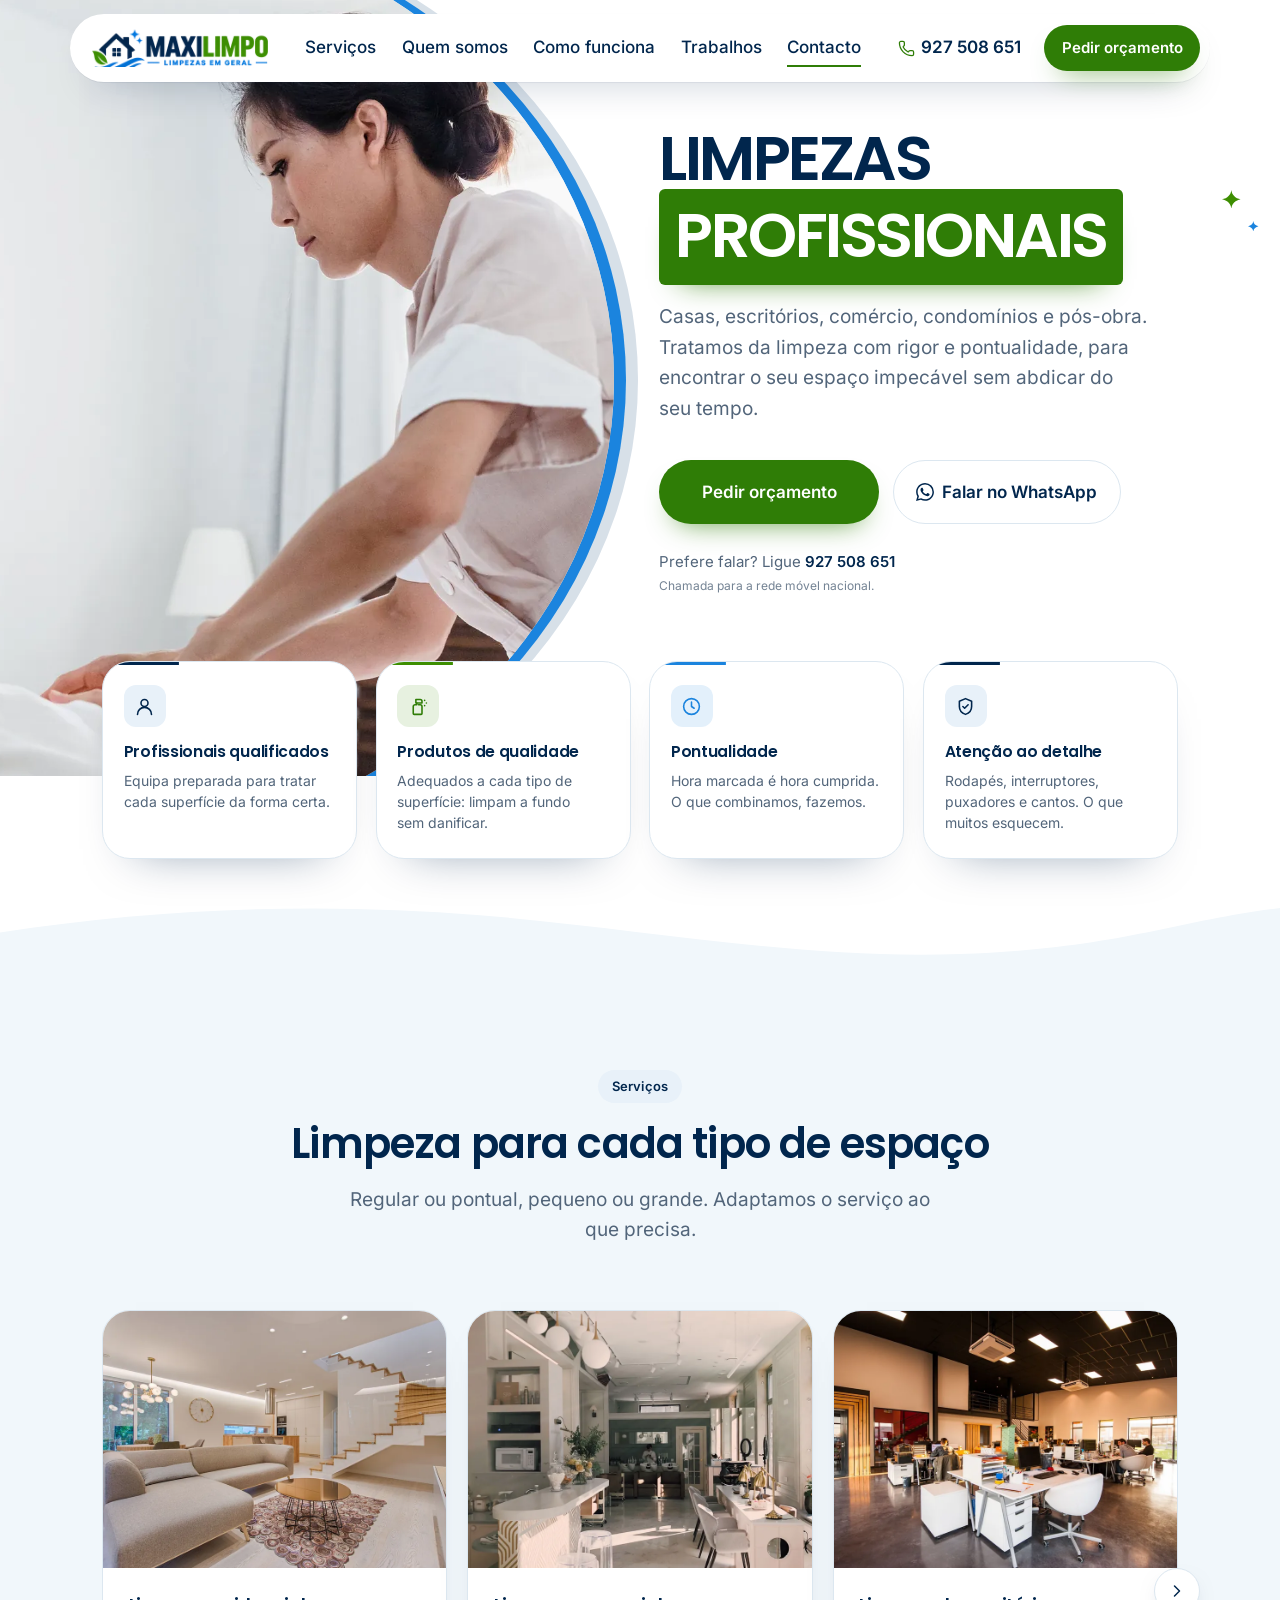
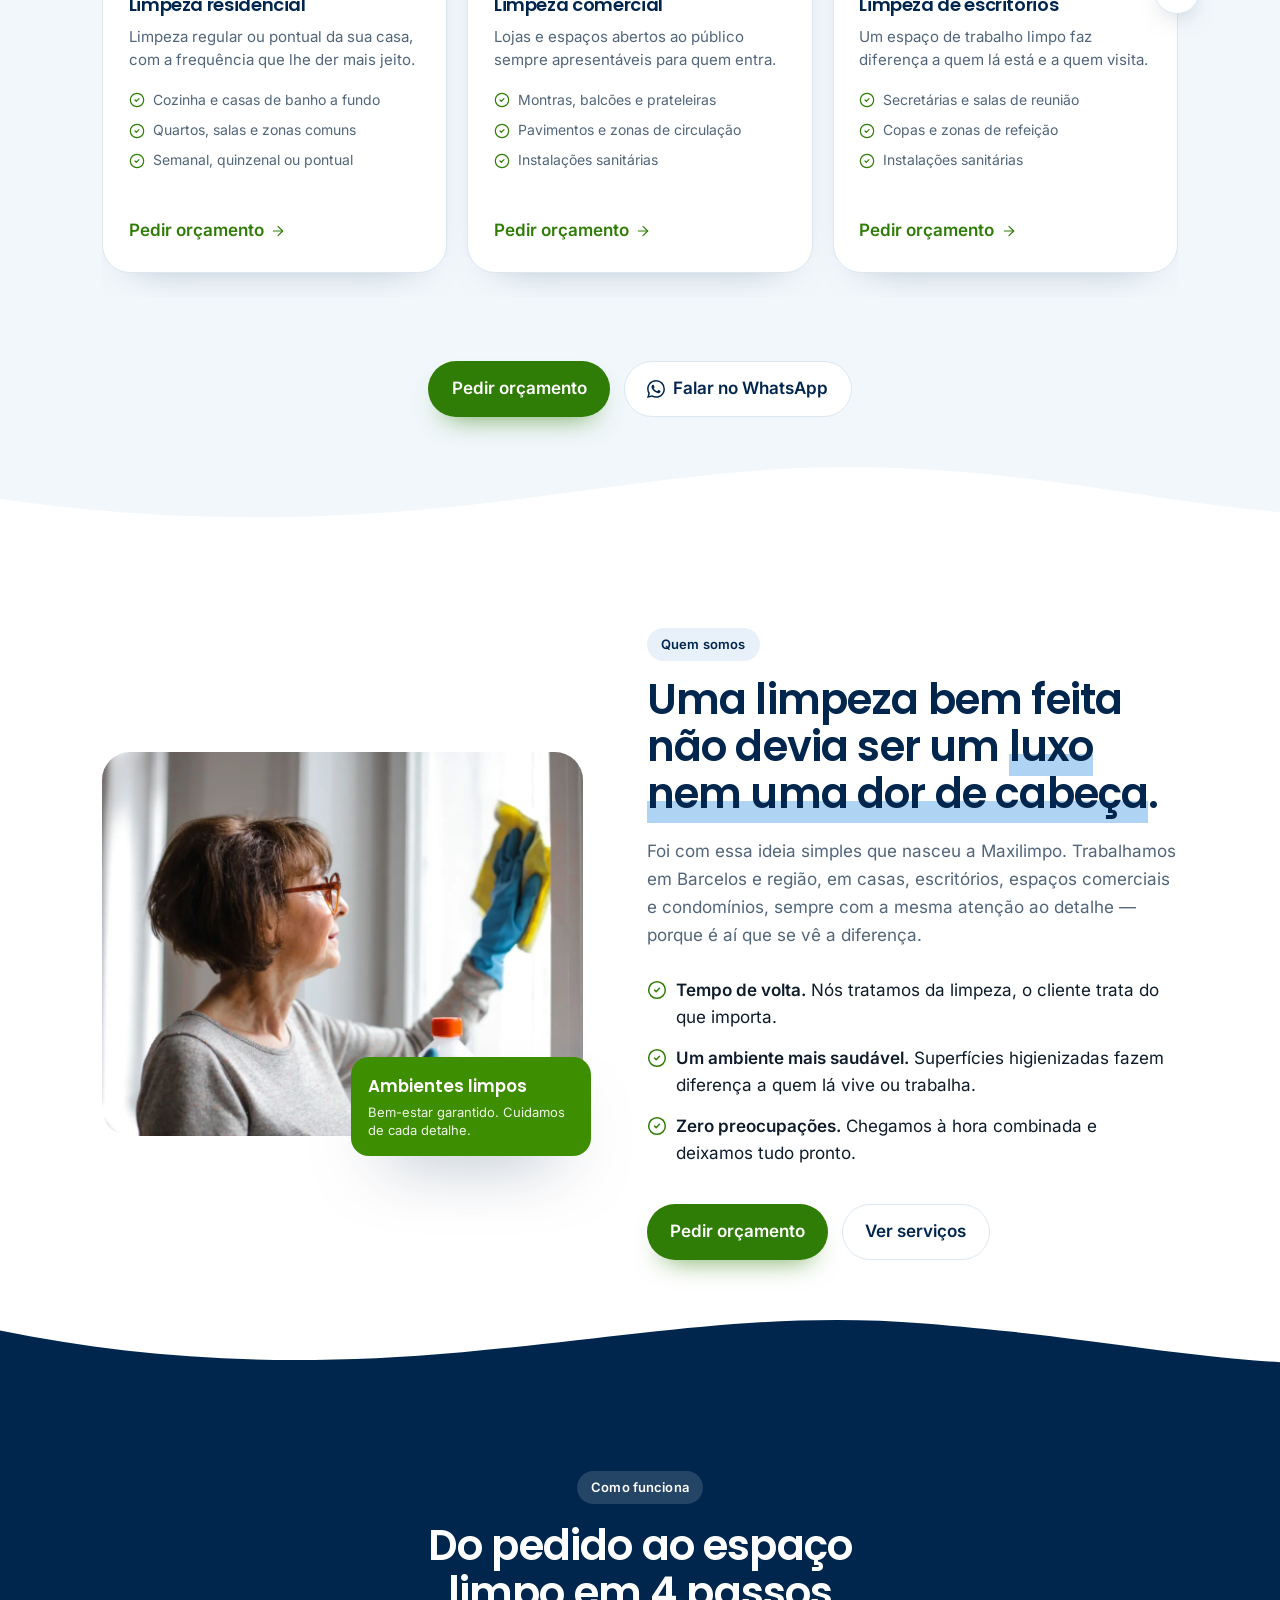
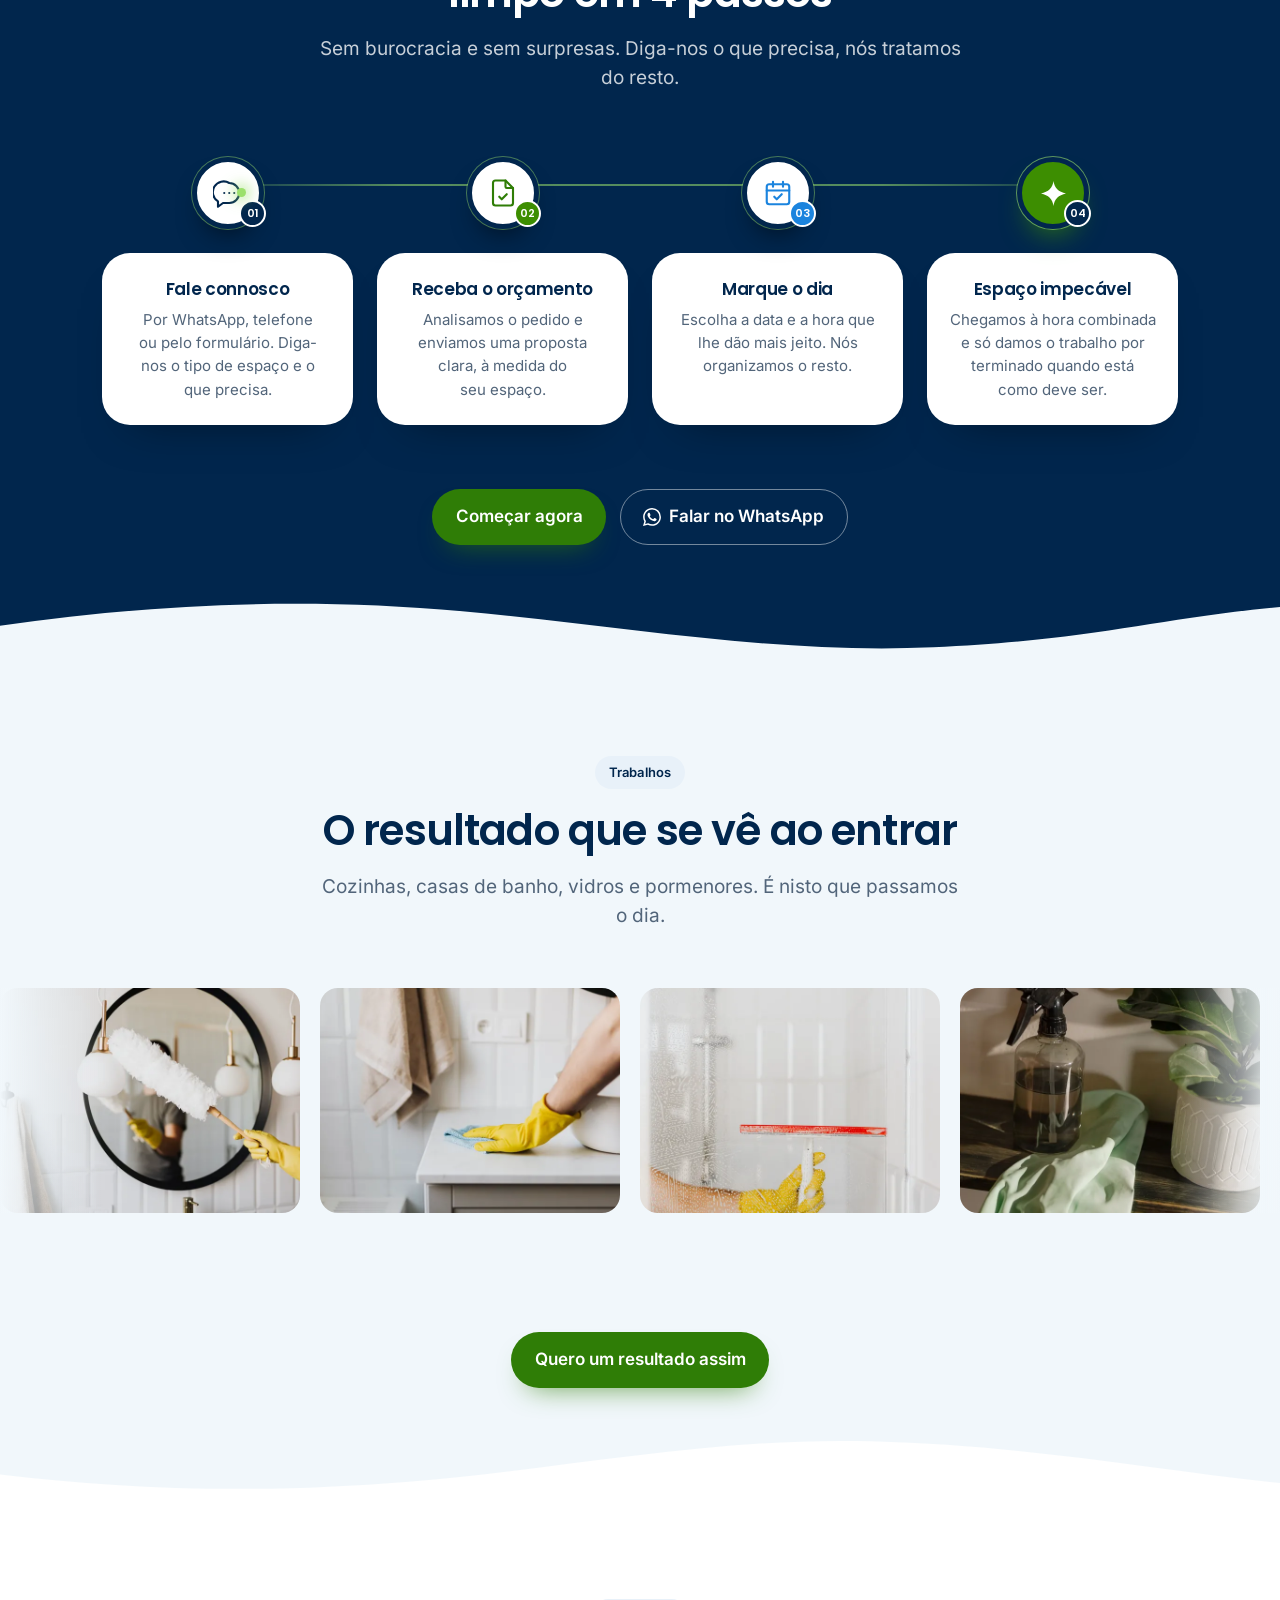
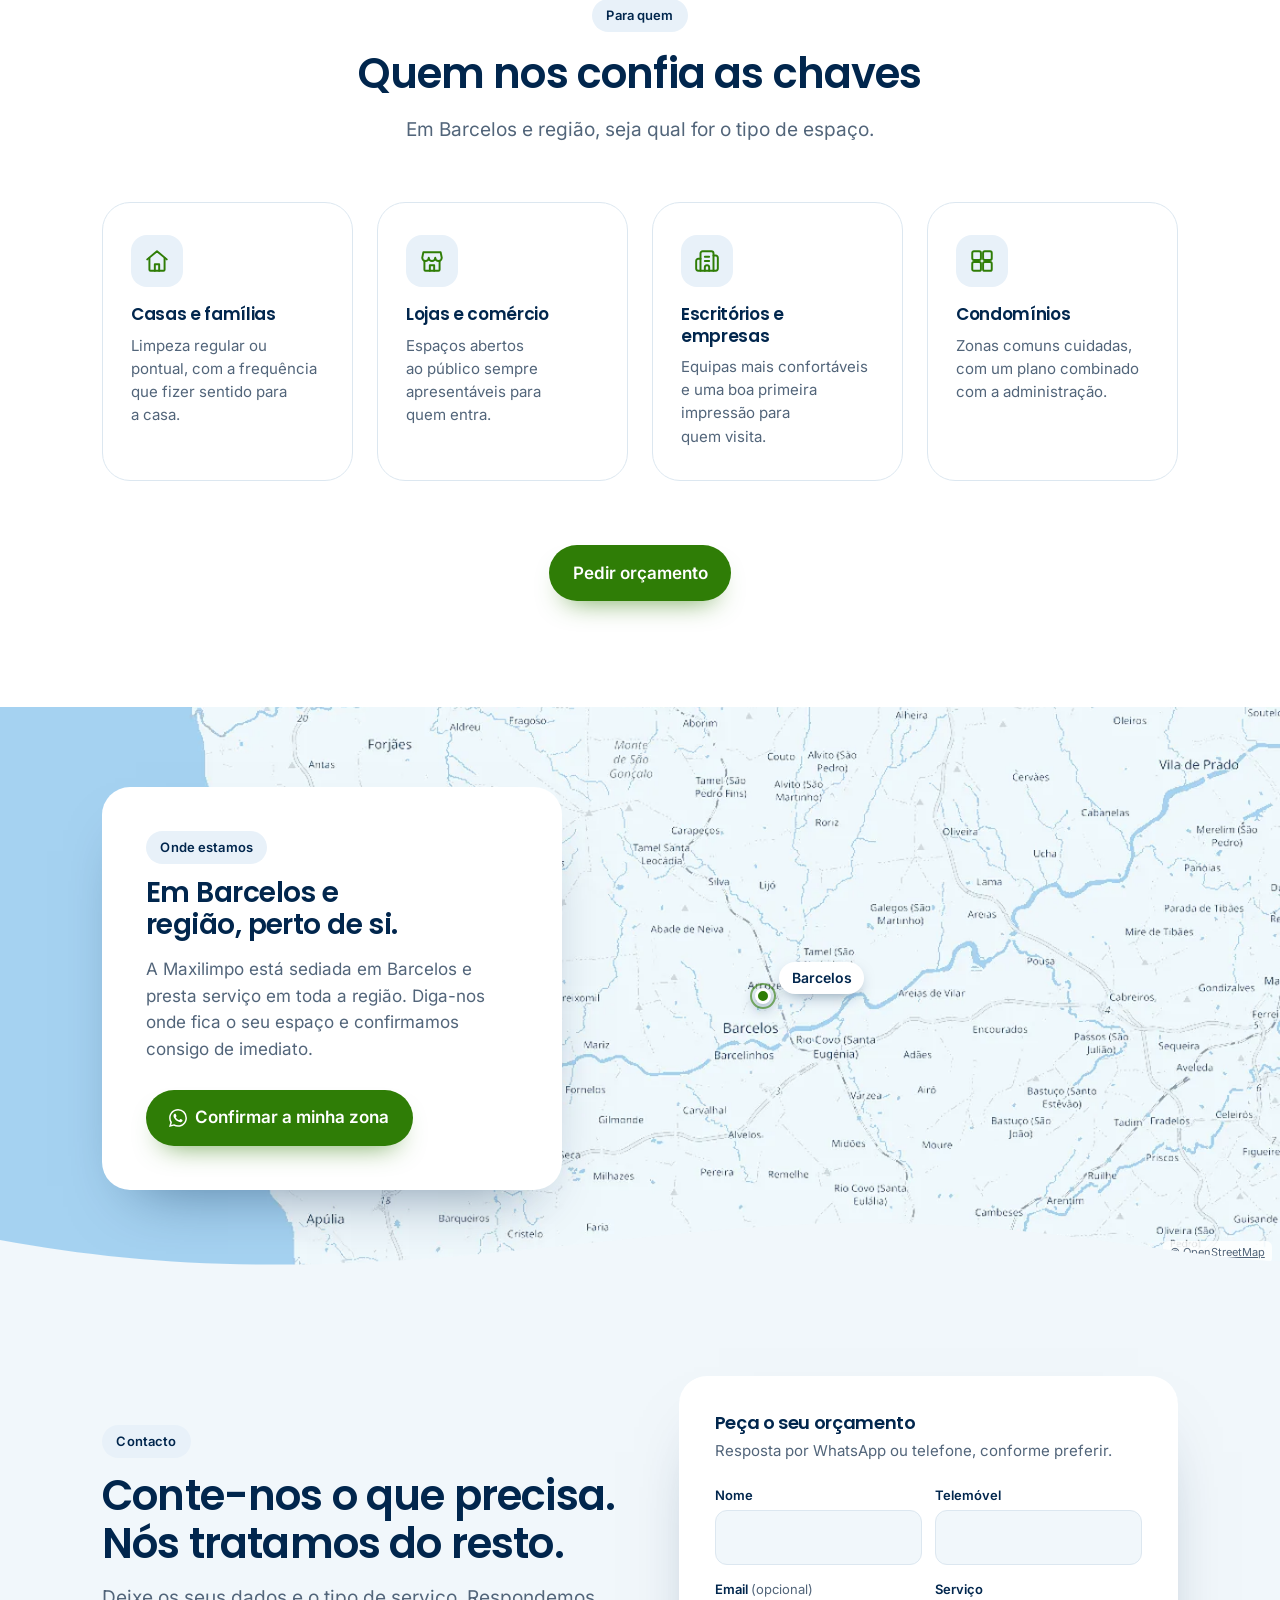
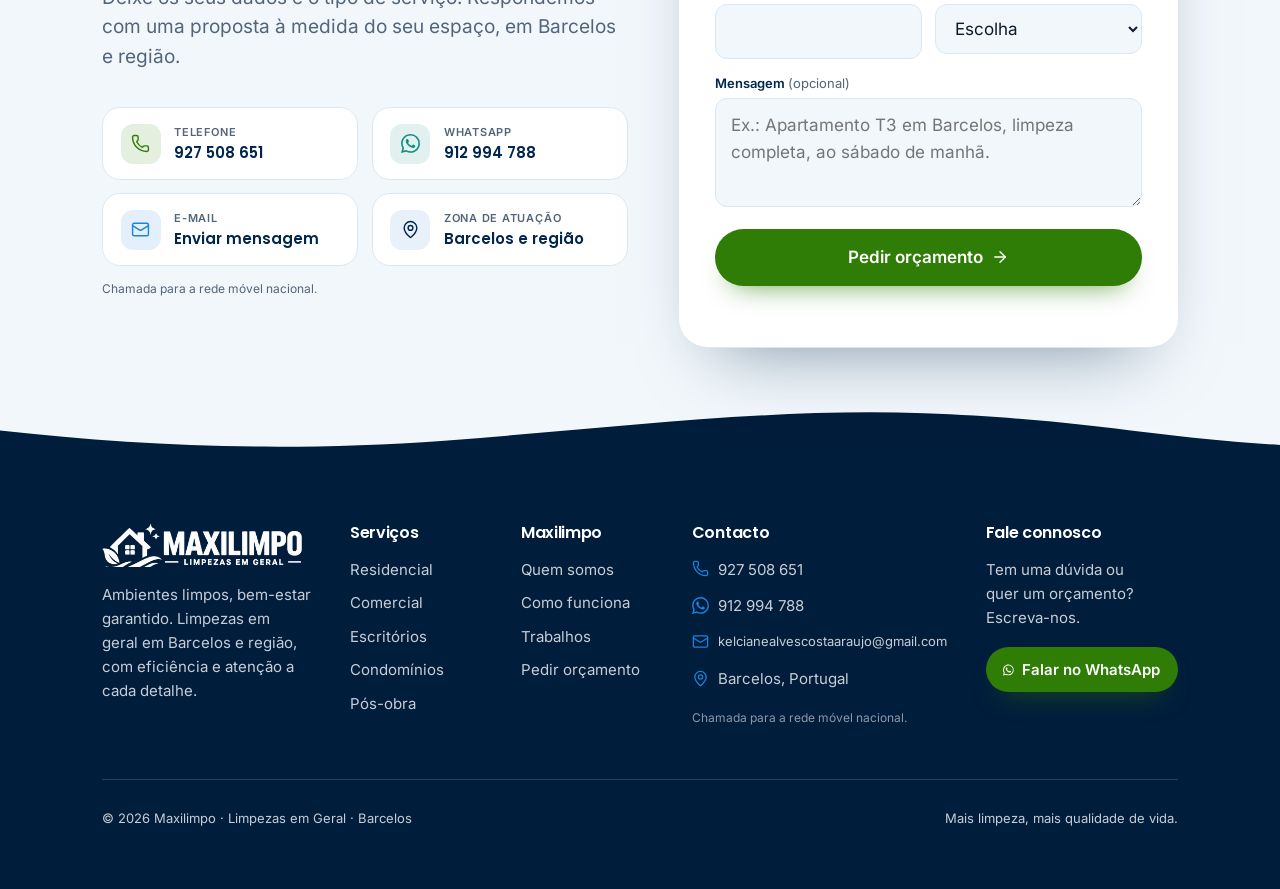
<file: index.html>
<!doctype html>
<html lang="pt-PT">
<head>
  <meta charset="utf-8">
  <meta name="viewport" content="width=device-width, initial-scale=1">
  <title>Maxilimpo | Limpezas Residenciais, Comerciais e Pós-Obra em Barcelos e região</title>
  <meta name="description" content="Limpezas profissionais em Barcelos e região: casas, escritórios, espaços comerciais, condomínios e pós-obra. Profissionais qualificados, produtos de qualidade e pontualidade. Peça o seu orçamento.">
  <meta name="theme-color" content="#01264D">
  <!-- TODO: quando houver domínio, adicionar <link rel="canonical"> e og:url -->
  <meta property="og:type" content="website">
  <meta property="og:locale" content="pt_PT">
  <meta property="og:title" content="Maxilimpo | Limpezas em Geral em Barcelos e região">
  <meta property="og:description" content="Mais limpeza, mais qualidade de vida. Limpezas para casas, empresas e condomínios em Barcelos e região.">
  <meta property="og:image" content="assets/img/fotos/hero.webp">

  <link rel="icon" href="favicon.ico" sizes="32x32">
  <link rel="icon" href="assets/img/icon-32.png" type="image/png">
  <link rel="apple-touch-icon" href="assets/img/icon-180.png">

  <link rel="preload" href="assets/fonts/poppins-600-latin.woff2" as="font" type="font/woff2" crossorigin>
  <link rel="preload" href="assets/fonts/inter-latin.woff2" as="font" type="font/woff2" crossorigin>
  <link rel="preload" as="image" type="image/webp" href="assets/img/fotos/hero-mobile.webp" media="(max-width: 979px)">
  <link rel="preload" as="image" type="image/webp" imagesrcset="assets/img/fotos/hero.webp 1100w, assets/img/fotos/hero-2x.webp 1500w" imagesizes="50vw" media="(min-width: 980px)">
  <link rel="stylesheet" href="css/styles.css">
  <script>document.documentElement.classList.add('js')</script>

  <script type="application/ld+json">
  {
    "@context": "https://schema.org",
    "@type": "LocalBusiness",
    "name": "Maxilimpo",
    "alternateName": "Maxilimpo — Limpezas em Geral",
    "slogan": "Mais limpeza, mais qualidade de vida.",
    "description": "Serviços de limpeza em Barcelos e região para casas, escritórios, espaços comerciais, condomínios e pós-obra.",
    "telephone": "+351927508651",
    "email": "kelcianealvescostaaraujo@gmail.com",
    "image": "assets/img/logo-maxilimpo-380.png",
    "address": {
      "@type": "PostalAddress",
      "addressLocality": "Barcelos",
      "addressRegion": "Braga",
      "addressCountry": "PT"
    },
    "areaServed": { "@type": "City", "name": "Barcelos" },
    "hasOfferCatalog": {
      "@type": "OfferCatalog",
      "name": "Serviços de limpeza",
      "itemListElement": [
        { "@type": "Offer", "itemOffered": { "@type": "Service", "name": "Limpeza residencial" } },
        { "@type": "Offer", "itemOffered": { "@type": "Service", "name": "Limpeza comercial" } },
        { "@type": "Offer", "itemOffered": { "@type": "Service", "name": "Limpeza de escritórios" } },
        { "@type": "Offer", "itemOffered": { "@type": "Service", "name": "Limpeza de condomínios" } },
        { "@type": "Offer", "itemOffered": { "@type": "Service", "name": "Limpeza pós-obra" } },
        { "@type": "Offer", "itemOffered": { "@type": "Service", "name": "Limpezas profundas" } }
      ]
    }
  }
  </script>
</head>
<body>

<svg width="0" height="0" style="position:absolute" aria-hidden="true" focusable="false">
  <defs>
    <symbol id="i-whatsapp" viewBox="0 0 24 24"><path fill="currentColor" stroke="none" d="M17.472 14.382c-.297-.149-1.758-.867-2.03-.967-.273-.099-.471-.148-.67.15-.197.297-.767.966-.94 1.164-.173.199-.347.223-.644.075-.297-.15-1.255-.463-2.39-1.475-.883-.788-1.48-1.761-1.653-2.059-.173-.297-.018-.458.13-.606.134-.133.298-.347.446-.52.149-.174.198-.298.298-.497.099-.198.05-.371-.025-.52-.075-.149-.669-1.612-.916-2.207-.242-.579-.487-.5-.669-.51-.173-.008-.371-.01-.57-.01-.198 0-.52.074-.792.372-.272.297-1.04 1.016-1.04 2.479 0 1.462 1.065 2.875 1.213 3.074.149.198 2.096 3.2 5.077 4.487.709.306 1.262.489 1.694.625.712.227 1.36.195 1.871.118.571-.085 1.758-.719 2.006-1.413.248-.694.248-1.289.173-1.413-.074-.124-.272-.198-.57-.347m-5.421 7.403h-.004a9.87 9.87 0 01-5.031-1.378l-.361-.214-3.741.982.998-3.648-.235-.374a9.86 9.86 0 01-1.51-5.26c.001-5.45 4.436-9.884 9.888-9.884 2.64 0 5.122 1.03 6.988 2.898a9.825 9.825 0 012.893 6.994c-.003 5.45-4.437 9.884-9.885 9.884m8.413-18.297A11.815 11.815 0 0012.05 0C5.495 0 .16 5.335.157 11.892c0 2.096.547 4.142 1.588 5.945L.057 24l6.305-1.654a11.882 11.882 0 005.683 1.448h.005c6.554 0 11.89-5.335 11.893-11.893a11.821 11.821 0 00-3.48-8.413Z"/></symbol>
    <symbol id="i-phone" viewBox="0 0 24 24"><path d="M13.832 16.568a1 1 0 0 0 1.213-.303l.355-.465A2 2 0 0 1 17 15h3a2 2 0 0 1 2 2v3a2 2 0 0 1-2 2A18 18 0 0 1 2 4a2 2 0 0 1 2-2h3a2 2 0 0 1 2 2v3a2 2 0 0 1-.8 1.6l-.468.351a1 1 0 0 0-.292 1.233 14 14 0 0 0 6.392 6.384"/></symbol>
    <symbol id="i-mail" viewBox="0 0 24 24"><path d="m22 7-8.991 5.727a2 2 0 0 1-2.009 0L2 7"/><rect x="2" y="4" width="20" height="16" rx="2"/></symbol>
    <symbol id="i-pin" viewBox="0 0 24 24"><path d="M20 10c0 4.993-5.539 10.193-7.399 11.799a1 1 0 0 1-1.202 0C9.539 20.193 4 14.993 4 10a8 8 0 0 1 16 0"/><circle cx="12" cy="10" r="3"/></symbol>
    <symbol id="i-home" viewBox="0 0 24 24"><path d="M3 10.5 12 3l9 7.5"/><path d="M5 9.5V20a1 1 0 0 0 1 1h12a1 1 0 0 0 1-1V9.5"/><path d="M10 21v-6h4v6"/></symbol>
    <symbol id="i-store" viewBox="0 0 24 24"><path d="M4 4h16l1 5a3 3 0 0 1-6 0 3 3 0 0 1-6 0 3 3 0 0 1-6 0z"/><path d="M5 12v8a1 1 0 0 0 1 1h12a1 1 0 0 0 1-1v-8"/><path d="M10 21v-5h4v5"/></symbol>
    <symbol id="i-building" viewBox="0 0 24 24"><path d="M10 12h4"/><path d="M10 8h4"/><path d="M14 21v-3a2 2 0 0 0-4 0v3"/><path d="M6 10H4a2 2 0 0 0-2 2v7a2 2 0 0 0 2 2h16a2 2 0 0 0 2-2V9a2 2 0 0 0-2-2h-2"/><path d="M6 21V5a2 2 0 0 1 2-2h8a2 2 0 0 1 2 2v16"/></symbol>
    <symbol id="i-blocks" viewBox="0 0 24 24"><rect x="3" y="3" width="8" height="8" rx="1.5"/><rect x="13" y="3" width="8" height="8" rx="1.5"/><rect x="3" y="13" width="8" height="8" rx="1.5"/><rect x="13" y="13" width="8" height="8" rx="1.5"/></symbol>
    <symbol id="i-spray" viewBox="0 0 24 24"><path d="M9 4h5a2 2 0 0 1 2 2v2H9z"/><path d="M10 8v2H8a2 2 0 0 0-2 2v8a1 1 0 0 0 1 1h8a1 1 0 0 0 1-1v-8a2 2 0 0 0-2-2h-2"/><path d="M19 5h.01"/><path d="M21 8h.01"/><path d="M19 11h.01"/></symbol>
    <symbol id="i-clock" viewBox="0 0 24 24"><circle cx="12" cy="12" r="9"/><path d="M12 7v5l3 2"/></symbol>
    <symbol id="i-shield" viewBox="0 0 24 24"><path d="M12 3 5 6v6c0 4.5 3 7.7 7 9 4-1.3 7-4.5 7-9V6z"/><path d="m9 12 2 2 4-4"/></symbol>
    <symbol id="i-user" viewBox="0 0 24 24"><circle cx="12" cy="8" r="4"/><path d="M4 21a8 8 0 0 1 16 0"/></symbol>
    <symbol id="i-check" viewBox="0 0 24 24"><circle cx="12" cy="12" r="10"/><path d="m9 12 2 2 4-4"/></symbol>
    <symbol id="i-chat" viewBox="0 0 24 24"><path d="M21 12a8 8 0 0 1-8 8H8l-4 3v-4.3A8 8 0 0 1 13 4a8 8 0 0 1 8 8"/><path d="M9 12h.01"/><path d="M13 12h.01"/><path d="M17 12h.01"/></symbol>
    <symbol id="i-file-check" viewBox="0 0 24 24"><path d="M6 22a2 2 0 0 1-2-2V4a2 2 0 0 1 2-2h8l6 6v12a2 2 0 0 1-2 2z"/><path d="M14 2v5a1 1 0 0 0 1 1h5"/><path class="tick" d="m9 15 2 2 4-4"/></symbol>
    <symbol id="i-calendar" viewBox="0 0 24 24"><rect x="3" y="5" width="18" height="16" rx="2"/><path d="M8 3v4"/><path d="M16 3v4"/><path d="M3 10h18"/><path class="tick" d="m9 15 2 2 4-4"/></symbol>
    <symbol id="i-arrow-right" viewBox="0 0 24 24"><path d="M5 12h14"/><path d="m12 5 7 7-7 7"/></symbol>
    <symbol id="i-chevron-left" viewBox="0 0 24 24"><path d="m15 18-6-6 6-6"/></symbol>
    <symbol id="i-chevron-right" viewBox="0 0 24 24"><path d="m9 18 6-6-6-6"/></symbol>
    <symbol id="i-menu" viewBox="0 0 24 24"><path d="M4 5h16"/><path d="M4 12h16"/><path d="M4 19h16"/></symbol>
    <symbol id="i-x" viewBox="0 0 24 24"><path d="M18 6 6 18"/><path d="m6 6 12 12"/></symbol>
    <!-- brilho de 4 pontas, eco do logótipo -->
    <symbol id="i-sparkle-solid" viewBox="0 0 24 24"><path d="M12 0c.7 6.3 4.9 10.6 12 12-7.1 1.4-11.3 5.7-12 12-.7-6.3-4.9-10.6-12-12C7.1 10.6 11.3 6.3 12 0Z"/></symbol>
  </defs>
</svg>

<a class="skip-link" href="#conteudo">Saltar para o conteúdo</a>

<header class="site-header">
  <div class="header-inner">
    <a class="brand" href="#topo" aria-label="Maxilimpo, início">
      <picture>
        <source srcset="assets/img/logo-maxilimpo-380.webp" type="image/webp">
        <img src="assets/img/logo-maxilimpo-380.png" alt="Maxilimpo — Limpezas em Geral" width="380" height="84">
      </picture>
    </a>

    <nav class="nav" id="menu" aria-label="Principal">
      <ul>
        <li><a href="#servicos">Serviços</a></li>
        <li><a href="#sobre">Quem somos</a></li>
        <li><a href="#como-funciona">Como funciona</a></li>
        <li><a href="#trabalhos">Trabalhos</a></li>
        <li><a href="#contacto">Contacto</a></li>
      </ul>
    </nav>

    <a class="header-phone" href="tel:+351927508651">
      <svg class="ico" aria-hidden="true"><use href="#i-phone"/></svg>927 508 651
    </a>
    <a class="btn btn-primary btn-sm header-cta" href="#contacto" data-quote>Pedir orçamento</a>

    <button class="menu-toggle" type="button" aria-expanded="false" aria-controls="menu">
      <svg class="ico ico-open" aria-hidden="true"><use href="#i-menu"/></svg>
      <svg class="ico ico-close" aria-hidden="true"><use href="#i-x"/></svg>
      <span class="sr-only">Abrir menu</span>
    </button>
  </div>
</header>

<main id="conteudo">

  <!-- ====================== 01 · Hero ====================== -->
  <section class="hero" id="topo" aria-labelledby="hero-title">
    <!-- Foto provisória (Pexels): substituir por foto real mantendo nome e proporção.
         Arcos: cinzento (fora), azul-água (meio) e a foto (dentro). -->
    <div class="hero-art">
      <div class="arc arc--grey" aria-hidden="true"></div>
      <div class="arc arc--blue" aria-hidden="true"></div>
      <div class="arc arc--photo">
        <picture>
          <source media="(min-width: 980px)" srcset="assets/img/fotos/hero.webp 1100w, assets/img/fotos/hero-2x.webp 1500w" sizes="52vw">
          <img src="assets/img/fotos/hero-mobile.webp" width="1000" height="760" alt="Profissional de limpeza a preparar a roupa de cama num quarto claro" fetchpriority="high">
        </picture>
      </div>
    </div>

    <div class="hero-copy">
      <div class="hero-wrap">
        <h1 id="hero-title">Limpezas<br><span class="hl">profissionais</span><span class="hl-spark hl-spark--a" aria-hidden="true"><svg viewBox="0 0 24 24"><use href="#i-sparkle-solid"/></svg></span><span class="hl-spark hl-spark--b" aria-hidden="true"><svg viewBox="0 0 24 24"><use href="#i-sparkle-solid"/></svg></span></h1>
        <p class="hero-lead">Casas, escritórios, comércio, condomínios e pós-obra. Tratamos da limpeza com rigor e pontualidade, para encontrar o seu espaço impecável sem abdicar do seu tempo.</p>
        <div class="hero-actions">
          <a class="btn btn-primary" href="#contacto" data-quote>Pedir orçamento</a>
          <a class="btn btn-line" href="https://wa.me/351912994788?text=Ol%C3%A1!%20Gostaria%20de%20pedir%20um%20or%C3%A7amento%20de%20limpeza." target="_blank" rel="noopener">
            <svg class="ico" aria-hidden="true"><use href="#i-whatsapp"/></svg>
            Falar no WhatsApp
          </a>
        </div>
        <p class="hero-phone">Prefere falar? Ligue <a href="tel:+351927508651">927 508 651</a>
          <small>Chamada para a rede móvel nacional.</small>
        </p>
      </div>
    </div>
  </section>

  <!-- ====================== 02 · Benefícios ====================== -->
  <section class="benefits" aria-label="Os nossos compromissos">
    <div class="wrap">
      <ul class="benefit-grid" role="list">
        <li class="benefit">
          <span class="benefit-ico" aria-hidden="true"><svg class="ico"><use href="#i-user"/></svg></span>
          <h3>Profissionais qualificados</h3>
          <p>Equipa preparada para tratar cada superfície da forma certa.</p>
        </li>
        <li class="benefit">
          <span class="benefit-ico" aria-hidden="true"><svg class="ico"><use href="#i-spray"/></svg></span>
          <h3>Produtos de qualidade</h3>
          <p>Adequados a cada tipo de superfície: limpam a fundo sem danificar.</p>
        </li>
        <li class="benefit">
          <span class="benefit-ico" aria-hidden="true"><svg class="ico"><use href="#i-clock"/></svg></span>
          <h3>Pontualidade</h3>
          <p>Hora marcada é hora cumprida. O que combinamos, fazemos.</p>
        </li>
        <li class="benefit">
          <span class="benefit-ico" aria-hidden="true"><svg class="ico"><use href="#i-shield"/></svg></span>
          <h3>Atenção ao detalhe</h3>
          <p>Rodapés, interruptores, puxadores e cantos. O que muitos esquecem.</p>
        </li>
      </ul>
    </div>
  </section>

  <!-- ====================== 03 · Serviços (carrossel) ====================== -->
  <section class="band band--tint" id="servicos" aria-labelledby="svc-title" data-sparkles>
    <div class="wave wave--tint" aria-hidden="true">
      <svg viewBox="0 0 1440 80" preserveAspectRatio="none"><path d="M0 80V34c180-34 360-42 540-24s360 62 540 54 240-46 360-64v80z"/></svg>
    </div>
    <div class="sparkles" aria-hidden="true"></div>
    <div class="wrap">
      <div class="head head--center">
        <span class="pill">Serviços</span>
        <h2 id="svc-title">Limpeza para cada tipo de espaço</h2>
        <p>Regular ou pontual, pequeno ou grande. Adaptamos o serviço ao que precisa.</p>
      </div>

      <div class="carousel" data-carousel>
        <div class="carousel-nav" aria-hidden="false">
          <button class="carousel-btn" type="button" data-dir="-1" aria-label="Serviços anteriores"><svg class="ico" aria-hidden="true"><use href="#i-chevron-left"/></svg></button>
          <button class="carousel-btn" type="button" data-dir="1" aria-label="Serviços seguintes"><svg class="ico" aria-hidden="true"><use href="#i-chevron-right"/></svg></button>
        </div>

        <ul class="svc-track" role="list">
          <li class="svc-card" id="residencial">
            <div class="svc-media">
              <img src="assets/img/servicos/residencial.webp" width="800" height="600" loading="lazy" alt="Sala de estar ampla, limpa e arrumada">
            </div>
            <div class="svc-body">
              <h3>Limpeza residencial</h3>
              <p>Limpeza regular ou pontual da sua casa, com a frequência que lhe der mais jeito.</p>
              <ul class="svc-points" role="list">
                <li><svg class="ico" aria-hidden="true"><use href="#i-check"/></svg>Cozinha e casas de banho a fundo</li>
                <li><svg class="ico" aria-hidden="true"><use href="#i-check"/></svg>Quartos, salas e zonas comuns</li>
                <li><svg class="ico" aria-hidden="true"><use href="#i-check"/></svg>Semanal, quinzenal ou pontual</li>
              </ul>
              <a class="link-arrow" href="#contacto" data-quote data-servico="Residencial">Pedir orçamento <svg class="ico" aria-hidden="true"><use href="#i-arrow-right"/></svg></a>
            </div>
          </li>

          <li class="svc-card" id="comercial">
            <div class="svc-media">
              <img src="assets/img/servicos/comercial.webp" width="800" height="600" loading="lazy" alt="Interior de um espaço comercial claro e arrumado">
            </div>
            <div class="svc-body">
              <h3>Limpeza comercial</h3>
              <p>Lojas e espaços abertos ao público sempre apresentáveis para quem entra.</p>
              <ul class="svc-points" role="list">
                <li><svg class="ico" aria-hidden="true"><use href="#i-check"/></svg>Montras, balcões e prateleiras</li>
                <li><svg class="ico" aria-hidden="true"><use href="#i-check"/></svg>Pavimentos e zonas de circulação</li>
                <li><svg class="ico" aria-hidden="true"><use href="#i-check"/></svg>Instalações sanitárias</li>
              </ul>
              <a class="link-arrow" href="#contacto" data-quote data-servico="Comercial">Pedir orçamento <svg class="ico" aria-hidden="true"><use href="#i-arrow-right"/></svg></a>
            </div>
          </li>

          <li class="svc-card" id="escritorios">
            <div class="svc-media">
              <img src="assets/img/servicos/escritorios.webp" width="800" height="600" loading="lazy" alt="Escritório aberto com secretárias e equipa a trabalhar">
            </div>
            <div class="svc-body">
              <h3>Limpeza de escritórios</h3>
              <p>Um espaço de trabalho limpo faz diferença a quem lá está e a quem visita.</p>
              <ul class="svc-points" role="list">
                <li><svg class="ico" aria-hidden="true"><use href="#i-check"/></svg>Secretárias e salas de reunião</li>
                <li><svg class="ico" aria-hidden="true"><use href="#i-check"/></svg>Copas e zonas de refeição</li>
                <li><svg class="ico" aria-hidden="true"><use href="#i-check"/></svg>Instalações sanitárias</li>
              </ul>
              <a class="link-arrow" href="#contacto" data-quote data-servico="Escritórios">Pedir orçamento <svg class="ico" aria-hidden="true"><use href="#i-arrow-right"/></svg></a>
            </div>
          </li>

          <li class="svc-card" id="condominios">
            <div class="svc-media">
              <img src="assets/img/servicos/condominios.webp" width="800" height="600" loading="lazy" alt="Corredor comum de um edifício, com luz natural">
            </div>
            <div class="svc-body">
              <h3>Condomínios</h3>
              <p>Definimos com a administração um plano de limpeza regular para as zonas comuns.</p>
              <ul class="svc-points" role="list">
                <li><svg class="ico" aria-hidden="true"><use href="#i-check"/></svg>Entradas, escadas e patamares</li>
                <li><svg class="ico" aria-hidden="true"><use href="#i-check"/></svg>Elevadores e corrimãos</li>
                <li><svg class="ico" aria-hidden="true"><use href="#i-check"/></svg>Garagens e arrecadações</li>
              </ul>
              <a class="link-arrow" href="#contacto" data-quote data-servico="Condomínio">Pedir orçamento <svg class="ico" aria-hidden="true"><use href="#i-arrow-right"/></svg></a>
            </div>
          </li>

          <li class="svc-card" id="pos-obra">
            <div class="svc-media">
              <img src="assets/img/servicos/pos-obra.webp" width="800" height="600" loading="lazy" alt="Divisão em obras, com escadotes e material de remodelação">
            </div>
            <div class="svc-body">
              <h3>Limpeza pós-obra</h3>
              <p>Pó fino, restos de tinta, cimento e resíduos removidos, para usar o espaço logo a seguir.</p>
              <ul class="svc-points" role="list">
                <li><svg class="ico" aria-hidden="true"><use href="#i-check"/></svg>Pó fino em todas as superfícies</li>
                <li><svg class="ico" aria-hidden="true"><use href="#i-check"/></svg>Tinta, cimento e autocolantes</li>
                <li><svg class="ico" aria-hidden="true"><use href="#i-check"/></svg>Vidros, caixilhos e rodapés</li>
              </ul>
              <a class="link-arrow" href="#contacto" data-quote data-servico="Pós-obra">Pedir orçamento <svg class="ico" aria-hidden="true"><use href="#i-arrow-right"/></svg></a>
            </div>
          </li>

          <li class="svc-card" id="profunda">
            <div class="svc-media">
              <img src="assets/img/servicos/profunda.webp" width="800" height="600" loading="lazy" alt="Mão com luva a limpar uma parede em detalhe">
            </div>
            <div class="svc-body">
              <h3>Limpezas profundas</h3>
              <p>Para quando o espaço precisa de mais do que a limpeza do costume.</p>
              <ul class="svc-points" role="list">
                <li><svg class="ico" aria-hidden="true"><use href="#i-check"/></svg>Limpeza a fundo, divisão a divisão</li>
                <li><svg class="ico" aria-hidden="true"><use href="#i-check"/></svg>Espaços muito tempo fechados</li>
                <li><svg class="ico" aria-hidden="true"><use href="#i-check"/></svg>Outros pedidos: fale connosco</li>
              </ul>
              <a class="link-arrow" href="#contacto" data-quote data-servico="Outro">Pedir orçamento <svg class="ico" aria-hidden="true"><use href="#i-arrow-right"/></svg></a>
            </div>
          </li>
        </ul>
      </div>

      <div class="cta-row">
        <a class="btn btn-primary" href="#contacto" data-quote>Pedir orçamento</a>
        <a class="btn btn-line" href="https://wa.me/351912994788?text=Ol%C3%A1!%20Gostaria%20de%20pedir%20um%20or%C3%A7amento%20de%20limpeza." target="_blank" rel="noopener">
          <svg class="ico" aria-hidden="true"><use href="#i-whatsapp"/></svg>
          Falar no WhatsApp
        </a>
      </div>
    </div>
  </section>

  <!-- ====================== 04 · Quem somos ====================== -->
  <section class="band" id="sobre" aria-labelledby="sobre-title" data-sparkles>
    <div class="wave wave--white" aria-hidden="true">
      <svg viewBox="0 0 1440 80" preserveAspectRatio="none"><path d="M0 80V46c150 26 300 34 480 14s330-64 510-58 300 46 450 62v16z"/></svg>
    </div>
    <div class="sparkles" aria-hidden="true"></div>
    <div class="wrap about">
      <div class="about-media">
        <!-- Foto provisória (Pexels) -->
        <img src="assets/img/fotos/sobre.webp" width="1000" height="800" loading="lazy" alt="Profissional de limpeza a limpar uma janela">
        <div class="about-badge">
          <strong>Ambientes limpos</strong>
          <span>Bem-estar garantido. Cuidamos de cada detalhe.</span>
        </div>
      </div>
      <div class="about-copy">
        <span class="pill">Quem somos</span>
        <h2 id="sobre-title">Uma limpeza bem feita não devia ser um <span class="hl-line">luxo nem uma dor de cabeça</span>.</h2>
        <p>Foi com essa ideia simples que nasceu a Maxilimpo. Trabalhamos em Barcelos e região, em casas, escritórios, espaços comerciais e condomínios, sempre com a mesma atenção ao detalhe — porque é aí que se vê a diferença.</p>
        <ul class="about-list" role="list">
          <li><svg class="ico" aria-hidden="true"><use href="#i-check"/></svg><span><strong>Tempo de volta.</strong> Nós tratamos da limpeza, o cliente trata do que importa.</span></li>
          <li><svg class="ico" aria-hidden="true"><use href="#i-check"/></svg><span><strong>Um ambiente mais saudável.</strong> Superfícies higienizadas fazem diferença a quem lá vive ou trabalha.</span></li>
          <li><svg class="ico" aria-hidden="true"><use href="#i-check"/></svg><span><strong>Zero preocupações.</strong> Chegamos à hora combinada e deixamos tudo pronto.</span></li>
        </ul>
        <div class="about-actions">
          <a class="btn btn-primary" href="#contacto" data-quote>Pedir orçamento</a>
          <a class="btn btn-line" href="#servicos">Ver serviços</a>
        </div>
      </div>
    </div>
  </section>

  <!-- ====================== 05 · Como funciona ====================== -->
  <section class="band band--navy" id="como-funciona" aria-labelledby="steps-title">
    <div class="wave wave--navy" aria-hidden="true">
      <svg viewBox="0 0 1440 80" preserveAspectRatio="none"><path d="M0 80V30c160 40 320 52 520 30s340-58 520-40 260 42 400 54v6z"/></svg>
    </div>
    <div class="wrap">
      <div class="head head--center">
        <span class="pill pill--light">Como funciona</span>
        <h2 id="steps-title">Do pedido ao espaço limpo em 4 passos</h2>
        <p>Sem burocracia e sem surpresas. Diga-nos o que precisa, nós tratamos do resto.</p>
      </div>
      <ol class="step-grid" role="list">
        <li class="step">
          <span class="step-n" aria-hidden="true">
            <svg class="ico step-ico"><use href="#i-chat"/></svg>
            <span class="step-num">01</span>
          </span>
          <div class="step-card">
            <h3>Fale connosco</h3>
            <p>Por WhatsApp, telefone ou pelo formulário. Diga-nos o tipo de espaço e o que precisa.</p>
          </div>
        </li>
        <li class="step">
          <span class="step-n" aria-hidden="true">
            <svg class="ico step-ico"><use href="#i-file-check"/></svg>
            <span class="step-num">02</span>
          </span>
          <div class="step-card">
            <h3>Receba o orçamento</h3>
          <!-- ⚠️ "sem compromisso" e prazo de resposta: confirmar com a cliente antes de publicar -->
            <p>Analisamos o pedido e enviamos uma proposta clara, à medida do seu espaço.</p>
          </div>
        </li>
        <li class="step">
          <span class="step-n" aria-hidden="true">
            <svg class="ico step-ico"><use href="#i-calendar"/></svg>
            <span class="step-num">03</span>
          </span>
          <div class="step-card">
            <h3>Marque o dia</h3>
            <p>Escolha a data e a hora que lhe dão mais jeito. Nós organizamos o resto.</p>
          </div>
        </li>
        <li class="step">
          <span class="step-n" aria-hidden="true">
            <svg class="ico step-ico"><use href="#i-sparkle-solid"/></svg>
            <span class="step-num">04</span>
          </span>
          <div class="step-card">
            <h3>Espaço impecável</h3>
            <p>Chegamos à hora combinada e só damos o trabalho por terminado quando está como deve ser.</p>
          </div>
        </li>
      </ol>
      <div class="cta-row">
        <a class="btn btn-primary" href="#contacto" data-quote>Começar agora</a>
        <a class="btn btn-line-light" href="https://wa.me/351912994788?text=Ol%C3%A1!%20Gostaria%20de%20pedir%20um%20or%C3%A7amento%20de%20limpeza." target="_blank" rel="noopener">
          <svg class="ico" aria-hidden="true"><use href="#i-whatsapp"/></svg>
          Falar no WhatsApp
        </a>
      </div>
    </div>
  </section>

  <!-- ====================== 06 · Trabalhos (DEMONSTRAÇÃO) ======================
       Carrossel de fotos ilustrativas. Antes de publicar: substituir por
       fotografias reais dos trabalhos e retirar o selo .demo-badge.
       Apresentar fotos de banco como trabalho próprio é publicidade enganosa. -->
  <section class="band band--tint" id="trabalhos" aria-labelledby="trab-title" data-sparkles>
    <div class="wave wave--tint" aria-hidden="true">
      <svg viewBox="0 0 1440 80" preserveAspectRatio="none"><path d="M0 80V44c170-30 340-40 520-20s350 60 530 50 250-40 390-56v62z"/></svg>
    </div>
    <div class="sparkles" aria-hidden="true"></div>
    <div class="wrap">
      <div class="head head--center">
        <span class="pill">Trabalhos</span>
        <h2 id="trab-title">O resultado que se vê ao entrar</h2>
        <p>Cozinhas, casas de banho, vidros e pormenores. É nisto que passamos o dia.</p>
      </div>
    </div>

    <div class="marquee" data-marquee>
      <div class="marquee-track">
        <figure><img src="assets/img/galeria/g1.webp" width="640" height="480" loading="lazy" alt="Espanador a limpar um espelho redondo"></figure>
        <figure><img src="assets/img/galeria/g2.webp" width="640" height="480" loading="lazy" alt="Bancada de casa de banho a ser limpa"></figure>
        <figure><img src="assets/img/galeria/g3.webp" width="640" height="480" loading="lazy" alt="Base de duche a ser limpa"></figure>
        <figure><img src="assets/img/galeria/g4.webp" width="640" height="480" loading="lazy" alt="Produtos de limpeza e luvas arrumados"></figure>
        <figure><img src="assets/img/galeria/g5.webp" width="640" height="480" loading="lazy" alt="Carpete a ser aspirada"></figure>
        <figure><img src="assets/img/galeria/g6.webp" width="640" height="480" loading="lazy" alt="Chão de madeira a ser varrido"></figure>
        <figure><img src="assets/img/galeria/g7.webp" width="640" height="480" loading="lazy" alt="Casa de banho limpa e luminosa"></figure>
        <figure><img src="assets/img/galeria/g8.webp" width="640" height="480" loading="lazy" alt="Pormenor de um lavatório limpo"></figure>
      </div>
    </div>

    <div class="wrap">
      <p class="marquee-note"><span class="demo-badge">Fotos ilustrativas</span></p>
      <div class="cta-row">
        <a class="btn btn-primary" href="#contacto" data-quote>Quero um resultado assim</a>
      </div>
    </div>
  </section>

  <!-- ====================== 07 · Para quem ====================== -->
  <section class="band" aria-labelledby="quem-title" data-sparkles>
    <div class="wave wave--white" aria-hidden="true">
      <svg viewBox="0 0 1440 80" preserveAspectRatio="none"><path d="M0 80V52c140 20 280 28 460 10S800 0 980 6s320 40 460 58v16z"/></svg>
    </div>
    <div class="sparkles" aria-hidden="true"></div>
    <div class="wrap">
      <div class="head head--center">
        <span class="pill">Para quem</span>
        <h2 id="quem-title">Quem nos&nbsp;confia as chaves</h2>
        <p>Em Barcelos e região, seja qual for o tipo de espaço.</p>
      </div>
      <ul class="who-grid" role="list">
        <li class="who-card">
          <span class="who-ico" aria-hidden="true"><svg class="ico"><use href="#i-home"/></svg></span>
          <h3>Casas e famílias</h3>
          <p>Limpeza regular ou pontual, com a frequência que fizer sentido para a casa.</p>
        </li>
        <li class="who-card">
          <span class="who-ico" aria-hidden="true"><svg class="ico"><use href="#i-store"/></svg></span>
          <h3>Lojas e comércio</h3>
          <p>Espaços abertos ao público sempre apresentáveis para quem entra.</p>
        </li>
        <li class="who-card">
          <span class="who-ico" aria-hidden="true"><svg class="ico"><use href="#i-building"/></svg></span>
          <h3>Escritórios e empresas</h3>
          <p>Equipas mais confortáveis e uma boa primeira impressão para quem visita.</p>
        </li>
        <li class="who-card">
          <span class="who-ico" aria-hidden="true"><svg class="ico"><use href="#i-blocks"/></svg></span>
          <h3>Condomínios</h3>
          <p>Zonas comuns cuidadas, com um plano combinado com a administração.</p>
        </li>
      </ul>
      <div class="cta-row">
        <a class="btn btn-primary" href="#contacto" data-quote>Pedir orçamento</a>
      </div>
    </div>
  </section>

  <!-- ====================== 08 · Onde estamos (Barcelos) ====================== -->
  <section class="place" aria-labelledby="place-title">
    <div class="place-media">
      <picture>
        <source media="(min-width: 900px)" srcset="assets/img/fotos/mapa-barcelos-1400.webp 1400w, assets/img/fotos/mapa-barcelos-2560.webp 2560w" sizes="100vw">
        <img src="assets/img/fotos/mapa-barcelos-1400.webp" width="1400" height="840" loading="lazy" alt="Mapa da região de Barcelos, entre Braga e a costa">
      </picture>
      <span class="place-pin" aria-hidden="true"><span class="pin-dot"></span><span class="pin-label">Barcelos</span></span>
      <small class="map-credit">© <a href="https://www.openstreetmap.org/copyright" target="_blank" rel="noopener">OpenStreetMap</a></small>
    </div>
    <div class="wrap place-inner">
      <div class="place-box">
        <span class="pill">Onde estamos</span>
        <h2 id="place-title">Em Barcelos e região, perto de si.</h2>
        <!-- TODO: confirmar com a cliente o raio exato de deslocação (freguesias / concelhos vizinhos) -->
        <p>A Maxilimpo está sediada em Barcelos e presta serviço em toda a região. Diga-nos onde fica o seu espaço e confirmamos consigo de imediato.</p>
        <a class="btn btn-primary" href="https://wa.me/351912994788?text=Ol%C3%A1!%20Gostaria%20de%20saber%20se%20atendem%20na%20minha%20zona." target="_blank" rel="noopener">
          <svg class="ico" aria-hidden="true"><use href="#i-whatsapp"/></svg>
          Confirmar a minha zona
        </a>
      </div>
    </div>
  </section>

  <!-- ====================== 09 · CTA final + formulário ====================== -->
  <section class="band final" id="contacto" aria-labelledby="cta-title">
    <div class="wave wave--tint" aria-hidden="true">
      <svg viewBox="0 0 1440 80" preserveAspectRatio="none"><path d="M0 80V36c150 34 300 44 500 24s360-56 540-46 260 40 400 52v14z"/></svg>
    </div>
    <div class="wrap">
      <div class="final-grid">
        <div>
          <span class="pill">Contacto</span>
          <h2 id="cta-title">Conte-nos o que precisa. Nós tratamos do resto.</h2>
          <p>Deixe os seus dados e o tipo de serviço. Respondemos com uma proposta à medida do seu espaço, em Barcelos e região.</p>
          <ul class="final-contacts" role="list">
            <li>
              <span class="ci" aria-hidden="true"><svg class="ico"><use href="#i-phone"/></svg></span>
              <a href="tel:+351927508651">
                <span class="ct-label">Telefone</span>
                <span class="ct-value">927 508 651</span>
              </a>
            </li>
            <li>
              <span class="ci" aria-hidden="true"><svg class="ico"><use href="#i-whatsapp"/></svg></span>
              <a href="https://wa.me/351912994788?text=Ol%C3%A1!%20Gostaria%20de%20pedir%20um%20or%C3%A7amento%20de%20limpeza." target="_blank" rel="noopener">
                <span class="ct-label">WhatsApp</span>
                <span class="ct-value">912 994 788</span>
              </a>
            </li>
            <li>
              <span class="ci" aria-hidden="true"><svg class="ico"><use href="#i-mail"/></svg></span>
              <a href="mailto:kelcianealvescostaaraujo@gmail.com">
                <span class="ct-label">E-mail</span>
                <span class="ct-value">Enviar mensagem</span>
              </a>
            </li>
            <li>
              <span class="ci" aria-hidden="true"><svg class="ico"><use href="#i-pin"/></svg></span>
              <span>
                <span class="ct-label">Zona de atuação</span>
                <span class="ct-value">Barcelos e região</span>
              </span>
            </li>
          </ul>
          <p class="final-note">Chamada para a rede móvel nacional.</p>
        </div>

        <!-- O envio ainda não está ligado a nenhum serviço: ver sendQuote() em js/main.js -->
        <div class="final-card">
        <h3>Peça o seu orçamento</h3>
        <p class="fc-sub">Resposta por WhatsApp ou telefone, conforme preferir.</p>
        <form class="form-grid" id="form-final" novalidate>
          <div class="form-row">
            <div class="field">
              <label for="f-nome">Nome</label>
              <input id="f-nome" name="nome" type="text" autocomplete="name" required>
            </div>
            <div class="field">
              <label for="f-telefone">Telemóvel</label>
              <input id="f-telefone" name="telefone" type="tel" autocomplete="tel" inputmode="tel" required>
            </div>
          </div>
          <div class="form-row">
            <div class="field">
              <label for="f-email">Email <span class="opt">(opcional)</span></label>
              <input id="f-email" name="email" type="email" autocomplete="email">
            </div>
            <div class="field">
              <label for="f-servico">Serviço</label>
              <select id="f-servico" name="servico" required>
                <option value="" selected disabled>Escolha</option>
                <option>Residencial</option>
                <option>Comercial</option>
                <option>Escritórios</option>
                <option>Condomínio</option>
                <option>Pós-obra</option>
                <option>Outro</option>
              </select>
            </div>
          </div>
          <div class="field">
            <label for="f-mensagem">Mensagem <span class="opt">(opcional)</span></label>
            <textarea id="f-mensagem" name="mensagem" rows="3" placeholder="Ex.: Apartamento T3 em Barcelos, limpeza completa, ao sábado de manhã."></textarea>
          </div>
          <button class="btn btn-primary btn-block" type="submit">
            Pedir orçamento
            <svg class="ico" aria-hidden="true"><use href="#i-arrow-right"/></svg>
          </button>
          <p class="form-status" role="status" aria-live="polite"></p>
          <!-- TODO RGPD: ativar quando existir a Política de Privacidade
          <label class="consent"><input type="checkbox" name="rgpd" required> Aceito que a Maxilimpo utilize estes dados apenas para responder ao meu pedido.</label> -->
        </form>
        </div>
      </div>
    </div>
  </section>

</main>

<footer class="site-footer">
  <div class="wave wave--deep" aria-hidden="true">
    <svg viewBox="0 0 1440 80" preserveAspectRatio="none"><path d="M0 80V48c160 22 320 30 500 14s360-46 540-38 260 34 400 44v12z"/></svg>
  </div>
  <div class="wrap">
    <div class="footer-grid">
      <div class="footer-brand">
        <picture>
          <source srcset="assets/img/logo-maxilimpo-branco-380.webp" type="image/webp">
          <img src="assets/img/logo-maxilimpo-branco-380.png" alt="Maxilimpo — Limpezas em Geral" width="380" height="84" loading="lazy">
        </picture>
        <p>Ambientes limpos, bem-estar garantido. Limpezas em geral em Barcelos e região, com eficiência e atenção a cada detalhe.</p>
      </div>
      <nav aria-labelledby="ft-svc">
        <h3 id="ft-svc">Serviços</h3>
        <ul class="footer-links" role="list">
          <li><a href="#residencial">Residencial</a></li>
          <li><a href="#comercial">Comercial</a></li>
          <li><a href="#escritorios">Escritórios</a></li>
          <li><a href="#condominios">Condomínios</a></li>
          <li><a href="#pos-obra">Pós-obra</a></li>
        </ul>
      </nav>
      <nav aria-labelledby="ft-emp">
        <h3 id="ft-emp">Maxilimpo</h3>
        <ul class="footer-links" role="list">
          <li><a href="#sobre">Quem somos</a></li>
          <li><a href="#como-funciona">Como funciona</a></li>
          <li><a href="#trabalhos">Trabalhos</a></li>
          <li><a href="#contacto" data-quote>Pedir orçamento</a></li>
        </ul>
      </nav>
      <div>
        <h3>Contacto</h3>
        <ul class="footer-links footer-contact" role="list">
          <li><a href="tel:+351927508651"><svg class="ico" aria-hidden="true"><use href="#i-phone"/></svg>927 508 651</a></li>
          <li><a href="https://wa.me/351912994788" target="_blank" rel="noopener"><svg class="ico" aria-hidden="true"><use href="#i-whatsapp"/></svg>912 994 788</a></li>
          <li><a class="footer-mail" href="mailto:kelcianealvescostaaraujo@gmail.com"><svg class="ico" aria-hidden="true"><use href="#i-mail"/></svg>kelcianealvescostaaraujo@gmail.com</a></li>
          <li><span><svg class="ico" aria-hidden="true"><use href="#i-pin"/></svg>Barcelos, Portugal</span></li>
        </ul>
        <p class="footer-note">Chamada para a rede móvel nacional.</p>
      </div>
      <div class="footer-wa">
        <h3>Fale connosco</h3>
        <p>Tem uma dúvida ou quer um orçamento? Escreva-nos.</p>
        <a class="btn btn-primary btn-sm" href="https://wa.me/351912994788?text=Ol%C3%A1!%20Gostaria%20de%20pedir%20um%20or%C3%A7amento%20de%20limpeza." target="_blank" rel="noopener">
          <svg class="ico" aria-hidden="true"><use href="#i-whatsapp"/></svg>
          Falar no WhatsApp
        </a>
      </div>
    </div>
    <div class="footer-bottom">
      <p>© <span id="year">2026</span> Maxilimpo · Limpezas em Geral · Barcelos</p>
      <!-- TODO legal: Política de Privacidade, Política de Cookies e Livro de Reclamações Eletrónico -->
      <p>Mais limpeza, mais qualidade de vida.</p>
    </div>
  </div>
</footer>

<a class="wa-float" href="https://wa.me/351912994788?text=Ol%C3%A1!%20Gostaria%20de%20pedir%20um%20or%C3%A7amento%20de%20limpeza." target="_blank" rel="noopener" aria-label="Falar no WhatsApp">
  <svg class="ico" aria-hidden="true"><use href="#i-whatsapp"/></svg>
</a>

<div class="mobile-bar">
  <a class="btn btn-line btn-sm" href="#contacto" data-quote>Pedir orçamento</a>
  <a class="btn btn-primary btn-sm" href="https://wa.me/351912994788?text=Ol%C3%A1!%20Gostaria%20de%20pedir%20um%20or%C3%A7amento%20de%20limpeza." target="_blank" rel="noopener">
    <svg class="ico" aria-hidden="true"><use href="#i-whatsapp"/></svg>
    WhatsApp
  </a>
</div>

<dialog class="modal" id="quote-modal" aria-labelledby="qm-title">
  <div class="modal-card">
    <button class="modal-close" type="button" data-close aria-label="Fechar"><svg class="ico" aria-hidden="true"><use href="#i-x"/></svg></button>
    <span class="pill pill--green">Orçamento</span>
    <h2 id="qm-title">Peça o seu orçamento</h2>
    <p class="modal-lead">Conte-nos o que precisa e respondemos com uma proposta à medida.</p>
    <form class="form-grid" id="form-modal" novalidate>
      <div class="field">
        <label for="m-nome">Nome</label>
        <input id="m-nome" name="nome" type="text" autocomplete="name" required>
      </div>
      <div class="form-row">
        <div class="field">
          <label for="m-telefone">Telemóvel</label>
          <input id="m-telefone" name="telefone" type="tel" autocomplete="tel" inputmode="tel" required>
        </div>
        <div class="field">
          <label for="m-servico">Serviço</label>
          <select id="m-servico" name="servico" required>
            <option value="" selected disabled>Escolha</option>
            <option>Residencial</option>
            <option>Comercial</option>
            <option>Escritórios</option>
            <option>Condomínio</option>
            <option>Pós-obra</option>
            <option>Outro</option>
          </select>
        </div>
      </div>
      <div class="field">
        <label for="m-local">Localidade <span class="opt">(opcional)</span></label>
        <input id="m-local" name="localidade" type="text" autocomplete="address-level2" placeholder="Ex.: Barcelos">
      </div>
      <button class="btn btn-primary btn-block" type="submit">Pedir orçamento</button>
      <p class="form-status" role="status" aria-live="polite"></p>
    </form>
    <p class="qc-alt">Ou fale já connosco
      <a href="https://wa.me/351912994788?text=Ol%C3%A1!%20Gostaria%20de%20pedir%20um%20or%C3%A7amento%20de%20limpeza." target="_blank" rel="noopener">
        <svg class="ico" aria-hidden="true"><use href="#i-whatsapp"/></svg>912 994 788
      </a>
    </p>
  </div>
</dialog>

<script src="js/main.js" defer></script>
</body>
</html>
</file>
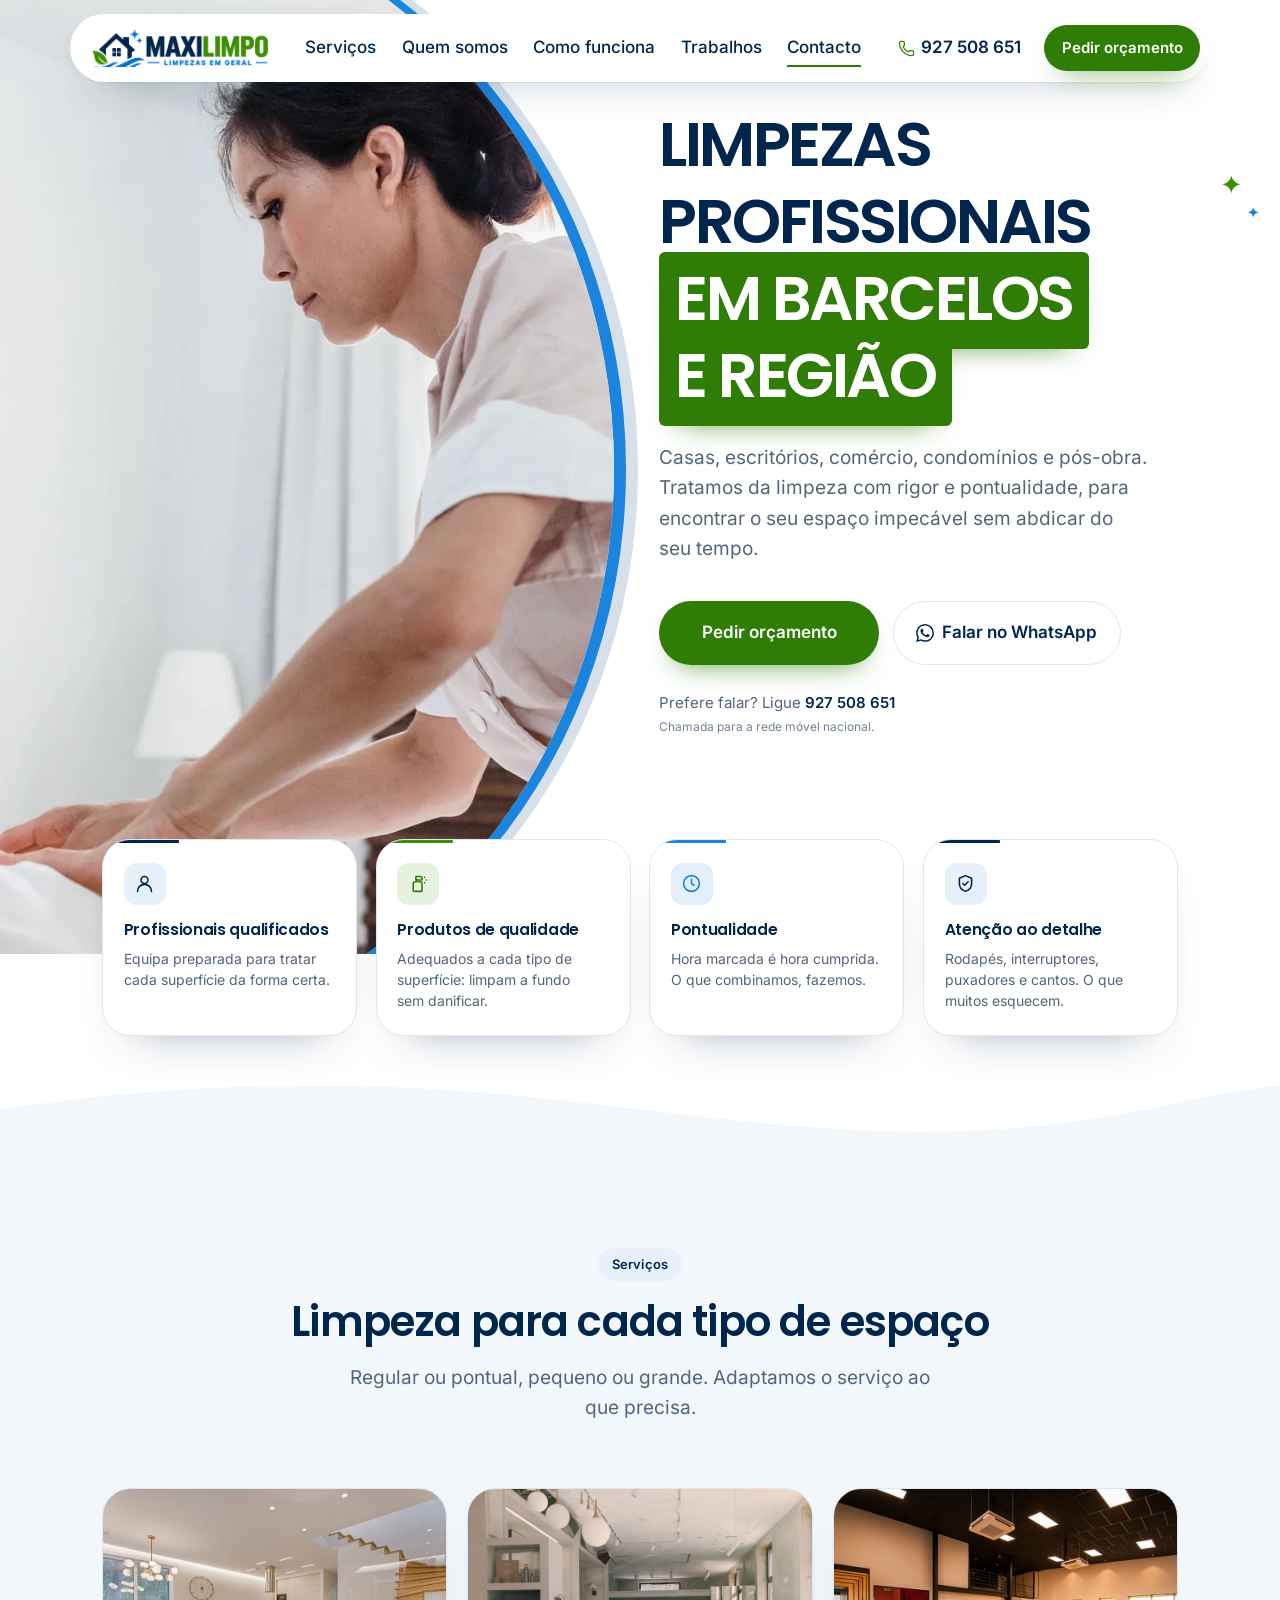
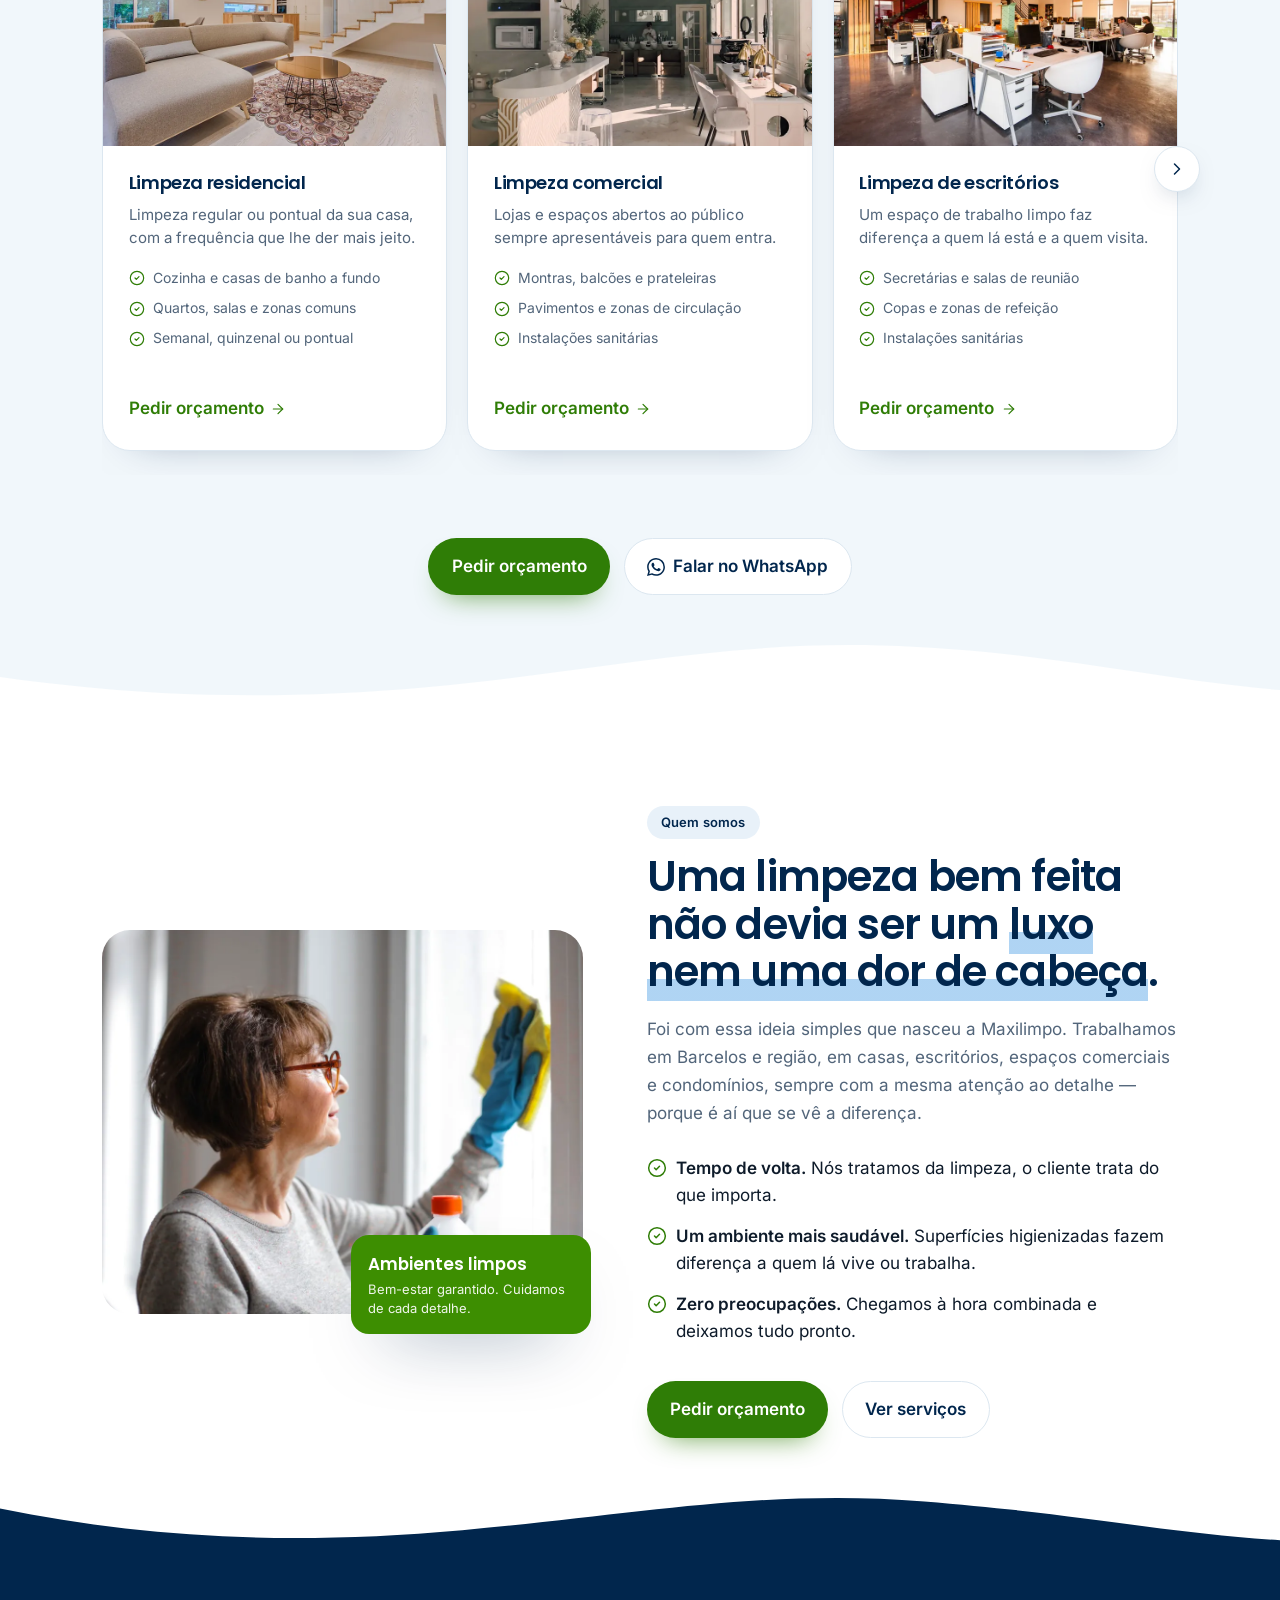
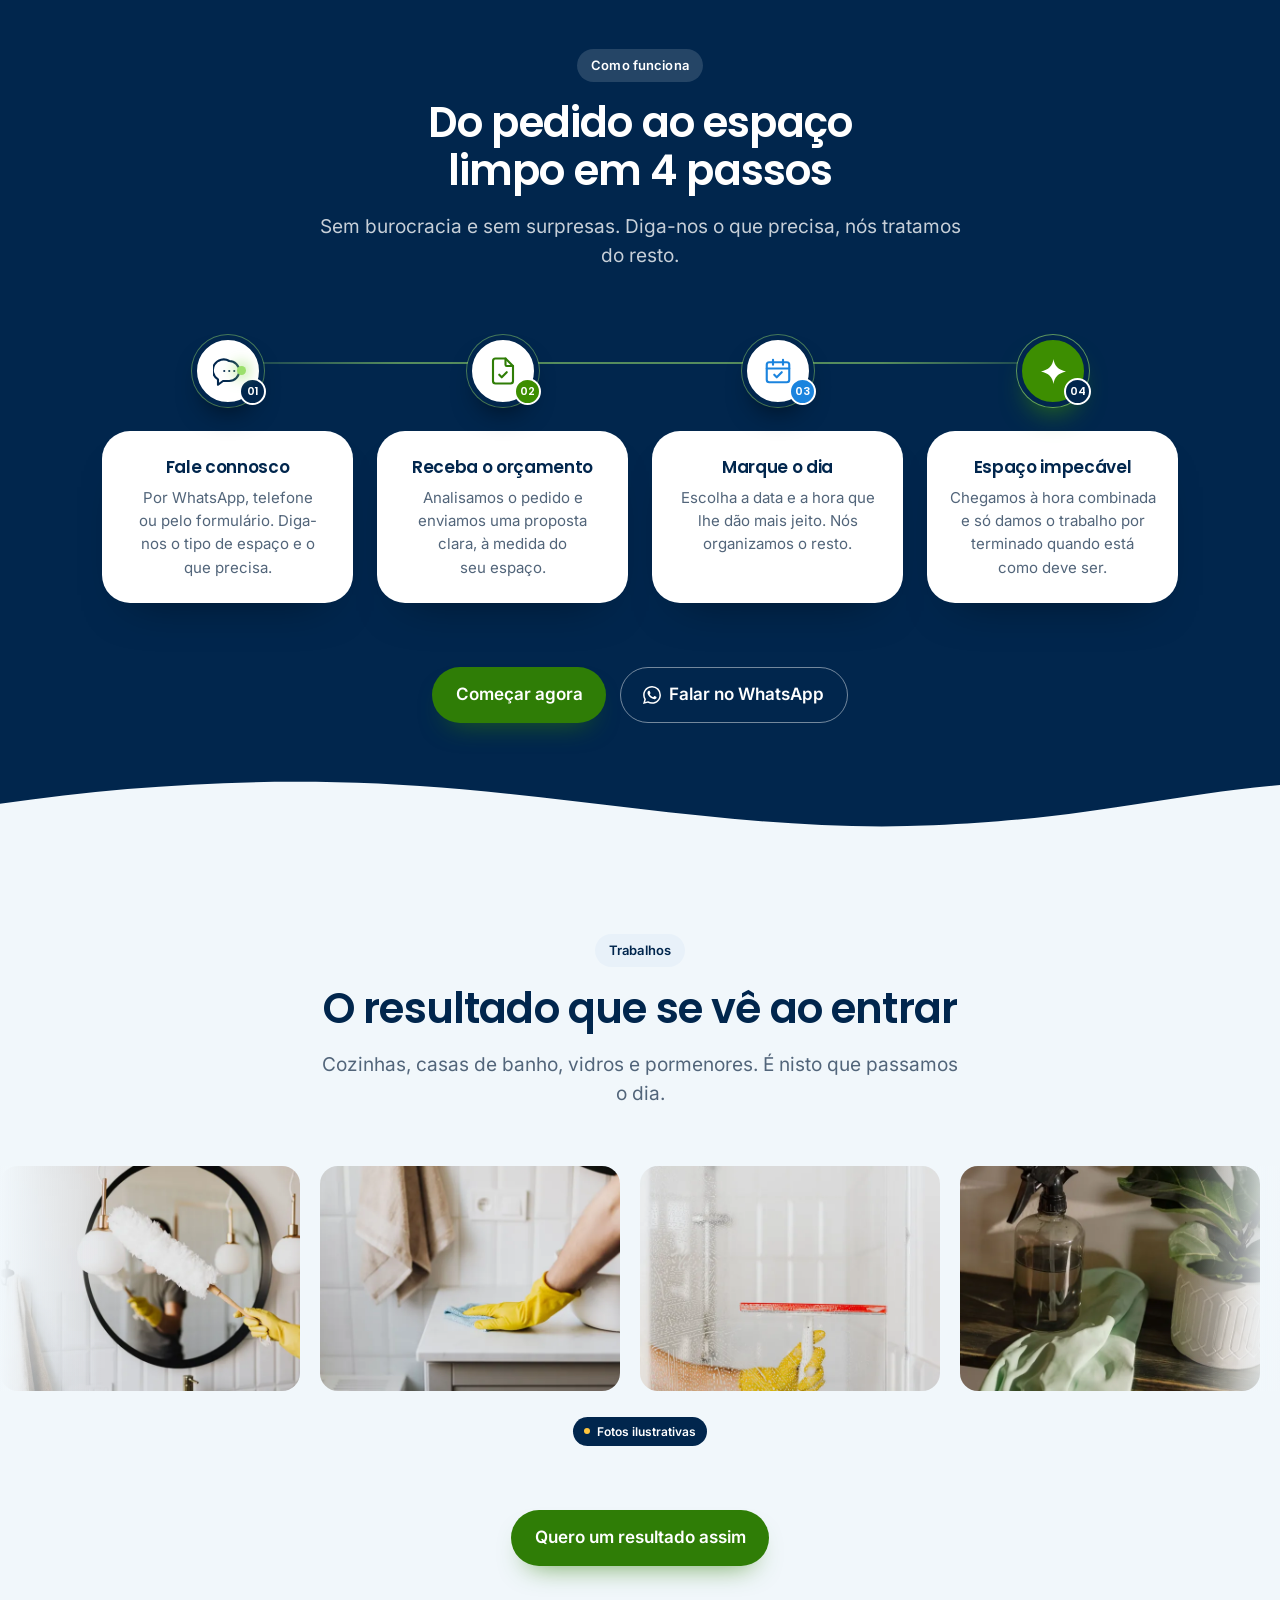
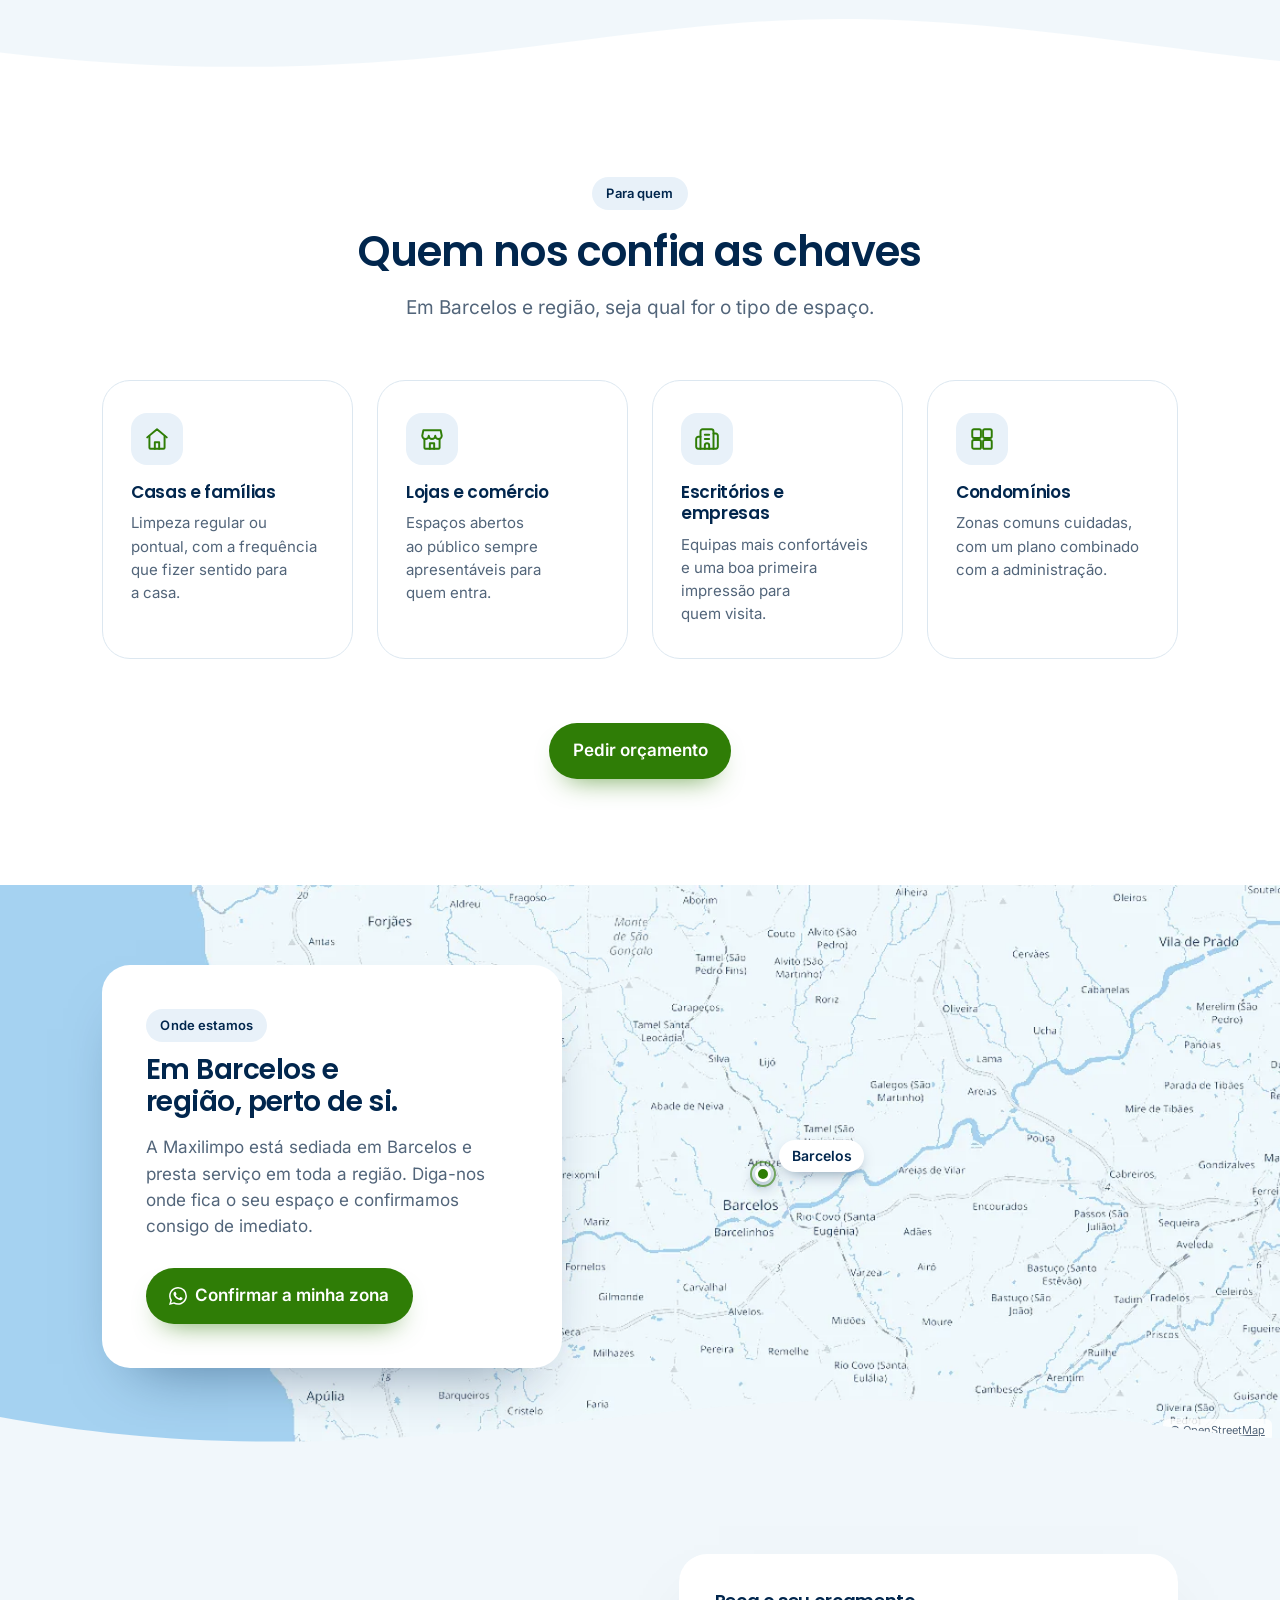
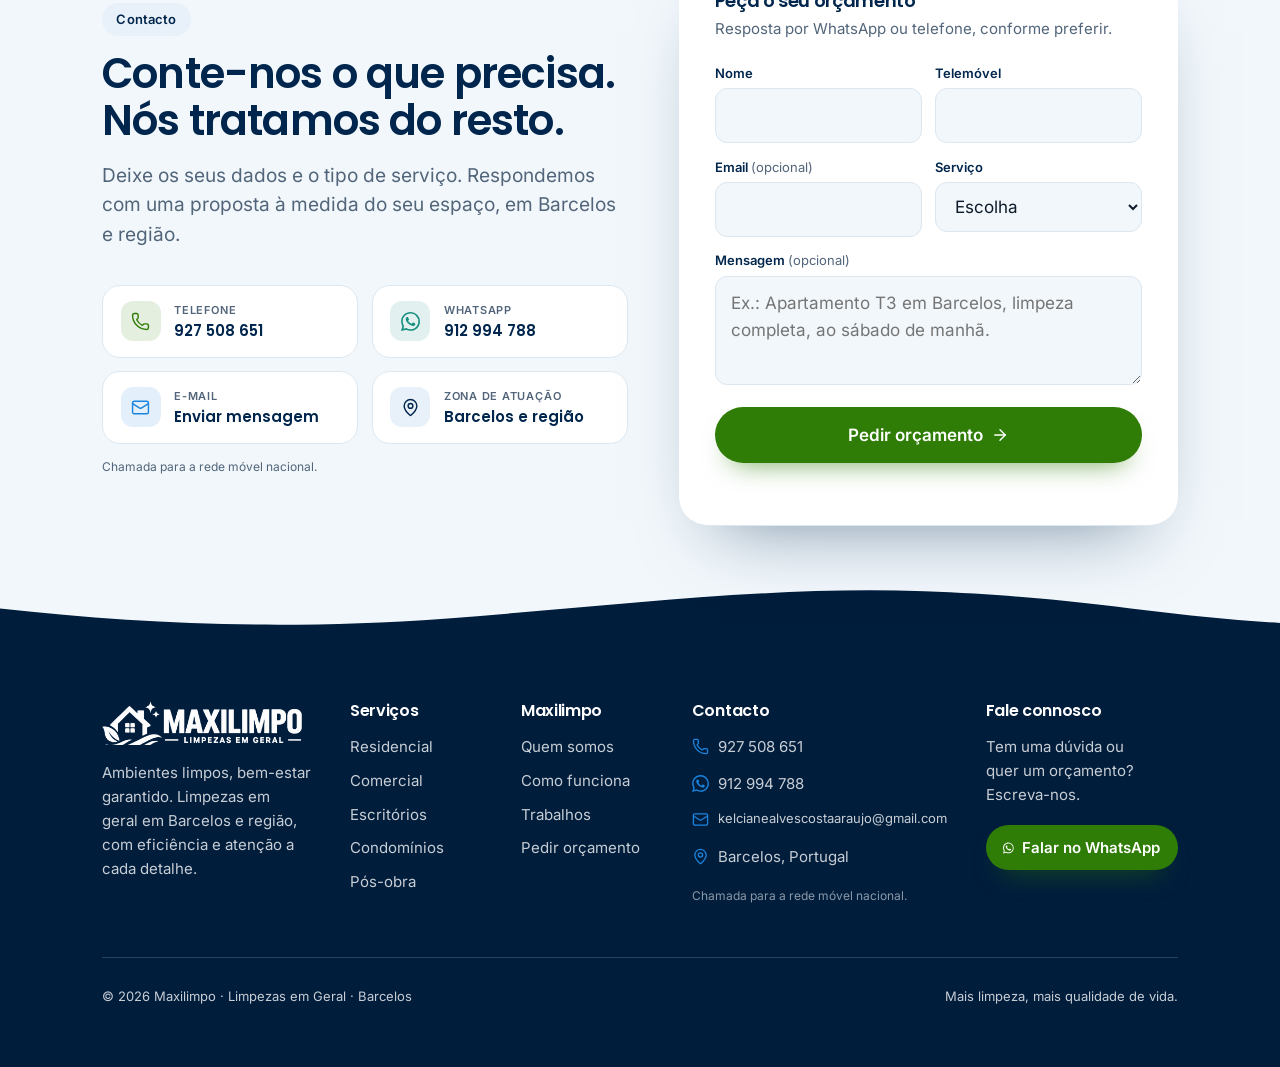
<file: site/index.html>
<!doctype html>
<html lang="pt-PT">
<head>
  <meta charset="utf-8">
  <meta name="viewport" content="width=device-width, initial-scale=1">
  <title>Maxilimpo | Limpezas Residenciais, Comerciais e Pós-Obra em Barcelos e região</title>
  <meta name="description" content="Limpezas profissionais em Barcelos e região: casas, escritórios, espaços comerciais, condomínios e pós-obra. Profissionais qualificados, produtos de qualidade e pontualidade. Peça o seu orçamento.">
  <meta name="theme-color" content="#01264D">
  <!-- TODO: quando houver domínio, adicionar <link rel="canonical"> e og:url -->
  <meta property="og:type" content="website">
  <meta property="og:locale" content="pt_PT">
  <meta property="og:title" content="Maxilimpo | Limpezas em Geral em Barcelos e região">
  <meta property="og:description" content="Mais limpeza, mais qualidade de vida. Limpezas para casas, empresas e condomínios em Barcelos e região.">
  <meta property="og:image" content="assets/img/fotos/hero.webp">

  <link rel="icon" href="favicon.ico" sizes="32x32">
  <link rel="icon" href="assets/img/icon-32.png" type="image/png">
  <link rel="apple-touch-icon" href="assets/img/icon-180.png">

  <link rel="preload" href="assets/fonts/poppins-600-latin.woff2" as="font" type="font/woff2" crossorigin>
  <link rel="preload" href="assets/fonts/inter-latin.woff2" as="font" type="font/woff2" crossorigin>
  <link rel="preload" as="image" type="image/webp" href="assets/img/fotos/hero-mobile.webp" media="(max-width: 979px)">
  <link rel="preload" as="image" type="image/webp" imagesrcset="assets/img/fotos/hero.webp 1100w, assets/img/fotos/hero-2x.webp 1500w" imagesizes="50vw" media="(min-width: 980px)">
  <link rel="stylesheet" href="css/styles.css">
  <script>document.documentElement.classList.add('js')</script>

  <script type="application/ld+json">
  {
    "@context": "https://schema.org",
    "@type": "LocalBusiness",
    "name": "Maxilimpo",
    "alternateName": "Maxilimpo — Limpezas em Geral",
    "slogan": "Mais limpeza, mais qualidade de vida.",
    "description": "Serviços de limpeza em Barcelos e região para casas, escritórios, espaços comerciais, condomínios e pós-obra.",
    "telephone": "+351927508651",
    "email": "kelcianealvescostaaraujo@gmail.com",
    "image": "assets/img/logo-maxilimpo-380.png",
    "address": {
      "@type": "PostalAddress",
      "addressLocality": "Barcelos",
      "addressRegion": "Braga",
      "addressCountry": "PT"
    },
    "areaServed": { "@type": "City", "name": "Barcelos" },
    "hasOfferCatalog": {
      "@type": "OfferCatalog",
      "name": "Serviços de limpeza",
      "itemListElement": [
        { "@type": "Offer", "itemOffered": { "@type": "Service", "name": "Limpeza residencial" } },
        { "@type": "Offer", "itemOffered": { "@type": "Service", "name": "Limpeza comercial" } },
        { "@type": "Offer", "itemOffered": { "@type": "Service", "name": "Limpeza de escritórios" } },
        { "@type": "Offer", "itemOffered": { "@type": "Service", "name": "Limpeza de condomínios" } },
        { "@type": "Offer", "itemOffered": { "@type": "Service", "name": "Limpeza pós-obra" } },
        { "@type": "Offer", "itemOffered": { "@type": "Service", "name": "Limpezas profundas" } }
      ]
    }
  }
  </script>
</head>
<body>

<svg width="0" height="0" style="position:absolute" aria-hidden="true" focusable="false">
  <defs>
    <symbol id="i-whatsapp" viewBox="0 0 24 24"><path fill="currentColor" stroke="none" d="M17.472 14.382c-.297-.149-1.758-.867-2.03-.967-.273-.099-.471-.148-.67.15-.197.297-.767.966-.94 1.164-.173.199-.347.223-.644.075-.297-.15-1.255-.463-2.39-1.475-.883-.788-1.48-1.761-1.653-2.059-.173-.297-.018-.458.13-.606.134-.133.298-.347.446-.52.149-.174.198-.298.298-.497.099-.198.05-.371-.025-.52-.075-.149-.669-1.612-.916-2.207-.242-.579-.487-.5-.669-.51-.173-.008-.371-.01-.57-.01-.198 0-.52.074-.792.372-.272.297-1.04 1.016-1.04 2.479 0 1.462 1.065 2.875 1.213 3.074.149.198 2.096 3.2 5.077 4.487.709.306 1.262.489 1.694.625.712.227 1.36.195 1.871.118.571-.085 1.758-.719 2.006-1.413.248-.694.248-1.289.173-1.413-.074-.124-.272-.198-.57-.347m-5.421 7.403h-.004a9.87 9.87 0 01-5.031-1.378l-.361-.214-3.741.982.998-3.648-.235-.374a9.86 9.86 0 01-1.51-5.26c.001-5.45 4.436-9.884 9.888-9.884 2.64 0 5.122 1.03 6.988 2.898a9.825 9.825 0 012.893 6.994c-.003 5.45-4.437 9.884-9.885 9.884m8.413-18.297A11.815 11.815 0 0012.05 0C5.495 0 .16 5.335.157 11.892c0 2.096.547 4.142 1.588 5.945L.057 24l6.305-1.654a11.882 11.882 0 005.683 1.448h.005c6.554 0 11.89-5.335 11.893-11.893a11.821 11.821 0 00-3.48-8.413Z"/></symbol>
    <symbol id="i-phone" viewBox="0 0 24 24"><path d="M13.832 16.568a1 1 0 0 0 1.213-.303l.355-.465A2 2 0 0 1 17 15h3a2 2 0 0 1 2 2v3a2 2 0 0 1-2 2A18 18 0 0 1 2 4a2 2 0 0 1 2-2h3a2 2 0 0 1 2 2v3a2 2 0 0 1-.8 1.6l-.468.351a1 1 0 0 0-.292 1.233 14 14 0 0 0 6.392 6.384"/></symbol>
    <symbol id="i-mail" viewBox="0 0 24 24"><path d="m22 7-8.991 5.727a2 2 0 0 1-2.009 0L2 7"/><rect x="2" y="4" width="20" height="16" rx="2"/></symbol>
    <symbol id="i-pin" viewBox="0 0 24 24"><path d="M20 10c0 4.993-5.539 10.193-7.399 11.799a1 1 0 0 1-1.202 0C9.539 20.193 4 14.993 4 10a8 8 0 0 1 16 0"/><circle cx="12" cy="10" r="3"/></symbol>
    <symbol id="i-home" viewBox="0 0 24 24"><path d="M3 10.5 12 3l9 7.5"/><path d="M5 9.5V20a1 1 0 0 0 1 1h12a1 1 0 0 0 1-1V9.5"/><path d="M10 21v-6h4v6"/></symbol>
    <symbol id="i-store" viewBox="0 0 24 24"><path d="M4 4h16l1 5a3 3 0 0 1-6 0 3 3 0 0 1-6 0 3 3 0 0 1-6 0z"/><path d="M5 12v8a1 1 0 0 0 1 1h12a1 1 0 0 0 1-1v-8"/><path d="M10 21v-5h4v5"/></symbol>
    <symbol id="i-building" viewBox="0 0 24 24"><path d="M10 12h4"/><path d="M10 8h4"/><path d="M14 21v-3a2 2 0 0 0-4 0v3"/><path d="M6 10H4a2 2 0 0 0-2 2v7a2 2 0 0 0 2 2h16a2 2 0 0 0 2-2V9a2 2 0 0 0-2-2h-2"/><path d="M6 21V5a2 2 0 0 1 2-2h8a2 2 0 0 1 2 2v16"/></symbol>
    <symbol id="i-blocks" viewBox="0 0 24 24"><rect x="3" y="3" width="8" height="8" rx="1.5"/><rect x="13" y="3" width="8" height="8" rx="1.5"/><rect x="3" y="13" width="8" height="8" rx="1.5"/><rect x="13" y="13" width="8" height="8" rx="1.5"/></symbol>
    <symbol id="i-spray" viewBox="0 0 24 24"><path d="M9 4h5a2 2 0 0 1 2 2v2H9z"/><path d="M10 8v2H8a2 2 0 0 0-2 2v8a1 1 0 0 0 1 1h8a1 1 0 0 0 1-1v-8a2 2 0 0 0-2-2h-2"/><path d="M19 5h.01"/><path d="M21 8h.01"/><path d="M19 11h.01"/></symbol>
    <symbol id="i-clock" viewBox="0 0 24 24"><circle cx="12" cy="12" r="9"/><path d="M12 7v5l3 2"/></symbol>
    <symbol id="i-shield" viewBox="0 0 24 24"><path d="M12 3 5 6v6c0 4.5 3 7.7 7 9 4-1.3 7-4.5 7-9V6z"/><path d="m9 12 2 2 4-4"/></symbol>
    <symbol id="i-user" viewBox="0 0 24 24"><circle cx="12" cy="8" r="4"/><path d="M4 21a8 8 0 0 1 16 0"/></symbol>
    <symbol id="i-check" viewBox="0 0 24 24"><circle cx="12" cy="12" r="10"/><path d="m9 12 2 2 4-4"/></symbol>
    <symbol id="i-chat" viewBox="0 0 24 24"><path d="M21 12a8 8 0 0 1-8 8H8l-4 3v-4.3A8 8 0 0 1 13 4a8 8 0 0 1 8 8"/><path d="M9 12h.01"/><path d="M13 12h.01"/><path d="M17 12h.01"/></symbol>
    <symbol id="i-file-check" viewBox="0 0 24 24"><path d="M6 22a2 2 0 0 1-2-2V4a2 2 0 0 1 2-2h8l6 6v12a2 2 0 0 1-2 2z"/><path d="M14 2v5a1 1 0 0 0 1 1h5"/><path class="tick" d="m9 15 2 2 4-4"/></symbol>
    <symbol id="i-calendar" viewBox="0 0 24 24"><rect x="3" y="5" width="18" height="16" rx="2"/><path d="M8 3v4"/><path d="M16 3v4"/><path d="M3 10h18"/><path class="tick" d="m9 15 2 2 4-4"/></symbol>
    <symbol id="i-arrow-right" viewBox="0 0 24 24"><path d="M5 12h14"/><path d="m12 5 7 7-7 7"/></symbol>
    <symbol id="i-chevron-left" viewBox="0 0 24 24"><path d="m15 18-6-6 6-6"/></symbol>
    <symbol id="i-chevron-right" viewBox="0 0 24 24"><path d="m9 18 6-6-6-6"/></symbol>
    <symbol id="i-menu" viewBox="0 0 24 24"><path d="M4 5h16"/><path d="M4 12h16"/><path d="M4 19h16"/></symbol>
    <symbol id="i-x" viewBox="0 0 24 24"><path d="M18 6 6 18"/><path d="m6 6 12 12"/></symbol>
    <!-- brilho de 4 pontas, eco do logótipo -->
    <symbol id="i-sparkle-solid" viewBox="0 0 24 24"><path d="M12 0c.7 6.3 4.9 10.6 12 12-7.1 1.4-11.3 5.7-12 12-.7-6.3-4.9-10.6-12-12C7.1 10.6 11.3 6.3 12 0Z"/></symbol>
  </defs>
</svg>

<a class="skip-link" href="#conteudo">Saltar para o conteúdo</a>

<header class="site-header">
  <div class="header-inner">
    <a class="brand" href="#topo" aria-label="Maxilimpo, início">
      <picture>
        <source srcset="assets/img/logo-maxilimpo-380.webp" type="image/webp">
        <img src="assets/img/logo-maxilimpo-380.png" alt="Maxilimpo — Limpezas em Geral" width="380" height="84">
      </picture>
    </a>

    <nav class="nav" id="menu" aria-label="Principal">
      <ul>
        <li><a href="#servicos">Serviços</a></li>
        <li><a href="#sobre">Quem somos</a></li>
        <li><a href="#como-funciona">Como funciona</a></li>
        <li><a href="#trabalhos">Trabalhos</a></li>
        <li><a href="#contacto">Contacto</a></li>
      </ul>
    </nav>

    <a class="header-phone" href="tel:+351927508651">
      <svg class="ico" aria-hidden="true"><use href="#i-phone"/></svg>927 508 651
    </a>
    <a class="btn btn-primary btn-sm header-cta" href="#contacto" data-quote>Pedir orçamento</a>

    <button class="menu-toggle" type="button" aria-expanded="false" aria-controls="menu">
      <svg class="ico ico-open" aria-hidden="true"><use href="#i-menu"/></svg>
      <svg class="ico ico-close" aria-hidden="true"><use href="#i-x"/></svg>
      <span class="sr-only">Abrir menu</span>
    </button>
  </div>
</header>

<main id="conteudo">

  <!-- ====================== 01 · Hero ====================== -->
  <section class="hero" id="topo" aria-labelledby="hero-title">
    <!-- Foto provisória (Pexels): substituir por foto real mantendo nome e proporção.
         Arcos: cinzento (fora), azul-água (meio) e a foto (dentro). -->
    <div class="hero-art">
      <div class="arc arc--grey" aria-hidden="true"></div>
      <div class="arc arc--blue" aria-hidden="true"></div>
      <div class="arc arc--photo">
        <picture>
          <source media="(min-width: 980px)" srcset="assets/img/fotos/hero.webp 1100w, assets/img/fotos/hero-2x.webp 1500w" sizes="52vw">
          <img src="assets/img/fotos/hero-mobile.webp" width="1000" height="760" alt="Profissional de limpeza a preparar a roupa de cama num quarto claro" fetchpriority="high">
        </picture>
      </div>
    </div>

    <div class="hero-copy">
      <div class="hero-wrap">
        <h1 id="hero-title">Limpezas profissionais<br><span class="hl">em Barcelos e&nbsp;região</span><span class="hl-spark hl-spark--a" aria-hidden="true"><svg viewBox="0 0 24 24"><use href="#i-sparkle-solid"/></svg></span><span class="hl-spark hl-spark--b" aria-hidden="true"><svg viewBox="0 0 24 24"><use href="#i-sparkle-solid"/></svg></span></h1>
        <p class="hero-lead">Casas, escritórios, comércio, condomínios e pós-obra. Tratamos da limpeza com rigor e pontualidade, para encontrar o seu espaço impecável sem abdicar do seu tempo.</p>
        <div class="hero-actions">
          <a class="btn btn-primary" href="#contacto" data-quote>Pedir orçamento</a>
          <a class="btn btn-line" href="https://wa.me/351912994788?text=Ol%C3%A1!%20Gostaria%20de%20pedir%20um%20or%C3%A7amento%20de%20limpeza." target="_blank" rel="noopener">
            <svg class="ico" aria-hidden="true"><use href="#i-whatsapp"/></svg>
            Falar no WhatsApp
          </a>
        </div>
        <p class="hero-phone">Prefere falar? Ligue <a href="tel:+351927508651">927 508 651</a>
          <small>Chamada para a rede móvel nacional.</small>
        </p>
      </div>
    </div>
  </section>

  <!-- ====================== 02 · Benefícios ====================== -->
  <section class="benefits" aria-label="Os nossos compromissos">
    <div class="wrap">
      <ul class="benefit-grid" role="list">
        <li class="benefit">
          <span class="benefit-ico" aria-hidden="true"><svg class="ico"><use href="#i-user"/></svg></span>
          <h3>Profissionais qualificados</h3>
          <p>Equipa preparada para tratar cada superfície da forma certa.</p>
        </li>
        <li class="benefit">
          <span class="benefit-ico" aria-hidden="true"><svg class="ico"><use href="#i-spray"/></svg></span>
          <h3>Produtos de qualidade</h3>
          <p>Adequados a cada tipo de superfície: limpam a fundo sem danificar.</p>
        </li>
        <li class="benefit">
          <span class="benefit-ico" aria-hidden="true"><svg class="ico"><use href="#i-clock"/></svg></span>
          <h3>Pontualidade</h3>
          <p>Hora marcada é hora cumprida. O que combinamos, fazemos.</p>
        </li>
        <li class="benefit">
          <span class="benefit-ico" aria-hidden="true"><svg class="ico"><use href="#i-shield"/></svg></span>
          <h3>Atenção ao detalhe</h3>
          <p>Rodapés, interruptores, puxadores e cantos. O que muitos esquecem.</p>
        </li>
      </ul>
    </div>
  </section>

  <!-- ====================== 03 · Serviços (carrossel) ====================== -->
  <section class="band band--tint" id="servicos" aria-labelledby="svc-title" data-sparkles>
    <div class="wave wave--tint" aria-hidden="true">
      <svg viewBox="0 0 1440 80" preserveAspectRatio="none"><path d="M0 80V34c180-34 360-42 540-24s360 62 540 54 240-46 360-64v80z"/></svg>
    </div>
    <div class="sparkles" aria-hidden="true"></div>
    <div class="wrap">
      <div class="head head--center">
        <span class="pill">Serviços</span>
        <h2 id="svc-title">Limpeza para cada tipo de espaço</h2>
        <p>Regular ou pontual, pequeno ou grande. Adaptamos o serviço ao que precisa.</p>
      </div>

      <div class="carousel" data-carousel>
        <div class="carousel-nav" aria-hidden="false">
          <button class="carousel-btn" type="button" data-dir="-1" aria-label="Serviços anteriores"><svg class="ico" aria-hidden="true"><use href="#i-chevron-left"/></svg></button>
          <button class="carousel-btn" type="button" data-dir="1" aria-label="Serviços seguintes"><svg class="ico" aria-hidden="true"><use href="#i-chevron-right"/></svg></button>
        </div>

        <ul class="svc-track" role="list">
          <li class="svc-card" id="residencial">
            <div class="svc-media">
              <img src="assets/img/servicos/residencial.webp" width="800" height="600" loading="lazy" alt="Sala de estar ampla, limpa e arrumada">
            </div>
            <div class="svc-body">
              <h3>Limpeza residencial</h3>
              <p>Limpeza regular ou pontual da sua casa, com a frequência que lhe der mais jeito.</p>
              <ul class="svc-points" role="list">
                <li><svg class="ico" aria-hidden="true"><use href="#i-check"/></svg>Cozinha e casas de banho a fundo</li>
                <li><svg class="ico" aria-hidden="true"><use href="#i-check"/></svg>Quartos, salas e zonas comuns</li>
                <li><svg class="ico" aria-hidden="true"><use href="#i-check"/></svg>Semanal, quinzenal ou pontual</li>
              </ul>
              <a class="link-arrow" href="#contacto" data-quote data-servico="Residencial">Pedir orçamento <svg class="ico" aria-hidden="true"><use href="#i-arrow-right"/></svg></a>
            </div>
          </li>

          <li class="svc-card" id="comercial">
            <div class="svc-media">
              <img src="assets/img/servicos/comercial.webp" width="800" height="600" loading="lazy" alt="Interior de um espaço comercial claro e arrumado">
            </div>
            <div class="svc-body">
              <h3>Limpeza comercial</h3>
              <p>Lojas e espaços abertos ao público sempre apresentáveis para quem entra.</p>
              <ul class="svc-points" role="list">
                <li><svg class="ico" aria-hidden="true"><use href="#i-check"/></svg>Montras, balcões e prateleiras</li>
                <li><svg class="ico" aria-hidden="true"><use href="#i-check"/></svg>Pavimentos e zonas de circulação</li>
                <li><svg class="ico" aria-hidden="true"><use href="#i-check"/></svg>Instalações sanitárias</li>
              </ul>
              <a class="link-arrow" href="#contacto" data-quote data-servico="Comercial">Pedir orçamento <svg class="ico" aria-hidden="true"><use href="#i-arrow-right"/></svg></a>
            </div>
          </li>

          <li class="svc-card" id="escritorios">
            <div class="svc-media">
              <img src="assets/img/servicos/escritorios.webp" width="800" height="600" loading="lazy" alt="Escritório aberto com secretárias e equipa a trabalhar">
            </div>
            <div class="svc-body">
              <h3>Limpeza de escritórios</h3>
              <p>Um espaço de trabalho limpo faz diferença a quem lá está e a quem visita.</p>
              <ul class="svc-points" role="list">
                <li><svg class="ico" aria-hidden="true"><use href="#i-check"/></svg>Secretárias e salas de reunião</li>
                <li><svg class="ico" aria-hidden="true"><use href="#i-check"/></svg>Copas e zonas de refeição</li>
                <li><svg class="ico" aria-hidden="true"><use href="#i-check"/></svg>Instalações sanitárias</li>
              </ul>
              <a class="link-arrow" href="#contacto" data-quote data-servico="Escritórios">Pedir orçamento <svg class="ico" aria-hidden="true"><use href="#i-arrow-right"/></svg></a>
            </div>
          </li>

          <li class="svc-card" id="condominios">
            <div class="svc-media">
              <img src="assets/img/servicos/condominios.webp" width="800" height="600" loading="lazy" alt="Corredor comum de um edifício, com luz natural">
            </div>
            <div class="svc-body">
              <h3>Condomínios</h3>
              <p>Definimos com a administração um plano de limpeza regular para as zonas comuns.</p>
              <ul class="svc-points" role="list">
                <li><svg class="ico" aria-hidden="true"><use href="#i-check"/></svg>Entradas, escadas e patamares</li>
                <li><svg class="ico" aria-hidden="true"><use href="#i-check"/></svg>Elevadores e corrimãos</li>
                <li><svg class="ico" aria-hidden="true"><use href="#i-check"/></svg>Garagens e arrecadações</li>
              </ul>
              <a class="link-arrow" href="#contacto" data-quote data-servico="Condomínio">Pedir orçamento <svg class="ico" aria-hidden="true"><use href="#i-arrow-right"/></svg></a>
            </div>
          </li>

          <li class="svc-card" id="pos-obra">
            <div class="svc-media">
              <img src="assets/img/servicos/pos-obra.webp" width="800" height="600" loading="lazy" alt="Divisão em obras, com escadotes e material de remodelação">
            </div>
            <div class="svc-body">
              <h3>Limpeza pós-obra</h3>
              <p>Pó fino, restos de tinta, cimento e resíduos removidos, para usar o espaço logo a seguir.</p>
              <ul class="svc-points" role="list">
                <li><svg class="ico" aria-hidden="true"><use href="#i-check"/></svg>Pó fino em todas as superfícies</li>
                <li><svg class="ico" aria-hidden="true"><use href="#i-check"/></svg>Tinta, cimento e autocolantes</li>
                <li><svg class="ico" aria-hidden="true"><use href="#i-check"/></svg>Vidros, caixilhos e rodapés</li>
              </ul>
              <a class="link-arrow" href="#contacto" data-quote data-servico="Pós-obra">Pedir orçamento <svg class="ico" aria-hidden="true"><use href="#i-arrow-right"/></svg></a>
            </div>
          </li>

          <li class="svc-card" id="profunda">
            <div class="svc-media">
              <img src="assets/img/servicos/profunda.webp" width="800" height="600" loading="lazy" alt="Mão com luva a limpar uma parede em detalhe">
            </div>
            <div class="svc-body">
              <h3>Limpezas profundas</h3>
              <p>Para quando o espaço precisa de mais do que a limpeza do costume.</p>
              <ul class="svc-points" role="list">
                <li><svg class="ico" aria-hidden="true"><use href="#i-check"/></svg>Limpeza a fundo, divisão a divisão</li>
                <li><svg class="ico" aria-hidden="true"><use href="#i-check"/></svg>Espaços muito tempo fechados</li>
                <li><svg class="ico" aria-hidden="true"><use href="#i-check"/></svg>Outros pedidos: fale connosco</li>
              </ul>
              <a class="link-arrow" href="#contacto" data-quote data-servico="Outro">Pedir orçamento <svg class="ico" aria-hidden="true"><use href="#i-arrow-right"/></svg></a>
            </div>
          </li>
        </ul>
      </div>

      <div class="cta-row">
        <a class="btn btn-primary" href="#contacto" data-quote>Pedir orçamento</a>
        <a class="btn btn-line" href="https://wa.me/351912994788?text=Ol%C3%A1!%20Gostaria%20de%20pedir%20um%20or%C3%A7amento%20de%20limpeza." target="_blank" rel="noopener">
          <svg class="ico" aria-hidden="true"><use href="#i-whatsapp"/></svg>
          Falar no WhatsApp
        </a>
      </div>
    </div>
  </section>

  <!-- ====================== 04 · Quem somos ====================== -->
  <section class="band" id="sobre" aria-labelledby="sobre-title" data-sparkles>
    <div class="wave wave--white" aria-hidden="true">
      <svg viewBox="0 0 1440 80" preserveAspectRatio="none"><path d="M0 80V46c150 26 300 34 480 14s330-64 510-58 300 46 450 62v16z"/></svg>
    </div>
    <div class="sparkles" aria-hidden="true"></div>
    <div class="wrap about">
      <div class="about-media">
        <!-- Foto provisória (Pexels) -->
        <img src="assets/img/fotos/sobre.webp" width="1000" height="800" loading="lazy" alt="Profissional de limpeza a limpar uma janela">
        <div class="about-badge">
          <strong>Ambientes limpos</strong>
          <span>Bem-estar garantido. Cuidamos de cada detalhe.</span>
        </div>
      </div>
      <div class="about-copy">
        <span class="pill">Quem somos</span>
        <h2 id="sobre-title">Uma limpeza bem feita não devia ser um <span class="hl-line">luxo nem uma dor de cabeça</span>.</h2>
        <p>Foi com essa ideia simples que nasceu a Maxilimpo. Trabalhamos em Barcelos e região, em casas, escritórios, espaços comerciais e condomínios, sempre com a mesma atenção ao detalhe — porque é aí que se vê a diferença.</p>
        <ul class="about-list" role="list">
          <li><svg class="ico" aria-hidden="true"><use href="#i-check"/></svg><span><strong>Tempo de volta.</strong> Nós tratamos da limpeza, o cliente trata do que importa.</span></li>
          <li><svg class="ico" aria-hidden="true"><use href="#i-check"/></svg><span><strong>Um ambiente mais saudável.</strong> Superfícies higienizadas fazem diferença a quem lá vive ou trabalha.</span></li>
          <li><svg class="ico" aria-hidden="true"><use href="#i-check"/></svg><span><strong>Zero preocupações.</strong> Chegamos à hora combinada e deixamos tudo pronto.</span></li>
        </ul>
        <div class="about-actions">
          <a class="btn btn-primary" href="#contacto" data-quote>Pedir orçamento</a>
          <a class="btn btn-line" href="#servicos">Ver serviços</a>
        </div>
      </div>
    </div>
  </section>

  <!-- ====================== 05 · Como funciona ====================== -->
  <section class="band band--navy" id="como-funciona" aria-labelledby="steps-title">
    <div class="wave wave--navy" aria-hidden="true">
      <svg viewBox="0 0 1440 80" preserveAspectRatio="none"><path d="M0 80V30c160 40 320 52 520 30s340-58 520-40 260 42 400 54v6z"/></svg>
    </div>
    <div class="wrap">
      <div class="head head--center">
        <span class="pill pill--light">Como funciona</span>
        <h2 id="steps-title">Do pedido ao espaço limpo em 4 passos</h2>
        <p>Sem burocracia e sem surpresas. Diga-nos o que precisa, nós tratamos do resto.</p>
      </div>
      <ol class="step-grid" role="list">
        <li class="step">
          <span class="step-n" aria-hidden="true">
            <svg class="ico step-ico"><use href="#i-chat"/></svg>
            <span class="step-num">01</span>
          </span>
          <div class="step-card">
            <h3>Fale connosco</h3>
            <p>Por WhatsApp, telefone ou pelo formulário. Diga-nos o tipo de espaço e o que precisa.</p>
          </div>
        </li>
        <li class="step">
          <span class="step-n" aria-hidden="true">
            <svg class="ico step-ico"><use href="#i-file-check"/></svg>
            <span class="step-num">02</span>
          </span>
          <div class="step-card">
            <h3>Receba o orçamento</h3>
          <!-- ⚠️ "sem compromisso" e prazo de resposta: confirmar com a cliente antes de publicar -->
            <p>Analisamos o pedido e enviamos uma proposta clara, à medida do seu espaço.</p>
          </div>
        </li>
        <li class="step">
          <span class="step-n" aria-hidden="true">
            <svg class="ico step-ico"><use href="#i-calendar"/></svg>
            <span class="step-num">03</span>
          </span>
          <div class="step-card">
            <h3>Marque o dia</h3>
            <p>Escolha a data e a hora que lhe dão mais jeito. Nós organizamos o resto.</p>
          </div>
        </li>
        <li class="step">
          <span class="step-n" aria-hidden="true">
            <svg class="ico step-ico"><use href="#i-sparkle-solid"/></svg>
            <span class="step-num">04</span>
          </span>
          <div class="step-card">
            <h3>Espaço impecável</h3>
            <p>Chegamos à hora combinada e só damos o trabalho por terminado quando está como deve ser.</p>
          </div>
        </li>
      </ol>
      <div class="cta-row">
        <a class="btn btn-primary" href="#contacto" data-quote>Começar agora</a>
        <a class="btn btn-line-light" href="https://wa.me/351912994788?text=Ol%C3%A1!%20Gostaria%20de%20pedir%20um%20or%C3%A7amento%20de%20limpeza." target="_blank" rel="noopener">
          <svg class="ico" aria-hidden="true"><use href="#i-whatsapp"/></svg>
          Falar no WhatsApp
        </a>
      </div>
    </div>
  </section>

  <!-- ====================== 06 · Trabalhos (DEMONSTRAÇÃO) ======================
       Carrossel de fotos ilustrativas. Antes de publicar: substituir por
       fotografias reais dos trabalhos e retirar o selo .demo-badge.
       Apresentar fotos de banco como trabalho próprio é publicidade enganosa. -->
  <section class="band band--tint" id="trabalhos" aria-labelledby="trab-title" data-sparkles>
    <div class="wave wave--tint" aria-hidden="true">
      <svg viewBox="0 0 1440 80" preserveAspectRatio="none"><path d="M0 80V44c170-30 340-40 520-20s350 60 530 50 250-40 390-56v62z"/></svg>
    </div>
    <div class="sparkles" aria-hidden="true"></div>
    <div class="wrap">
      <div class="head head--center">
        <span class="pill">Trabalhos</span>
        <h2 id="trab-title">O resultado que se vê ao entrar</h2>
        <p>Cozinhas, casas de banho, vidros e pormenores. É nisto que passamos o dia.</p>
      </div>
    </div>

    <div class="marquee" data-marquee>
      <div class="marquee-track">
        <figure><img src="assets/img/galeria/g1.webp" width="640" height="480" loading="lazy" alt="Espanador a limpar um espelho redondo"></figure>
        <figure><img src="assets/img/galeria/g2.webp" width="640" height="480" loading="lazy" alt="Bancada de casa de banho a ser limpa"></figure>
        <figure><img src="assets/img/galeria/g3.webp" width="640" height="480" loading="lazy" alt="Base de duche a ser limpa"></figure>
        <figure><img src="assets/img/galeria/g4.webp" width="640" height="480" loading="lazy" alt="Produtos de limpeza e luvas arrumados"></figure>
        <figure><img src="assets/img/galeria/g5.webp" width="640" height="480" loading="lazy" alt="Carpete a ser aspirada"></figure>
        <figure><img src="assets/img/galeria/g6.webp" width="640" height="480" loading="lazy" alt="Chão de madeira a ser varrido"></figure>
        <figure><img src="assets/img/galeria/g7.webp" width="640" height="480" loading="lazy" alt="Casa de banho limpa e luminosa"></figure>
        <figure><img src="assets/img/galeria/g8.webp" width="640" height="480" loading="lazy" alt="Pormenor de um lavatório limpo"></figure>
      </div>
    </div>

    <div class="wrap">
      <p class="marquee-note"><span class="demo-badge">Fotos ilustrativas</span></p>
      <div class="cta-row">
        <a class="btn btn-primary" href="#contacto" data-quote>Quero um resultado assim</a>
      </div>
    </div>
  </section>

  <!-- ====================== 07 · Para quem ====================== -->
  <section class="band" aria-labelledby="quem-title" data-sparkles>
    <div class="wave wave--white" aria-hidden="true">
      <svg viewBox="0 0 1440 80" preserveAspectRatio="none"><path d="M0 80V52c140 20 280 28 460 10S800 0 980 6s320 40 460 58v16z"/></svg>
    </div>
    <div class="sparkles" aria-hidden="true"></div>
    <div class="wrap">
      <div class="head head--center">
        <span class="pill">Para quem</span>
        <h2 id="quem-title">Quem nos&nbsp;confia as chaves</h2>
        <p>Em Barcelos e região, seja qual for o tipo de espaço.</p>
      </div>
      <ul class="who-grid" role="list">
        <li class="who-card">
          <span class="who-ico" aria-hidden="true"><svg class="ico"><use href="#i-home"/></svg></span>
          <h3>Casas e famílias</h3>
          <p>Limpeza regular ou pontual, com a frequência que fizer sentido para a casa.</p>
        </li>
        <li class="who-card">
          <span class="who-ico" aria-hidden="true"><svg class="ico"><use href="#i-store"/></svg></span>
          <h3>Lojas e comércio</h3>
          <p>Espaços abertos ao público sempre apresentáveis para quem entra.</p>
        </li>
        <li class="who-card">
          <span class="who-ico" aria-hidden="true"><svg class="ico"><use href="#i-building"/></svg></span>
          <h3>Escritórios e empresas</h3>
          <p>Equipas mais confortáveis e uma boa primeira impressão para quem visita.</p>
        </li>
        <li class="who-card">
          <span class="who-ico" aria-hidden="true"><svg class="ico"><use href="#i-blocks"/></svg></span>
          <h3>Condomínios</h3>
          <p>Zonas comuns cuidadas, com um plano combinado com a administração.</p>
        </li>
      </ul>
      <div class="cta-row">
        <a class="btn btn-primary" href="#contacto" data-quote>Pedir orçamento</a>
      </div>
    </div>
  </section>

  <!-- ====================== 08 · Onde estamos (Barcelos) ====================== -->
  <section class="place" aria-labelledby="place-title">
    <div class="place-media">
      <picture>
        <source media="(min-width: 900px)" srcset="assets/img/fotos/mapa-barcelos-1400.webp 1400w, assets/img/fotos/mapa-barcelos-2560.webp 2560w" sizes="100vw">
        <img src="assets/img/fotos/mapa-barcelos-1400.webp" width="1400" height="840" loading="lazy" alt="Mapa da região de Barcelos, entre Braga e a costa">
      </picture>
      <span class="place-pin" aria-hidden="true"><span class="pin-dot"></span><span class="pin-label">Barcelos</span></span>
      <small class="map-credit">© <a href="https://www.openstreetmap.org/copyright" target="_blank" rel="noopener">OpenStreetMap</a></small>
    </div>
    <div class="wrap place-inner">
      <div class="place-box">
        <span class="pill">Onde estamos</span>
        <h2 id="place-title">Em Barcelos e região, perto de si.</h2>
        <!-- TODO: confirmar com a cliente o raio exato de deslocação (freguesias / concelhos vizinhos) -->
        <p>A Maxilimpo está sediada em Barcelos e presta serviço em toda a região. Diga-nos onde fica o seu espaço e confirmamos consigo de imediato.</p>
        <a class="btn btn-primary" href="https://wa.me/351912994788?text=Ol%C3%A1!%20Gostaria%20de%20saber%20se%20atendem%20na%20minha%20zona." target="_blank" rel="noopener">
          <svg class="ico" aria-hidden="true"><use href="#i-whatsapp"/></svg>
          Confirmar a minha zona
        </a>
      </div>
    </div>
  </section>

  <!-- ====================== 09 · CTA final + formulário ====================== -->
  <section class="band final" id="contacto" aria-labelledby="cta-title">
    <div class="wave wave--tint" aria-hidden="true">
      <svg viewBox="0 0 1440 80" preserveAspectRatio="none"><path d="M0 80V36c150 34 300 44 500 24s360-56 540-46 260 40 400 52v14z"/></svg>
    </div>
    <div class="wrap">
      <div class="final-grid">
        <div>
          <span class="pill">Contacto</span>
          <h2 id="cta-title">Conte-nos o que precisa. Nós tratamos do resto.</h2>
          <p>Deixe os seus dados e o tipo de serviço. Respondemos com uma proposta à medida do seu espaço, em Barcelos e região.</p>
          <ul class="final-contacts" role="list">
            <li>
              <span class="ci" aria-hidden="true"><svg class="ico"><use href="#i-phone"/></svg></span>
              <a href="tel:+351927508651">
                <span class="ct-label">Telefone</span>
                <span class="ct-value">927 508 651</span>
              </a>
            </li>
            <li>
              <span class="ci" aria-hidden="true"><svg class="ico"><use href="#i-whatsapp"/></svg></span>
              <a href="https://wa.me/351912994788?text=Ol%C3%A1!%20Gostaria%20de%20pedir%20um%20or%C3%A7amento%20de%20limpeza." target="_blank" rel="noopener">
                <span class="ct-label">WhatsApp</span>
                <span class="ct-value">912 994 788</span>
              </a>
            </li>
            <li>
              <span class="ci" aria-hidden="true"><svg class="ico"><use href="#i-mail"/></svg></span>
              <a href="mailto:kelcianealvescostaaraujo@gmail.com">
                <span class="ct-label">E-mail</span>
                <span class="ct-value">Enviar mensagem</span>
              </a>
            </li>
            <li>
              <span class="ci" aria-hidden="true"><svg class="ico"><use href="#i-pin"/></svg></span>
              <span>
                <span class="ct-label">Zona de atuação</span>
                <span class="ct-value">Barcelos e região</span>
              </span>
            </li>
          </ul>
          <p class="final-note">Chamada para a rede móvel nacional.</p>
        </div>

        <!-- O envio ainda não está ligado a nenhum serviço: ver sendQuote() em js/main.js -->
        <div class="final-card">
        <h3>Peça o seu orçamento</h3>
        <p class="fc-sub">Resposta por WhatsApp ou telefone, conforme preferir.</p>
        <form class="form-grid" id="form-final" novalidate>
          <div class="form-row">
            <div class="field">
              <label for="f-nome">Nome</label>
              <input id="f-nome" name="nome" type="text" autocomplete="name" required>
            </div>
            <div class="field">
              <label for="f-telefone">Telemóvel</label>
              <input id="f-telefone" name="telefone" type="tel" autocomplete="tel" inputmode="tel" required>
            </div>
          </div>
          <div class="form-row">
            <div class="field">
              <label for="f-email">Email <span class="opt">(opcional)</span></label>
              <input id="f-email" name="email" type="email" autocomplete="email">
            </div>
            <div class="field">
              <label for="f-servico">Serviço</label>
              <select id="f-servico" name="servico" required>
                <option value="" selected disabled>Escolha</option>
                <option>Residencial</option>
                <option>Comercial</option>
                <option>Escritórios</option>
                <option>Condomínio</option>
                <option>Pós-obra</option>
                <option>Outro</option>
              </select>
            </div>
          </div>
          <div class="field">
            <label for="f-mensagem">Mensagem <span class="opt">(opcional)</span></label>
            <textarea id="f-mensagem" name="mensagem" rows="3" placeholder="Ex.: Apartamento T3 em Barcelos, limpeza completa, ao sábado de manhã."></textarea>
          </div>
          <button class="btn btn-primary btn-block" type="submit">
            Pedir orçamento
            <svg class="ico" aria-hidden="true"><use href="#i-arrow-right"/></svg>
          </button>
          <p class="form-status" role="status" aria-live="polite"></p>
          <!-- TODO RGPD: ativar quando existir a Política de Privacidade
          <label class="consent"><input type="checkbox" name="rgpd" required> Aceito que a Maxilimpo utilize estes dados apenas para responder ao meu pedido.</label> -->
        </form>
        </div>
      </div>
    </div>
  </section>

</main>

<footer class="site-footer">
  <div class="wave wave--deep" aria-hidden="true">
    <svg viewBox="0 0 1440 80" preserveAspectRatio="none"><path d="M0 80V48c160 22 320 30 500 14s360-46 540-38 260 34 400 44v12z"/></svg>
  </div>
  <div class="wrap">
    <div class="footer-grid">
      <div class="footer-brand">
        <picture>
          <source srcset="assets/img/logo-maxilimpo-branco-380.webp" type="image/webp">
          <img src="assets/img/logo-maxilimpo-branco-380.png" alt="Maxilimpo — Limpezas em Geral" width="380" height="84" loading="lazy">
        </picture>
        <p>Ambientes limpos, bem-estar garantido. Limpezas em geral em Barcelos e região, com eficiência e atenção a cada detalhe.</p>
      </div>
      <nav aria-labelledby="ft-svc">
        <h3 id="ft-svc">Serviços</h3>
        <ul class="footer-links" role="list">
          <li><a href="#residencial">Residencial</a></li>
          <li><a href="#comercial">Comercial</a></li>
          <li><a href="#escritorios">Escritórios</a></li>
          <li><a href="#condominios">Condomínios</a></li>
          <li><a href="#pos-obra">Pós-obra</a></li>
        </ul>
      </nav>
      <nav aria-labelledby="ft-emp">
        <h3 id="ft-emp">Maxilimpo</h3>
        <ul class="footer-links" role="list">
          <li><a href="#sobre">Quem somos</a></li>
          <li><a href="#como-funciona">Como funciona</a></li>
          <li><a href="#trabalhos">Trabalhos</a></li>
          <li><a href="#contacto" data-quote>Pedir orçamento</a></li>
        </ul>
      </nav>
      <div>
        <h3>Contacto</h3>
        <ul class="footer-links footer-contact" role="list">
          <li><a href="tel:+351927508651"><svg class="ico" aria-hidden="true"><use href="#i-phone"/></svg>927 508 651</a></li>
          <li><a href="https://wa.me/351912994788" target="_blank" rel="noopener"><svg class="ico" aria-hidden="true"><use href="#i-whatsapp"/></svg>912 994 788</a></li>
          <li><a class="footer-mail" href="mailto:kelcianealvescostaaraujo@gmail.com"><svg class="ico" aria-hidden="true"><use href="#i-mail"/></svg>kelcianealvescostaaraujo@gmail.com</a></li>
          <li><span><svg class="ico" aria-hidden="true"><use href="#i-pin"/></svg>Barcelos, Portugal</span></li>
        </ul>
        <p class="footer-note">Chamada para a rede móvel nacional.</p>
      </div>
      <div class="footer-wa">
        <h3>Fale connosco</h3>
        <p>Tem uma dúvida ou quer um orçamento? Escreva-nos.</p>
        <a class="btn btn-primary btn-sm" href="https://wa.me/351912994788?text=Ol%C3%A1!%20Gostaria%20de%20pedir%20um%20or%C3%A7amento%20de%20limpeza." target="_blank" rel="noopener">
          <svg class="ico" aria-hidden="true"><use href="#i-whatsapp"/></svg>
          Falar no WhatsApp
        </a>
      </div>
    </div>
    <div class="footer-bottom">
      <p>© <span id="year">2026</span> Maxilimpo · Limpezas em Geral · Barcelos</p>
      <!-- TODO legal: Política de Privacidade, Política de Cookies e Livro de Reclamações Eletrónico -->
      <p>Mais limpeza, mais qualidade de vida.</p>
    </div>
  </div>
</footer>

<a class="wa-float" href="https://wa.me/351912994788?text=Ol%C3%A1!%20Gostaria%20de%20pedir%20um%20or%C3%A7amento%20de%20limpeza." target="_blank" rel="noopener" aria-label="Falar no WhatsApp">
  <svg class="ico" aria-hidden="true"><use href="#i-whatsapp"/></svg>
</a>

<div class="mobile-bar">
  <a class="btn btn-line btn-sm" href="#contacto" data-quote>Pedir orçamento</a>
  <a class="btn btn-primary btn-sm" href="https://wa.me/351912994788?text=Ol%C3%A1!%20Gostaria%20de%20pedir%20um%20or%C3%A7amento%20de%20limpeza." target="_blank" rel="noopener">
    <svg class="ico" aria-hidden="true"><use href="#i-whatsapp"/></svg>
    WhatsApp
  </a>
</div>

<dialog class="modal" id="quote-modal" aria-labelledby="qm-title">
  <div class="modal-card">
    <button class="modal-close" type="button" data-close aria-label="Fechar"><svg class="ico" aria-hidden="true"><use href="#i-x"/></svg></button>
    <span class="pill pill--green">Orçamento</span>
    <h2 id="qm-title">Peça o seu orçamento</h2>
    <p class="modal-lead">Conte-nos o que precisa e respondemos com uma proposta à medida.</p>
    <form class="form-grid" id="form-modal" novalidate>
      <div class="field">
        <label for="m-nome">Nome</label>
        <input id="m-nome" name="nome" type="text" autocomplete="name" required>
      </div>
      <div class="form-row">
        <div class="field">
          <label for="m-telefone">Telemóvel</label>
          <input id="m-telefone" name="telefone" type="tel" autocomplete="tel" inputmode="tel" required>
        </div>
        <div class="field">
          <label for="m-servico">Serviço</label>
          <select id="m-servico" name="servico" required>
            <option value="" selected disabled>Escolha</option>
            <option>Residencial</option>
            <option>Comercial</option>
            <option>Escritórios</option>
            <option>Condomínio</option>
            <option>Pós-obra</option>
            <option>Outro</option>
          </select>
        </div>
      </div>
      <div class="field">
        <label for="m-local">Localidade <span class="opt">(opcional)</span></label>
        <input id="m-local" name="localidade" type="text" autocomplete="address-level2" placeholder="Ex.: Barcelos">
      </div>
      <button class="btn btn-primary btn-block" type="submit">Pedir orçamento</button>
      <p class="form-status" role="status" aria-live="polite"></p>
    </form>
    <p class="qc-alt">Ou fale já connosco
      <a href="https://wa.me/351912994788?text=Ol%C3%A1!%20Gostaria%20de%20pedir%20um%20or%C3%A7amento%20de%20limpeza." target="_blank" rel="noopener">
        <svg class="ico" aria-hidden="true"><use href="#i-whatsapp"/></svg>912 994 788
      </a>
    </p>
  </div>
</dialog>

<script src="js/main.js" defer></script>
</body>
</html>
</file>
<file: css/styles.css>
/* ==========================================================================
   Maxilimpo — Limpezas em Geral · Barcelos
   Hero em arco + benefícios sobrepostos, serviços em carrossel,
   ondas entre dobras e brilhos flutuantes nas margens.
   ========================================================================== */

/* ---------- Fontes (self-hosted, subconjunto latino) ---------- */
@font-face {
  font-family: "Poppins";
  src: url("../assets/fonts/poppins-500-latin.woff2") format("woff2");
  font-weight: 500; font-style: normal; font-display: swap;
  unicode-range: U+0000-00FF, U+0131, U+0152-0153, U+02BB-02BC, U+02C6, U+02DA, U+02DC, U+0304, U+0308, U+0329, U+2000-206F, U+20AC, U+2122, U+2191, U+2193, U+2212, U+2215, U+FEFF, U+FFFD;
}
@font-face {
  font-family: "Poppins";
  src: url("../assets/fonts/poppins-600-latin.woff2") format("woff2");
  font-weight: 600; font-style: normal; font-display: swap;
  unicode-range: U+0000-00FF, U+0131, U+0152-0153, U+02BB-02BC, U+02C6, U+02DA, U+02DC, U+0304, U+0308, U+0329, U+2000-206F, U+20AC, U+2122, U+2191, U+2193, U+2212, U+2215, U+FEFF, U+FFFD;
}
@font-face {
  font-family: "Inter";
  src: url("../assets/fonts/inter-latin.woff2") format("woff2");
  font-weight: 400 600; font-style: normal; font-display: swap;
  unicode-range: U+0000-00FF, U+0131, U+0152-0153, U+02BB-02BC, U+02C6, U+02DA, U+02DC, U+0304, U+0308, U+0329, U+2000-206F, U+20AC, U+2122, U+2191, U+2193, U+2212, U+2215, U+FEFF, U+FFFD;
}

:root {
  --navy: #01264D;
  --navy-2: #023A72;
  --navy-deep: #011D3C;
  --green: #2F7D06;         /* verde da marca escurecido: AA sobre branco */
  --green-hi: #3D8E01;      /* verde do logótipo */
  --water: #1B84DE;         /* azul-água decorativo */
  --tint: #E8F1F9;
  --tint-2: #F1F7FB;
  --bg: #FFFFFF;
  --white: #FFFFFF;
  --text: #0E1B2A;
  --muted: #52657A;
  --on-navy: rgba(255, 255, 255, .78);
  --line: #DCE7F0;
  --line-navy: rgba(255, 255, 255, .16);
  --error: #B42318;

  --font-display: "Poppins", system-ui, -apple-system, "Segoe UI", sans-serif;
  --font-body: "Inter", system-ui, -apple-system, "Segoe UI", sans-serif;

  --s--1: .8125rem;
  --s-0: 1.0625rem;
  --s-1: 1.1875rem;
  --s-2: clamp(1.375rem, 1.2rem + .8vw, 1.75rem);
  --s-3: clamp(1.625rem, 1.25rem + 1.8vw, 2.6rem);
  --s-4: clamp(2.1rem, 1.5rem + 2.6vw, 3.5rem);

  --gutter: 1.25rem;
  --band: clamp(3.75rem, 2.6rem + 5vw, 8rem);   /* 60px … 128px */
  --wave-h: clamp(38px, 4.5vw, 76px);
  --r-sm: 12px;
  --r: 18px;
  --r-lg: 28px;
  --header-h: 68px;
  --ease: cubic-bezier(.2, .7, .2, 1);
  --shadow: 0 1px 0 var(--line), 0 20px 40px -28px rgba(1, 38, 77, .45);
  --shadow-lg: 0 30px 70px -36px rgba(1, 38, 77, .55);
}
@media (min-width: 640px) { :root { --gutter: 2rem; } }

/* ---------- Base ---------- */
*, *::before, *::after { box-sizing: border-box; }
html { scroll-behavior: smooth; scroll-padding-top: calc(var(--header-h) + 20px); -webkit-text-size-adjust: 100%; }
body {
  margin: 0;
  background: var(--bg);
  color: var(--text);
  font-family: var(--font-body);
  font-size: var(--s-0);
  line-height: 1.6;
  -webkit-font-smoothing: antialiased;
  overflow-x: hidden;
}
img, svg { display: block; max-width: 100%; }
h1, h2, h3, h4, p, ul, ol, figure, blockquote { margin: 0; }
:where(ul[role="list"], ol[role="list"]) { list-style: none; padding: 0; }
a { color: inherit; }
button, input, select, textarea { font: inherit; }

h1, h2, h3 { font-family: var(--font-display); font-weight: 600; letter-spacing: -.02em; }
/* balance reparte as linhas dos títulos; pretty evita palavras órfãs no texto corrido */
h1, h2, h3 { text-wrap: balance; }
h1 { font-size: var(--s-4); line-height: 1.08; }
h2 { font-size: var(--s-3); line-height: 1.14; }
h3 { font-size: var(--s-2); line-height: 1.25; }
p, li, blockquote, figcaption { text-wrap: pretty; }

.wrap { width: 100%; max-width: 1140px; margin-inline: auto; padding-inline: var(--gutter); }
.nowrap { white-space: nowrap; }
.sr-only {
  position: absolute; width: 1px; height: 1px; padding: 0; margin: -1px;
  overflow: hidden; clip: rect(0 0 0 0); white-space: nowrap; border: 0;
}
.skip-link {
  position: absolute; left: 1rem; top: -100%; z-index: 100;
  padding: .7rem 1.1rem; border-radius: var(--r-sm);
  background: var(--navy); color: var(--white); text-decoration: none;
}
.skip-link:focus { top: 1rem; }
:focus-visible { outline: 3px solid var(--water); outline-offset: 3px; border-radius: 6px; }

.ico { width: 20px; height: 20px; fill: none; stroke: currentColor; stroke-width: 1.8; stroke-linecap: round; stroke-linejoin: round; }

/* ---------- Botões ---------- */
.btn {
  display: inline-flex; align-items: center; justify-content: center; gap: .5rem;
  padding: .85rem 1.4rem;
  border: 1.5px solid transparent; border-radius: 999px;
  font-weight: 600; font-size: var(--s-0); text-decoration: none; cursor: pointer;
  transition: transform .25s var(--ease), background-color .25s, color .25s, border-color .25s, box-shadow .25s;
}
.btn .ico { width: 18px; height: 18px; }
.btn-primary { background: var(--green); color: var(--white); box-shadow: 0 14px 28px -16px rgba(47, 125, 6, .8); }
.btn-primary:hover { background: #276803; }
.btn-line { border-color: var(--line); background: var(--white); color: var(--navy); }
.btn-line:hover { border-color: var(--navy); }
.btn-line-light { border-color: rgba(255, 255, 255, .45); color: var(--white); }
.btn-line-light:hover { background: rgba(255, 255, 255, .12); border-color: var(--white); }
.btn-sm { padding: .6rem 1.05rem; font-size: .9375rem; }
.btn-block { width: 100%; }
@media (hover: hover) and (prefers-reduced-motion: no-preference) {
  .btn:hover { transform: translateY(-2px); }
  .btn:active { transform: translateY(0); }
}
.cta-row { display: flex; flex-wrap: wrap; gap: .85rem; margin-top: clamp(3rem, 5vw, 4rem); justify-content: center; }
@media (max-width: 479px) { .cta-row .btn { flex: 1 1 100%; } }

.link-arrow {
  display: inline-flex; align-items: center; gap: .4rem;
  color: var(--green); font-weight: 600; text-decoration: none;
  transition: gap .25s var(--ease);
}
.link-arrow .ico { width: 16px; height: 16px; }
.link-arrow:hover { gap: .65rem; text-decoration: underline; text-underline-offset: .3em; }

/* ---------- Pílula ---------- */
.pill {
  display: inline-flex; align-items: center; gap: .45rem;
  padding: .38rem .9rem; border-radius: 999px;
  background: var(--tint); color: var(--navy);
  font-size: .8125rem; font-weight: 600; letter-spacing: .01em;
}
.pill--light { background: rgba(255, 255, 255, .14); color: var(--white); }
.pill--green { background: rgba(61, 142, 1, .12); color: var(--green); }
.pill .dot { width: 6px; height: 6px; border-radius: 50%; background: var(--green); }

/* ---------- Ondas entre dobras ---------- */
.wave { position: absolute; left: 0; right: 0; top: calc(var(--wave-h) * -1 + 1px); line-height: 0; pointer-events: none; z-index: 1; }
.wave svg { display: block; width: 100%; height: var(--wave-h); }
.wave--white svg { fill: var(--white); }
.wave--tint svg { fill: var(--tint-2); }
.wave--navy svg { fill: var(--navy); }
.wave--deep svg { fill: var(--navy-deep); }

/* ---------- Brilhos flutuantes (só nas margens laterais) ---------- */
.sparkles { position: absolute; inset: 0; overflow: hidden; pointer-events: none; z-index: 0; }
.sparkle { position: absolute; color: var(--water); opacity: 0; }
.sparkle svg { width: 100%; height: 100%; fill: currentColor; stroke: none; }
.sparkles.is-on .sparkle { opacity: var(--o, .5); }
@media (prefers-reduced-motion: no-preference) {
  .sparkle { transition: opacity 1s var(--ease); animation: twinkle var(--t, 5s) ease-in-out var(--dl, 0s) infinite alternate; }
}
@keyframes twinkle {
  0%   { transform: translate3d(0, 0, 0) scale(.85) rotate(0deg); }
  100% { transform: translate3d(var(--dx, 8px), var(--dy, -16px), 0) scale(1.1) rotate(14deg); }
}
@media (max-width: 1279px) { .sparkles { display: none; } }

/* ==========================================================================
   Cabeçalho flutuante
   ========================================================================== */
.site-header {
  position: sticky; top: 14px; z-index: 50;
  padding-inline: var(--gutter);
  margin-bottom: -84px;
}
.header-inner {
  display: flex; align-items: center; gap: 1rem;
  max-width: 1140px; margin-inline: auto;
  min-height: var(--header-h);
  padding: .5rem .6rem .5rem 1.4rem;
  background: var(--white);
  border-radius: 999px;
  box-shadow: 0 18px 40px -26px rgba(1, 38, 77, .45), 0 1px 0 rgba(1, 38, 77, .06);
  transition: box-shadow .3s;
}
.site-header.is-stuck .header-inner { box-shadow: 0 22px 44px -24px rgba(1, 38, 77, .55); }

.brand { display: flex; align-items: center; margin-right: auto; }
.brand img { width: 150px; height: auto; }
@media (min-width: 1280px) { .brand img { width: 176px; } }

.nav ul { display: flex; gap: clamp(.9rem, 2vw, 2.1rem); list-style: none; margin: 0; padding: 0; }
@media (min-width: 1024px) { .nav { margin-inline: auto; } }
.nav a { position: relative; display: block; padding: .35rem 0; text-decoration: none; font-weight: 500; color: var(--navy); white-space: nowrap; }
@media (min-width: 1024px) and (max-width: 1279px) { .nav a { font-size: .9375rem; } }
.nav a::after {
  content: ""; position: absolute; left: 50%; right: 50%; bottom: 0; height: 2px;
  background: var(--green); transition: left .3s var(--ease), right .3s var(--ease);
}
.nav a:hover::after, .nav a[aria-current="true"]::after { left: 0; right: 0; }

.header-phone {
  display: none; align-items: center; gap: .4rem;
  margin-left: auto; padding-right: .4rem;
  color: var(--navy); font-weight: 600; text-decoration: none; white-space: nowrap;
}
.header-phone .ico { width: 17px; height: 17px; color: var(--green); }
.header-phone:hover { text-decoration: underline; text-underline-offset: .25em; }
@media (min-width: 1280px) { .header-phone { display: inline-flex; } }

@media (max-width: 1023px) {
  .nav {
    position: absolute; left: var(--gutter); right: var(--gutter); top: calc(100% + 10px);
    background: var(--white); border-radius: var(--r-lg);
    padding: .5rem 1.25rem 1rem;
    transform: translateY(-10px); opacity: 0; visibility: hidden;
    transition: opacity .25s, transform .25s var(--ease), visibility .25s;
    box-shadow: var(--shadow-lg);
  }
  .nav.is-open { opacity: 1; transform: none; visibility: visible; }
  .nav ul { flex-direction: column; gap: 0; }
  .nav a { padding: .85rem 0; border-bottom: 1px solid var(--line); }
  .nav a::after { display: none; }
  .nav li:last-child a { border-bottom: 0; }
}
.header-cta { display: none; }
@media (min-width: 1024px) { .header-cta { display: inline-flex; margin-left: auto; } }
@media (min-width: 1280px) { .header-cta { margin-left: 0; } }
.menu-toggle {
  display: grid; place-items: center; width: 44px; height: 44px; margin-left: auto;
  border: 1px solid var(--line); border-radius: 50%;
  background: var(--white); color: var(--navy); cursor: pointer;
}
@media (min-width: 1024px) { .menu-toggle { display: none; } }
.menu-toggle .ico-close, .menu-toggle[aria-expanded="true"] .ico-open { display: none; }
.menu-toggle[aria-expanded="true"] .ico-close { display: block; }

/* ==========================================================================
   01 — Hero: foto em arco à esquerda + título à direita
   ========================================================================== */
.hero { position: relative; isolation: isolate; background: var(--white); color: var(--text); overflow: hidden; }

.hero-art { position: relative; }
.arc { position: absolute; border-radius: 0 50% 50% 0 / 0 50% 50% 0; overflow: hidden; }
.arc--grey { background: #D7E0E8; }
.arc--blue { background: var(--water); }
.arc--photo { background: var(--tint); }
.arc--photo img { position: absolute; top: 0; height: 100%; object-fit: cover; }
/* a foto ocupa exatamente a parte do arco que fica visível */
@media (max-width: 979px) { .arc--photo img { left: 14.25%; width: 71.5%; } }
@media (min-width: 980px) { .arc--photo img { right: 0; width: 58.2%; } }

@media (max-width: 979px) {
  .hero { padding-bottom: clamp(3.75rem, 8vw, 5rem); }
  .hero-art { height: clamp(360px, 62vw, 470px); margin-bottom: clamp(2.5rem, 5vw, 3.25rem); }
  .arc { left: -20%; right: -20%; top: -30px; border-radius: 0 0 50% 50% / 0 0 18% 18%; }
  .arc--grey { bottom: -16px; }
  .arc--blue { bottom: -7px; }
  .arc--photo { bottom: 0; }
  .arc--photo img { object-position: 50% 50%; }
  .hero-copy { text-align: center; }
}
@media (min-width: 980px) {
  .hero { display: grid; grid-template-columns: 48% minmax(0, 1fr); align-items: center; min-height: min(88vh, 840px); }
  .hero-art { position: absolute; inset: 0 auto 0 0; width: 48%; height: 100%; grid-column: 1; }
  .arc { top: -9%; bottom: -9%; left: -72%; width: 172%; }
  .arc--grey { transform: translateX(24px); }
  .arc--blue { transform: translateX(12px); }
  .hero-copy {
    grid-column: 2;
    padding-block: clamp(7rem, 9.5vw, 9rem) clamp(9.5rem, 13vw, 13rem);
    padding-left: clamp(1.5rem, 3.5vw, 3.5rem);
    padding-right: max(var(--gutter), calc((100vw - 1140px) / 2));
  }
}
@media (min-width: 1440px) { .hero-art { width: 46%; } }

.hero-wrap { width: 100%; }
@media (max-width: 979px) { .hero-wrap { max-width: 1140px; margin-inline: auto; padding-inline: var(--gutter); } }

.hero h1 {
  position: relative;
  margin: 0;
  font-size: clamp(2.35rem, 1.1rem + 3.6vw, 3.9rem);
  line-height: 1.24; letter-spacing: -.04em; text-transform: uppercase;
  color: var(--navy);
}
/* o destaque acompanha cada linha, em vez de um retângulo único */
.hero h1 .hl {
  -webkit-box-decoration-break: clone; box-decoration-break: clone;
  padding: .04em .26em .1em;
  background: var(--green); color: var(--white); border-radius: 6px;
  box-shadow: 0 16px 30px -22px rgba(47, 125, 6, .95);
}
/* brilhos do logótipo junto ao título */
.hl-spark {
  position: absolute; display: block; color: var(--green-hi);
  pointer-events: none;
}
.hl-spark svg { width: 100%; height: 100%; fill: currentColor; stroke: none; }
.hl-spark--a { width: .3em; height: .3em; right: -.5em; top: 1.12em; }
.hl-spark--b { width: .17em; height: .17em; right: -.78em; top: 1.62em; color: var(--water); }
@media (max-width: 979px) {
  .hl-spark--a { right: -.15em; top: 1.05em; }
  .hl-spark--b { right: -.42em; top: 1.55em; }
}
@media (prefers-reduced-motion: no-preference) {
  .hl-spark--a { animation: twinkle 4.5s ease-in-out infinite alternate; }
  .hl-spark--b { animation: twinkle 3.6s ease-in-out .8s infinite alternate; }
}

.hero-lead { margin-top: 1.75rem; max-width: 33rem; color: var(--muted); font-size: var(--s-1); line-height: 1.6; }
@media (max-width: 979px) { .hero-lead { margin-inline: auto; } }

.hero-actions { display: flex; flex-wrap: wrap; gap: .85rem; margin-top: 2.25rem; }
@media (max-width: 979px) { .hero-actions { justify-content: center; } }
.hero .btn-primary { padding: 1.1rem 2.6rem; font-size: 1.0625rem; }

.hero-phone { margin-top: 1.6rem; color: var(--muted); font-size: .9375rem; }
@media (max-width: 979px) { .hero-phone { text-align: center; } }
.hero-phone a { color: var(--navy); font-weight: 600; text-decoration: none; white-space: nowrap; }
.hero-phone a:hover { text-decoration: underline; text-underline-offset: .25em; }
.hero-phone small { display: block; font-size: .75rem; opacity: .8; margin-top: .15rem; }

/* ==========================================================================
   02 — Benefícios sobrepostos ao hero
   ========================================================================== */
.benefits { position: relative; z-index: 3; padding-bottom: var(--band); }
@media (min-width: 980px) { .benefits { margin-top: clamp(-11rem, -9vw, -7rem); } }
@media (max-width: 979px) { .benefits { margin-top: 0; } }

.benefit-grid { display: grid; gap: 1rem; }
@media (min-width: 560px) { .benefit-grid { grid-template-columns: repeat(2, 1fr); gap: 1rem; } }
@media (min-width: 1000px) { .benefit-grid { grid-template-columns: repeat(4, 1fr); gap: 1.15rem; } }

.benefit {
  position: relative; overflow: hidden;
  display: flex; flex-direction: column;
  padding: 1.45rem 1.3rem 1.55rem;
  background: var(--white);
  border: 1px solid var(--line);
  border-radius: var(--r-lg);
  box-shadow: 0 24px 48px -34px rgba(1, 38, 77, .5);
  transition: transform .3s var(--ease), box-shadow .3s, border-color .3s;
}
/* fio de cor no topo do card, na cor do respetivo ícone */
.benefit::before {
  content: ""; position: absolute; left: 0; right: 0; top: 0; height: 3px;
  background: var(--navy);
  transform: scaleX(.3); transform-origin: left center;
  transition: transform .45s var(--ease);
}
.benefit:nth-child(2)::before { background: var(--green-hi); }
.benefit:nth-child(3)::before { background: var(--water); }

.benefit-ico {
  display: grid; place-items: center;
  width: 42px; height: 42px; margin-bottom: .95rem;
  border-radius: 12px;
  background: var(--tint); color: var(--navy);
  transition: transform .3s var(--ease);
}
.benefit-ico .ico { width: 21px; height: 21px; }
.benefit:nth-child(2) .benefit-ico { background: rgba(61, 142, 1, .12); color: var(--green); }
.benefit:nth-child(3) .benefit-ico { background: rgba(27, 132, 222, .12); color: var(--water); }

.benefit h3 { font-size: .9688rem; line-height: 1.32; color: var(--navy); }
.benefit p { margin-top: .45rem; color: var(--muted); font-size: .875rem; line-height: 1.5; }
@media (hover: hover) and (prefers-reduced-motion: no-preference) {
  .benefit:hover { transform: translateY(-5px); border-color: transparent; box-shadow: 0 30px 56px -30px rgba(1, 38, 77, .5); }
  .benefit:hover::before { transform: scaleX(1); }
  .benefit:hover .benefit-ico { transform: translateY(-2px) scale(1.04); }
}

/* ==========================================================================
   Dobras e cabeçalhos de secção
   ========================================================================== */
.band { position: relative; padding: var(--band) 0; }
.band--tint { background: var(--tint-2); }
.band--navy { background: var(--navy); color: var(--white); }
.band > .wrap { position: relative; z-index: 2; }

.head { max-width: 46rem; }
.head p { max-width: 42rem; margin-inline: auto; }
.head--center { margin-inline: auto; text-align: center; }
.head h2 { margin-top: 1.1rem; color: var(--navy); }
.head p { margin-top: 1.1rem; color: var(--muted); font-size: var(--s-1); line-height: 1.55; }
.band--navy .head h2 { color: var(--white); }
.band--navy .head p { color: var(--on-navy); }

/* ==========================================================================
   03 — Serviços em carrossel
   ========================================================================== */
.carousel { position: relative; margin-top: clamp(2.75rem, 4.5vw, 3.75rem); }

/* setas: uma de cada lado, a meio da altura da foto do card */
.carousel-nav { display: none; }
@media (min-width: 1000px) {
  .carousel { container-type: inline-size; }
  .carousel-nav {
    /* ocupa a altura do card (o track tem .5rem em cima e 1.5rem em baixo),
       por isso as setas ficam centradas no card em qualquer largura */
    position: absolute; left: 0; right: 0; top: .5rem; bottom: 1.5rem; z-index: 4;
    display: flex; align-items: center; justify-content: space-between;
    pointer-events: none;
  }
  .carousel-btn { pointer-events: auto; }
  /* fora dos cards, para não taparem o texto */
  .carousel-btn:first-child { margin-left: -1.4rem; }
  .carousel-btn:last-child { margin-right: -1.4rem; }
}
.carousel-btn {
  display: grid; place-items: center; width: 46px; height: 46px;
  border: 1px solid var(--line); border-radius: 50%;
  background: var(--white); color: var(--navy); cursor: pointer;
  box-shadow: 0 10px 26px -14px rgba(1, 38, 77, .55);
  transition: background-color .25s, border-color .25s, color .25s, opacity .25s, transform .25s var(--ease);
}
.carousel-btn:hover:not(:disabled) { background: var(--navy); border-color: var(--navy); color: var(--white); transform: scale(1.06); }
.carousel-btn:disabled { opacity: 0; pointer-events: none; }

.svc-track {
  display: grid; grid-auto-flow: column;
  grid-auto-columns: min(80%, 300px);
  gap: 1rem;
  margin-inline: calc(var(--gutter) * -1);
  padding: .5rem var(--gutter) 1.5rem;
  overflow-x: auto; overscroll-behavior-x: contain;
  scroll-snap-type: x mandatory; scroll-padding-inline: var(--gutter);
  scrollbar-width: none;
}
.svc-track::-webkit-scrollbar { display: none; }
@media (min-width: 640px) { .svc-track { grid-auto-columns: calc((100% - 1.25rem) / 2.2); gap: 1.25rem; } }
@media (min-width: 1000px) {
  .svc-track {
    grid-auto-columns: calc((100% - 2.5rem) / 3);
    margin-inline: 0; padding-inline: 0; scroll-padding-inline: 0;
  }
}

.svc-card {
  display: flex; flex-direction: column;
  scroll-snap-align: start; overflow: hidden;
  background: var(--white);
  border: 1px solid var(--line);
  border-radius: var(--r-lg);
  box-shadow: 0 18px 40px -34px rgba(1, 38, 77, .5);
  transition: transform .3s var(--ease), box-shadow .3s, border-color .3s;
}
.svc-media { position: relative; aspect-ratio: 4 / 3; overflow: hidden; background: var(--tint); }
.svc-media img { width: 100%; height: 100%; object-fit: cover; transition: transform .8s var(--ease); }
.svc-body { display: flex; flex-direction: column; flex: 1; padding: 1.6rem 1.6rem 1.7rem; }
.svc-body h3 { font-size: 1.125rem; color: var(--navy); }
.svc-body > p { margin-top: .5rem; color: var(--muted); font-size: .9375rem; line-height: 1.55; }
.svc-points { margin-top: 1.1rem; display: grid; gap: .5rem; }
.svc-points li { display: flex; gap: .5rem; align-items: flex-start; font-size: .875rem; color: var(--muted); }
.svc-points .ico { flex: 0 0 auto; width: 16px; height: 16px; margin-top: .22rem; color: var(--green); }
.svc-card .link-arrow { margin-top: auto; padding-top: 1.4rem; }
@media (hover: hover) and (prefers-reduced-motion: no-preference) {
  .svc-card:hover { transform: translateY(-5px); border-color: transparent; box-shadow: 0 28px 52px -30px rgba(1, 38, 77, .5); }
  .svc-card:hover .svc-media img { transform: scale(1.05); }
}

/* ==========================================================================
   04 — Quem somos
   ========================================================================== */
.about { display: grid; gap: 3rem; align-items: center; }
@media (min-width: 900px) { .about { grid-template-columns: minmax(0, .95fr) minmax(0, 1.05fr); gap: clamp(2.5rem, 5vw, 4.5rem); } }
.about-media { position: relative; }
.about-media img { border-radius: var(--r-lg); width: 100%; height: auto; aspect-ratio: 5 / 4; object-fit: cover; }
.about-badge {
  position: absolute; right: -.5rem; bottom: -1.25rem; max-width: 15rem;
  padding: 1rem 1.1rem; background: var(--green-hi); color: var(--white);
  border-radius: var(--r); box-shadow: var(--shadow-lg);
}
.about-badge strong { display: block; font-family: var(--font-display); font-size: 1.05rem; }
.about-badge span { display: block; margin-top: .15rem; font-size: .8125rem; opacity: .92; line-height: 1.45; }
@media (max-width: 899px) { .about-badge { right: 1rem; bottom: -1rem; } }
.about-copy h2 { color: var(--navy); margin-top: .9rem; }
.about-copy > p { margin-top: 1.2rem; color: var(--muted); line-height: 1.65; }
.about-list { margin-top: 1.75rem; display: grid; gap: .85rem; }
.about-list li { display: flex; gap: .6rem; align-items: flex-start; }
.about-list .ico { flex: 0 0 auto; width: 20px; height: 20px; margin-top: .2rem; color: var(--green); }
.about-actions { display: flex; flex-wrap: wrap; gap: .85rem; margin-top: 2.25rem; }

/* ==========================================================================
   05 — Como funciona: linha do tempo passo a passo
   ========================================================================== */
.step-grid {
  position: relative;
  margin-top: clamp(3rem, 5vw, 4rem);
  display: grid; gap: 2.25rem;
}
@media (min-width: 1000px) { .step-grid { grid-template-columns: repeat(4, 1fr); gap: 1.5rem; } }

/* o fio da linha do tempo */
.step-grid::before {
  content: "";
  position: absolute; z-index: 0;
  background: linear-gradient(90deg, rgba(155, 224, 107, .15), rgba(155, 224, 107, .55) 20%, rgba(155, 224, 107, .55) 80%, rgba(155, 224, 107, .15));
  transform-origin: left center;
}
@media (min-width: 1000px) {
  /* de centro a centro do primeiro e do último marcador */
  .step-grid::before { left: 12.5%; right: 12.5%; top: 27px; height: 2px; }
}
@media (max-width: 999px) {
  .step-grid::before {
    left: 35px; top: 10px; bottom: 10px; width: 2px;
    background: linear-gradient(180deg, rgba(155, 224, 107, .15), rgba(155, 224, 107, .5) 15%, rgba(155, 224, 107, .5) 85%, rgba(155, 224, 107, .15));
    transform-origin: center top;
  }
}

/* desenha-se quando a dobra entra no ecrã */
@media (prefers-reduced-motion: no-preference) {
  .js .reveal-line::before { transform: scaleX(0); }
  .js .reveal-line.is-in::before { transform: scaleX(1); transition: transform 1.1s var(--ease) .2s; }
  @media (max-width: 999px) {
    .js .reveal-line::before { transform: scaleY(0); }
    .js .reveal-line.is-in::before { transform: scaleY(1); transition: transform 1.1s var(--ease) .2s; }
  }
}

.step { position: relative; z-index: 1; }
@media (min-width: 1000px) {
  .step { display: flex; flex-direction: column; align-items: center; text-align: center; }
}
@media (max-width: 999px) {
  .step { display: grid; grid-template-columns: 72px minmax(0, 1fr); gap: 1.1rem; align-items: start; }
  .step-grid { gap: 1.75rem; max-width: 40rem; margin-inline: auto; }
}

/* marcador com ícone, sobre o fio */
.step-n {
  position: relative; z-index: 2;
  display: grid; place-items: center;
  width: 72px; height: 72px; border-radius: 50%;
  background: var(--white); color: var(--navy);
  border: 5px solid var(--navy);       /* corta o fio por trás */
  box-shadow: 0 0 0 1px rgba(155, 224, 107, .45), 0 16px 30px -16px rgba(0, 0, 0, .85);
  transition: transform .35s var(--ease), background-color .3s, color .3s, box-shadow .3s;
}
@media (min-width: 1000px) { .step-n { margin-bottom: 1.5rem; } }
.step-ico { width: 30px; height: 30px; stroke-width: 1.7; transform-origin: 50% 60%; }
.step-num {
  position: absolute; right: -7px; bottom: -3px;
  display: grid; place-items: center;
  width: 27px; height: 27px; border-radius: 50%;
  background: var(--navy); color: var(--white);
  border: 2px solid var(--white);
  font-family: var(--font-display); font-weight: 600; font-size: .6875rem;
}
.step:nth-child(2) .step-n { color: var(--green); }
.step:nth-child(2) .step-num { background: var(--green-hi); }
.step:nth-child(3) .step-n { color: var(--water); }
.step:nth-child(3) .step-num { background: var(--water); }
.step:nth-child(4) .step-n {
  background: var(--green-hi); color: var(--white);
  box-shadow: 0 0 0 1px rgba(155, 224, 107, .6), 0 16px 30px -14px rgba(61, 142, 1, .95);
}
.step:nth-child(4) .step-ico { fill: currentColor; stroke: none; width: 25px; height: 25px; }
.step:nth-child(4) .step-num { background: var(--navy); }

/* ---- vida nos ícones ---- */
@media (prefers-reduced-motion: no-preference) {
  /* entram com um salto, um a seguir ao outro */
  .step .step-n { opacity: 0; transform: scale(.5); }
  .step.is-in .step-n { animation: marcador-entra .7s var(--ease) var(--d, 0ms) both; }

  /* e continuam vivos, cada um à sua maneira */
  .step.is-in:nth-child(1) .step-ico { animation: abana 3.4s ease-in-out .9s infinite; }
  .step.is-in:nth-child(2) .step-ico { animation: flutua 3s ease-in-out 1.1s infinite; }
  .step.is-in:nth-child(3) .step-ico { animation: bate 3.2s ease-in-out 1.3s infinite; }
  .step.is-in:nth-child(4) .step-ico { animation: cintila 3.6s ease-in-out 1.5s infinite; }

  /* o visto desenha-se nos passos 2 e 3 */
  .step-ico .tick { stroke-dasharray: 12; stroke-dashoffset: 12; }
  .step.is-in .step-ico .tick { animation: desenha-visto .6s var(--ease) calc(var(--d, 0ms) + .5s) forwards; }

  /* brilho a percorrer a linha */
  @media (min-width: 1000px) {
    .step-grid { container-type: inline-size; }
    .step-grid.is-in::after {
      content: ""; position: absolute; z-index: 1;
      left: 12.5%; top: 31px;
      width: 9px; height: 9px; border-radius: 50%;
      background: #9BE06B; box-shadow: 0 0 14px 3px rgba(155, 224, 107, .8);
      animation: percorre 7s ease-in-out 1.4s infinite;
    }
  }
}
@keyframes marcador-entra {
  0%   { opacity: 0; transform: scale(.5) translateY(10px); }
  60%  { opacity: 1; transform: scale(1.12) translateY(0); }
  100% { opacity: 1; transform: scale(1); }
}
@keyframes abana {
  0%, 62%, 100% { transform: rotate(0); }
  70% { transform: rotate(-11deg); }
  78% { transform: rotate(9deg); }
  86% { transform: rotate(-5deg); }
}
@keyframes flutua {
  0%, 100% { transform: translateY(0); }
  50% { transform: translateY(-4px); }
}
@keyframes bate {
  0%, 70%, 100% { transform: scale(1); }
  80% { transform: scale(1.14); }
  90% { transform: scale(.97); }
}
@keyframes cintila {
  0%, 100% { transform: rotate(0) scale(1); }
  40% { transform: rotate(90deg) scale(1.14); }
  80% { transform: rotate(180deg) scale(1); }
}
@keyframes desenha-visto { to { stroke-dashoffset: 0; } }
@keyframes percorre {
  0%   { transform: translateX(0) scale(.6); opacity: 0; }
  12%  { opacity: 1; transform: translateX(6cqw) scale(1); }
  88%  { opacity: 1; transform: translateX(69cqw) scale(1); }
  100% { transform: translateX(75cqw) scale(.6); opacity: 0; }
}

.step-card {
  flex: 1;
  padding: 1.6rem 1.4rem 1.5rem;
  background: var(--white); color: var(--text);
  border-radius: var(--r-lg);
  box-shadow: 0 24px 48px -32px rgba(0, 0, 0, .55);
  transition: transform .3s var(--ease), box-shadow .3s;
}
.step-card h3 { font-size: 1.0625rem; color: var(--navy); }
.step-card p { margin-top: .5rem; color: var(--muted); font-size: .9375rem; line-height: 1.55; }
@media (hover: hover) and (prefers-reduced-motion: no-preference) {
  .step:hover .step-card { transform: translateY(-5px); box-shadow: 0 30px 56px -30px rgba(0, 0, 0, .6); }
  .step:hover .step-n { transform: scale(1.06); }
}

/* ==========================================================================
   06 — Trabalhos: carrossel de fotos a passar
   ========================================================================== */
.marquee { position: relative; margin-top: clamp(2.75rem, 4.5vw, 3.75rem); overflow: hidden; }
.marquee::before, .marquee::after {
  content: ""; position: absolute; top: 0; bottom: 0; width: clamp(40px, 8vw, 120px); z-index: 2; pointer-events: none;
}
.marquee::before { left: 0; background: linear-gradient(90deg, var(--tint-2), transparent); }
.marquee::after { right: 0; background: linear-gradient(270deg, var(--tint-2), transparent); }
.marquee-track { display: flex; gap: 1.25rem; width: max-content; }
@media (prefers-reduced-motion: no-preference) {
  .marquee-track { animation: slide var(--dur, 46s) linear infinite; }
  .marquee:hover .marquee-track { animation-play-state: paused; }
}
@media (prefers-reduced-motion: reduce) {
  .marquee { overflow-x: auto; }
  .marquee-track { width: auto; }
}
@keyframes slide { from { transform: translateX(0); } to { transform: translateX(-50%); } }
.marquee figure {
  flex: 0 0 auto; width: clamp(250px, 62vw, 300px);
  margin: 0; border-radius: var(--r); overflow: hidden; background: var(--tint);
}
.marquee img { width: 100%; height: auto; aspect-ratio: 4 / 3; object-fit: cover; }
.demo-badge {
  display: inline-flex; align-items: center; gap: .4rem;
  padding: .3rem .7rem; border-radius: 999px;
  background: var(--navy); color: var(--white);
  font-size: .75rem; font-weight: 600;
}
.demo-badge::before { content: ""; width: 6px; height: 6px; border-radius: 50%; background: #FFC53D; }
.marquee-note { margin-top: 1.5rem; text-align: center; }

/* ==========================================================================
   07 — Para quem
   ========================================================================== */
.who-grid { margin-top: clamp(2.75rem, 4.5vw, 3.75rem); display: grid; gap: 1.5rem; }
@media (min-width: 620px) { .who-grid { grid-template-columns: repeat(2, 1fr); } }
@media (min-width: 1000px) { .who-grid { grid-template-columns: repeat(4, 1fr); gap: 1.5rem; } }
.who-card {
  padding: 2rem 1.75rem; background: var(--white);
  border: 1px solid var(--line); border-radius: var(--r-lg);
  transition: border-color .3s, box-shadow .3s, transform .3s var(--ease);
}
@media (hover: hover) and (prefers-reduced-motion: no-preference) {
  .who-card:hover { transform: translateY(-4px); box-shadow: var(--shadow); border-color: transparent; }
}
.who-ico { display: grid; place-items: center; width: 52px; height: 52px; border-radius: 16px; background: var(--tint); color: var(--green); }
.who-ico .ico { width: 26px; height: 26px; }
.who-card h3 { margin-top: 1.1rem; font-size: 1.0625rem; color: var(--navy); }
.who-card p { margin-top: .5rem; color: var(--muted); font-size: .9375rem; line-height: 1.55; }

/* ==========================================================================
   08 — Onde estamos (mapa de Barcelos)
   ========================================================================== */
.place { position: relative; isolation: isolate; background: #DCE9F3; }
.place-media { position: relative; height: 340px; overflow: hidden; }
.place-media img { width: 100%; height: 100%; object-fit: cover; }
.place-pin { position: absolute; left: 59.6%; top: 51.4%; }
.pin-dot {
  position: absolute; width: 16px; height: 16px; margin: -8px 0 0 -8px;
  border-radius: 50%; background: var(--green); border: 3px solid var(--white);
  box-shadow: 0 4px 14px rgba(1, 38, 77, .45);
}
.pin-dot::before {
  content: ""; position: absolute; inset: -8px; border-radius: 50%;
  border: 2px solid var(--green); opacity: .6;
}
@media (prefers-reduced-motion: no-preference) {
  .pin-dot::before { animation: pulse 2.6s var(--ease) infinite; }
}
@keyframes pulse { 0% { transform: scale(.7); opacity: .7; } 70% { transform: scale(1.7); opacity: 0; } 100% { opacity: 0; } }
.pin-label {
  position: absolute; left: 16px; top: -34px; white-space: nowrap;
  padding: .3rem .8rem; border-radius: 999px;
  background: var(--white); color: var(--navy); font-weight: 600; font-size: .875rem;
  box-shadow: 0 6px 16px -6px rgba(1, 38, 77, .5);
}
.map-credit {
  position: absolute; right: .5rem; bottom: .4rem;
  padding: .15rem .45rem; border-radius: 6px;
  background: rgba(255, 255, 255, .82); color: var(--muted); font-size: .6875rem;
}
.map-credit a { color: inherit; }
.place-inner { position: relative; z-index: 2; margin-top: -4rem; padding-bottom: var(--band); }
.place-box {
  max-width: 460px; padding: 2rem;
  background: var(--white); border-radius: var(--r-lg);
  box-shadow: 0 30px 60px -34px rgba(1, 38, 77, .55);
}
.place-box h2 { margin-top: .8rem; color: var(--navy); font-size: var(--s-2); }
.place-box p { margin: 1rem 0 1.75rem; color: var(--muted); line-height: 1.55; }
.place-box .btn { width: 100%; }
@media (min-width: 900px) {
  .place { display: flex; align-items: center; min-height: clamp(460px, 38vw, 580px); }
  .place-media { position: absolute; inset: 0; height: auto; }
  .place-inner { margin-top: 0; padding-block: 5rem; display: flex; justify-content: flex-start; }
  .place-box { padding: 2.75rem; }
  .place-box .btn { width: auto; }
}
@media (max-width: 899px) { .place { background: var(--white); } }

/* ==========================================================================
   09 — CTA final: fundo claro + formulário em cartão branco
   ========================================================================== */
.final { background: var(--tint-2); color: var(--text); position: relative; }
.final-grid { display: grid; gap: 3rem; align-items: center; }
@media (min-width: 980px) { .final-grid { grid-template-columns: minmax(0, 1fr) minmax(400px, .95fr); gap: clamp(2.5rem, 4vw, 4rem); } }
.final h2 { margin-top: .9rem; color: var(--navy); }
.final-grid > div > p { margin-top: 1rem; max-width: 34rem; color: var(--muted); font-size: var(--s-1); line-height: 1.55; }

.final-contacts { margin-top: 2.25rem; display: grid; gap: .75rem; }
@media (min-width: 560px) { .final-contacts { grid-template-columns: repeat(2, 1fr); gap: .85rem; } }

.final-contacts li {
  display: flex; align-items: center; gap: .85rem;
  padding: .95rem 1.1rem;
  background: var(--white);
  border: 1px solid var(--line);
  border-radius: var(--r);
  transition: border-color .25s, box-shadow .25s, transform .25s var(--ease);
}
.final-contacts a { display: block; text-decoration: none; color: inherit; }
.final-contacts .ci {
  display: grid; place-items: center; flex: 0 0 auto;
  width: 40px; height: 40px; border-radius: 12px;
  background: var(--tint); color: var(--navy);
}
.final-contacts .ci .ico { width: 19px; height: 19px; }
.final-contacts li:nth-child(1) .ci { background: rgba(47, 125, 6, .12); color: var(--green); }
.final-contacts li:nth-child(2) .ci { background: rgba(18, 140, 126, .12); color: #128C7E; }
.final-contacts li:nth-child(3) .ci { background: rgba(27, 132, 222, .12); color: var(--water); }

.final-contacts .ct-label {
  display: block; font-size: .6875rem; font-weight: 600; letter-spacing: .07em;
  text-transform: uppercase; color: var(--muted);
}
.final-contacts .ct-value {
  display: block; margin-top: .1rem;
  font-family: var(--font-display); font-weight: 600; font-size: .9375rem;
  color: var(--navy); line-height: 1.3; overflow-wrap: anywhere; text-wrap: balance;
}
@media (hover: hover) and (prefers-reduced-motion: no-preference) {
  .final-contacts li:has(a):hover { transform: translateY(-2px); border-color: transparent; box-shadow: var(--shadow); }
  .final-contacts li:has(a):hover .ct-value { color: var(--green); }
}
.final-grid .final-note { margin-top: .9rem; max-width: none; color: var(--muted); font-size: .75rem; line-height: 1.5; }

.final-card {
  padding: clamp(1.5rem, 3vw, 2.25rem);
  background: var(--white);
  border-radius: var(--r-lg);
  box-shadow: 0 1px 0 var(--line), 0 36px 70px -40px rgba(1, 38, 77, .55);
}
.final-card h3 { font-size: 1.125rem; color: var(--navy); }
.final-card .fc-sub { margin-top: .3rem; color: var(--muted); font-size: .9375rem; }
.final-card form { margin-top: 1.4rem; }

/* ---------- Campos ---------- */
.form-grid { display: grid; gap: .85rem; }
.form-row { display: grid; gap: .85rem; }
@media (min-width: 420px) { .form-row { grid-template-columns: 1fr 1fr; } }
.field label { display: block; margin-bottom: .3rem; font-size: .8125rem; font-weight: 600; color: var(--navy); }
.field .opt { font-weight: 400; color: var(--muted); }
.field input, .field select, .field textarea {
  width: 100%; padding: .8rem .95rem;
  border: 1.5px solid var(--line); border-radius: var(--r-sm);
  background: var(--tint-2); color: var(--text);
  transition: border-color .25s, background-color .25s, box-shadow .25s;
}
.field textarea { resize: vertical; min-height: 84px; }
.field input:focus, .field select:focus, .field textarea:focus {
  outline: none; border-color: var(--green); background: var(--white);
  box-shadow: 0 0 0 3px rgba(47, 125, 6, .16);
}
.field input[aria-invalid="true"], .field select[aria-invalid="true"] { border-color: var(--error); }
.field .err { display: block; margin-top: .3rem; color: var(--error); font-size: .75rem; }
.form-status { margin-top: .75rem; font-size: .875rem; }
.form-status.is-ok { color: var(--green); font-weight: 600; }
.form-status.is-err { color: var(--error); font-weight: 600; }
.consent { display: flex; gap: .55rem; align-items: flex-start; font-size: .8125rem; color: var(--muted); }

/* ==========================================================================
   Rodapé
   ========================================================================== */
.site-footer { position: relative; background: var(--navy-deep); color: var(--on-navy); padding: clamp(3.75rem, 5.5vw, 5.5rem) 0 3.75rem; }
.footer-grid { display: grid; gap: 2.5rem; }
@media (min-width: 720px) { .footer-grid { grid-template-columns: repeat(2, 1fr); } }
@media (min-width: 900px) { .footer-grid { grid-template-columns: 1.5fr 1fr 1fr; } }
@media (min-width: 1140px) { .footer-grid { grid-template-columns: 1.2fr .78fr .78fr 1.45fr 1.05fr; gap: 1.75rem; } }
.footer-brand img { width: 200px; height: auto; }
.footer-brand p { margin-top: 1rem; font-size: .9375rem; line-height: 1.6; max-width: 26rem; }
.site-footer h3 { color: var(--white); font-size: 1rem; margin-bottom: .9rem; }
.footer-links { list-style: none; margin: 0; padding: 0; display: grid; gap: .6rem; font-size: .9375rem; }
.footer-links a { text-decoration: none; transition: color .2s; }
.footer-links a:hover { color: var(--white); }
.footer-links li > span, .footer-links li > a { display: inline-flex; align-items: flex-start; gap: .55rem; }
.footer-links .ico { flex: 0 0 auto; width: 17px; height: 17px; margin-top: .18rem; color: var(--water); }
.footer-note { margin-top: .9rem; font-size: .75rem; opacity: .7; }
.footer-mail { font-size: .8125rem; overflow-wrap: anywhere; }
.footer-wa p { margin-bottom: 1.1rem; font-size: .9375rem; line-height: 1.6; }
.footer-wa .btn { white-space: nowrap; }
.footer-bottom {
  margin-top: 3.25rem; padding-top: 1.75rem; border-top: 1px solid var(--line-navy);
  display: flex; flex-wrap: wrap; gap: .5rem 1.25rem; justify-content: space-between; font-size: .8125rem;
}
@media (max-width: 899px) {
  .footer-grid { text-align: center; justify-items: center; }
  .footer-brand img { margin-inline: auto; }
  .footer-links li > span, .footer-links li > a { justify-content: center; }
  .footer-bottom { justify-content: center; text-align: center; }
}

/* ==========================================================================
   Conversão: WhatsApp flutuante + barra fixa
   ========================================================================== */
.wa-float {
  position: fixed; right: 1.25rem; bottom: 1.25rem; z-index: 40;
  display: none; place-items: center; width: 56px; height: 56px;
  border-radius: 50%; background: #25D366; color: #fff;
  box-shadow: 0 16px 34px -12px rgba(37, 211, 102, .8);
  transition: transform .3s var(--ease);
}
.wa-float .ico { width: 28px; height: 28px; }
.wa-float:hover { transform: scale(1.06); }
@media (min-width: 900px) { .wa-float.is-on { display: grid; } }

.mobile-bar {
  position: fixed; left: 0; right: 0; bottom: 0; z-index: 45;
  display: none; gap: .6rem; padding: .7rem var(--gutter) calc(.7rem + env(safe-area-inset-bottom));
  background: rgba(255, 255, 255, .96); backdrop-filter: blur(10px);
  border-top: 1px solid var(--line);
}
.mobile-bar .btn { flex: 1; padding-inline: .5rem; }
@media (max-width: 899px) {
  .mobile-bar.is-on { display: flex; }
  body.has-bar { padding-bottom: 76px; }
}

/* ==========================================================================
   Popup
   ========================================================================== */
dialog.modal { border: 0; padding: 0; background: transparent; max-width: min(520px, 94vw); }
dialog.modal::backdrop { background: rgba(1, 38, 77, .6); backdrop-filter: blur(3px); }
.modal-card { position: relative; padding: clamp(1.4rem, 4vw, 2rem); background: var(--white); border-radius: var(--r-lg); box-shadow: var(--shadow-lg); }
.modal-card h2 { color: var(--navy); font-size: var(--s-2); }
.modal-lead { margin-top: .4rem; color: var(--muted); font-size: .9375rem; }
.modal-card .pill { margin-bottom: .8rem; }
.modal-card form { margin-top: 1.1rem; }
.modal-close {
  position: absolute; right: 1rem; top: 1rem;
  display: grid; place-items: center; width: 38px; height: 38px;
  border: 0; border-radius: 50%; background: var(--tint); color: var(--navy); cursor: pointer;
  transition: background-color .25s;
}
.modal-close:hover { background: #D7E6F3; }
.qc-alt {
  margin-top: 1rem; padding-top: 1rem; border-top: 1px solid var(--line);
  display: flex; align-items: center; justify-content: center; gap: .5rem; flex-wrap: wrap;
  color: var(--muted); font-size: .875rem; text-align: center;
}
.qc-alt a { color: var(--green); font-weight: 600; text-decoration: none; display: inline-flex; align-items: center; gap: .35rem; }
.qc-alt a:hover { text-decoration: underline; text-underline-offset: .25em; }

@media (max-height: 720px) {
  .modal-card { padding: 1.1rem 1.1rem 1.2rem; }
  .modal-card h2 { font-size: 1.25rem; }
  .modal-card .pill { margin-bottom: .5rem; padding: .28rem .7rem; }
  .modal-lead { font-size: .875rem; margin-top: .25rem; }
  .modal-card form { margin-top: .8rem; }
  .modal-card .form-grid, .modal-card .form-row { gap: .6rem; }
  .modal-card .field label { margin-bottom: .2rem; font-size: .75rem; }
  .modal-card .field input, .modal-card .field select { padding: .6rem .75rem; }
  .modal-card .btn { padding: .7rem 1.2rem; }
  .modal-card .qc-alt { margin-top: .7rem; padding-top: .7rem; }
  .modal-close { width: 32px; height: 32px; right: .75rem; top: .75rem; }
}
@media (max-width: 419px) { .modal-card .form-row { grid-template-columns: 1fr; gap: .6rem; } }

/* ==========================================================================
   Entrada suave
   ========================================================================== */
@media (prefers-reduced-motion: no-preference) {
  /* dobras: sobem ao entrar no ecrã */
  .js .reveal { opacity: 0; transform: translateY(22px); }
  .js .reveal.is-in {
    opacity: 1; transform: none;
    transition: opacity .75s var(--ease) var(--d, 0ms), transform .75s var(--ease) var(--d, 0ms);
  }
  /* variantes: entram de lado */
  .js .reveal-left { opacity: 0; transform: translateX(-26px); }
  .js .reveal-right { opacity: 0; transform: translateX(26px); }
  /* no telemóvel entram a subir: o movimento lateral criava scroll horizontal */
  @media (max-width: 899px) {
    .js .reveal-left, .js .reveal-right { transform: translateY(22px); }
  }
  .js .reveal-left.is-in, .js .reveal-right.is-in {
    opacity: 1; transform: none;
    transition: opacity .8s var(--ease) var(--d, 0ms), transform .8s var(--ease) var(--d, 0ms);
  }

  /* hero: entra ao carregar a página, não por scroll */
  .js .hero .arc--photo img { opacity: 0; scale: 1.06; }
  .js .hero.is-ready .arc--photo img {
    opacity: 1; scale: 1;
    transition: opacity 1s var(--ease), scale 1.4s var(--ease);
  }
  .js .hero .arc--grey, .js .hero .arc--blue { opacity: 0; }
  .js .hero.is-ready .arc--grey { opacity: 1; transition: opacity .8s var(--ease) .15s; }
  .js .hero.is-ready .arc--blue { opacity: 1; transition: opacity .8s var(--ease) .25s; }
  .js .hero-wrap > * { opacity: 0; transform: translateY(20px); }
  .js .hero.is-ready .hero-wrap > * {
    opacity: 1; transform: none;
    transition: opacity .8s var(--ease) var(--d, 0ms), transform .8s var(--ease) var(--d, 0ms);
  }
  .js .hero-wrap > *:nth-child(1) { --d: 120ms; }
  .js .hero-wrap > *:nth-child(2) { --d: 220ms; }
  .js .hero-wrap > *:nth-child(3) { --d: 320ms; }
  .js .hero-wrap > *:nth-child(4) { --d: 420ms; }

  /* barra do cabeçalho */
  .js .site-header .header-inner { opacity: 0; transform: translateY(-14px); }
  .js .site-header.is-ready .header-inner {
    opacity: 1; transform: none;
    transition: opacity .6s var(--ease), transform .6s var(--ease), box-shadow .3s;
  }
}
.hl-line {
  -webkit-box-decoration-break: clone; box-decoration-break: clone;
  background-image: linear-gradient(transparent 62%, rgba(27, 132, 222, .35) 62%);
  background-repeat: no-repeat; background-size: 0% 100%;
}
.js .hl-line.is-drawn { background-size: 100% 100%; transition: background-size .9s var(--ease) .2s; }
@media (prefers-reduced-motion: reduce) { .hl-line { background-size: 100% 100%; } }


/* ==========================================================================
   Afinações de telemóvel
   ========================================================================== */
/* Benefícios: no telemóvel, um só cartão com quatro linhas compactas
   (empilhados como no desktop ocupavam quase um ecrã inteiro) */
@media (max-width: 599px) {
  .benefit-grid {
    gap: 0;
    background: var(--white);
    border-radius: 22px;
    box-shadow: 0 1px 0 var(--line), 0 24px 48px -34px rgba(1, 38, 77, .5);
    overflow: hidden;
  }
  .benefit {
    display: grid;
    grid-template-columns: 42px minmax(0, 1fr);
    grid-template-rows: auto auto;
    column-gap: .9rem;
    align-items: center;
    padding: .95rem 1.1rem .95rem 1.25rem;
    background: transparent;
    border: 0; border-radius: 0; box-shadow: none;
  }
  .benefit + .benefit { border-top: 1px solid var(--line); }
  /* o fio de cor passa a uma barra vertical à esquerda */
  .benefit::before {
    left: 0; right: auto; top: .95rem; bottom: .95rem;
    width: 3px; height: auto; border-radius: 0 3px 3px 0;
    transform: none;
  }
  .benefit-ico {
    grid-row: 1 / span 2;
    width: 42px; height: 42px; margin-bottom: 0; border-radius: 13px;
  }
  .benefit-ico .ico { width: 20px; height: 20px; }
  .benefit h3 { grid-column: 2; align-self: end; font-size: .9375rem; }
  .benefit p { grid-column: 2; align-self: start; margin-top: .15rem; font-size: .8125rem; line-height: 1.45; }
  .benefit:hover { transform: none; box-shadow: none; }
}

@media (max-width: 599px) {
  /* títulos e textos de apoio mais contidos */
  .head p, .hero-lead { font-size: var(--s-0); }
  .head { max-width: 30rem; margin-inline: auto; }

  /* cards com mais ar por dentro */
  .svc-card { border-radius: 22px; }
  .svc-body { padding: 1.4rem 1.35rem 1.5rem; }
  .who-card { border-radius: 22px; }

  /* o carrossel de serviços deixa espreitar o card seguinte */
  .svc-track { grid-auto-columns: 82%; }

  /* linha do tempo: cards um pouco mais compactos */
  .step-card { padding: 1.4rem 1.25rem 1.35rem; }
  .step-card h3 { font-size: 1rem; }

  /* mapa: a caixa não fica tão colada ao topo */
  .place-media { height: 260px; }
  .place-inner { margin-top: -3rem; }

  /* contactos e formulário */
  .final-card { border-radius: 22px; padding: 1.4rem 1.2rem 1.5rem; }
  .final-contacts li { padding: .85rem 1rem; }

  /* rodapé: colunas com um separador leve entre si */
  .site-footer .footer-grid > * + * {
    padding-top: 2rem; border-top: 1px solid var(--line-navy); width: 100%;
  }
  .footer-brand p { max-width: 30rem; }

  /* botões grandes o suficiente para o polegar */
  .btn { padding: .95rem 1.5rem; }
  .cta-row .btn, .hero-actions .btn { width: 100%; }
  .mobile-bar .btn { padding-block: .8rem; }
}
</file>
<file: site/css/styles.css>
/* ==========================================================================
   Maxilimpo — Limpezas em Geral · Barcelos
   Hero em arco + benefícios sobrepostos, serviços em carrossel,
   ondas entre dobras e brilhos flutuantes nas margens.
   ========================================================================== */

/* ---------- Fontes (self-hosted, subconjunto latino) ---------- */
@font-face {
  font-family: "Poppins";
  src: url("../assets/fonts/poppins-500-latin.woff2") format("woff2");
  font-weight: 500; font-style: normal; font-display: swap;
  unicode-range: U+0000-00FF, U+0131, U+0152-0153, U+02BB-02BC, U+02C6, U+02DA, U+02DC, U+0304, U+0308, U+0329, U+2000-206F, U+20AC, U+2122, U+2191, U+2193, U+2212, U+2215, U+FEFF, U+FFFD;
}
@font-face {
  font-family: "Poppins";
  src: url("../assets/fonts/poppins-600-latin.woff2") format("woff2");
  font-weight: 600; font-style: normal; font-display: swap;
  unicode-range: U+0000-00FF, U+0131, U+0152-0153, U+02BB-02BC, U+02C6, U+02DA, U+02DC, U+0304, U+0308, U+0329, U+2000-206F, U+20AC, U+2122, U+2191, U+2193, U+2212, U+2215, U+FEFF, U+FFFD;
}
@font-face {
  font-family: "Inter";
  src: url("../assets/fonts/inter-latin.woff2") format("woff2");
  font-weight: 400 600; font-style: normal; font-display: swap;
  unicode-range: U+0000-00FF, U+0131, U+0152-0153, U+02BB-02BC, U+02C6, U+02DA, U+02DC, U+0304, U+0308, U+0329, U+2000-206F, U+20AC, U+2122, U+2191, U+2193, U+2212, U+2215, U+FEFF, U+FFFD;
}

:root {
  --navy: #01264D;
  --navy-2: #023A72;
  --navy-deep: #011D3C;
  --green: #2F7D06;         /* verde da marca escurecido: AA sobre branco */
  --green-hi: #3D8E01;      /* verde do logótipo */
  --water: #1B84DE;         /* azul-água decorativo */
  --tint: #E8F1F9;
  --tint-2: #F1F7FB;
  --bg: #FFFFFF;
  --white: #FFFFFF;
  --text: #0E1B2A;
  --muted: #52657A;
  --on-navy: rgba(255, 255, 255, .78);
  --line: #DCE7F0;
  --line-navy: rgba(255, 255, 255, .16);
  --error: #B42318;

  --font-display: "Poppins", system-ui, -apple-system, "Segoe UI", sans-serif;
  --font-body: "Inter", system-ui, -apple-system, "Segoe UI", sans-serif;

  --s--1: .8125rem;
  --s-0: 1.0625rem;
  --s-1: 1.1875rem;
  --s-2: clamp(1.375rem, 1.2rem + .8vw, 1.75rem);
  --s-3: clamp(1.625rem, 1.25rem + 1.8vw, 2.6rem);
  --s-4: clamp(2.1rem, 1.5rem + 2.6vw, 3.5rem);

  --gutter: 1.25rem;
  --band: clamp(3.75rem, 2.6rem + 5vw, 8rem);   /* 60px … 128px */
  --wave-h: clamp(38px, 4.5vw, 76px);
  --r-sm: 12px;
  --r: 18px;
  --r-lg: 28px;
  --header-h: 68px;
  --ease: cubic-bezier(.2, .7, .2, 1);
  --shadow: 0 1px 0 var(--line), 0 20px 40px -28px rgba(1, 38, 77, .45);
  --shadow-lg: 0 30px 70px -36px rgba(1, 38, 77, .55);
}
@media (min-width: 640px) { :root { --gutter: 2rem; } }

/* ---------- Base ---------- */
*, *::before, *::after { box-sizing: border-box; }
html { scroll-behavior: smooth; scroll-padding-top: calc(var(--header-h) + 20px); -webkit-text-size-adjust: 100%; }
body {
  margin: 0;
  background: var(--bg);
  color: var(--text);
  font-family: var(--font-body);
  font-size: var(--s-0);
  line-height: 1.6;
  -webkit-font-smoothing: antialiased;
  overflow-x: hidden;
}
img, svg { display: block; max-width: 100%; }
h1, h2, h3, h4, p, ul, ol, figure, blockquote { margin: 0; }
:where(ul[role="list"], ol[role="list"]) { list-style: none; padding: 0; }
a { color: inherit; }
button, input, select, textarea { font: inherit; }

h1, h2, h3 { font-family: var(--font-display); font-weight: 600; letter-spacing: -.02em; }
/* balance reparte as linhas dos títulos; pretty evita palavras órfãs no texto corrido */
h1, h2, h3 { text-wrap: balance; }
h1 { font-size: var(--s-4); line-height: 1.08; }
h2 { font-size: var(--s-3); line-height: 1.14; }
h3 { font-size: var(--s-2); line-height: 1.25; }
p, li, blockquote, figcaption { text-wrap: pretty; }

.wrap { width: 100%; max-width: 1140px; margin-inline: auto; padding-inline: var(--gutter); }
.nowrap { white-space: nowrap; }
.sr-only {
  position: absolute; width: 1px; height: 1px; padding: 0; margin: -1px;
  overflow: hidden; clip: rect(0 0 0 0); white-space: nowrap; border: 0;
}
.skip-link {
  position: absolute; left: 1rem; top: -100%; z-index: 100;
  padding: .7rem 1.1rem; border-radius: var(--r-sm);
  background: var(--navy); color: var(--white); text-decoration: none;
}
.skip-link:focus { top: 1rem; }
:focus-visible { outline: 3px solid var(--water); outline-offset: 3px; border-radius: 6px; }

.ico { width: 20px; height: 20px; fill: none; stroke: currentColor; stroke-width: 1.8; stroke-linecap: round; stroke-linejoin: round; }

/* ---------- Botões ---------- */
.btn {
  display: inline-flex; align-items: center; justify-content: center; gap: .5rem;
  padding: .85rem 1.4rem;
  border: 1.5px solid transparent; border-radius: 999px;
  font-weight: 600; font-size: var(--s-0); text-decoration: none; cursor: pointer;
  transition: transform .25s var(--ease), background-color .25s, color .25s, border-color .25s, box-shadow .25s;
}
.btn .ico { width: 18px; height: 18px; }
.btn-primary { background: var(--green); color: var(--white); box-shadow: 0 14px 28px -16px rgba(47, 125, 6, .8); }
.btn-primary:hover { background: #276803; }
.btn-line { border-color: var(--line); background: var(--white); color: var(--navy); }
.btn-line:hover { border-color: var(--navy); }
.btn-line-light { border-color: rgba(255, 255, 255, .45); color: var(--white); }
.btn-line-light:hover { background: rgba(255, 255, 255, .12); border-color: var(--white); }
.btn-sm { padding: .6rem 1.05rem; font-size: .9375rem; }
.btn-block { width: 100%; }
@media (hover: hover) and (prefers-reduced-motion: no-preference) {
  .btn:hover { transform: translateY(-2px); }
  .btn:active { transform: translateY(0); }
}
.cta-row { display: flex; flex-wrap: wrap; gap: .85rem; margin-top: clamp(3rem, 5vw, 4rem); justify-content: center; }
@media (max-width: 479px) { .cta-row .btn { flex: 1 1 100%; } }

.link-arrow {
  display: inline-flex; align-items: center; gap: .4rem;
  color: var(--green); font-weight: 600; text-decoration: none;
  transition: gap .25s var(--ease);
}
.link-arrow .ico { width: 16px; height: 16px; }
.link-arrow:hover { gap: .65rem; text-decoration: underline; text-underline-offset: .3em; }

/* ---------- Pílula ---------- */
.pill {
  display: inline-flex; align-items: center; gap: .45rem;
  padding: .38rem .9rem; border-radius: 999px;
  background: var(--tint); color: var(--navy);
  font-size: .8125rem; font-weight: 600; letter-spacing: .01em;
}
.pill--light { background: rgba(255, 255, 255, .14); color: var(--white); }
.pill--green { background: rgba(61, 142, 1, .12); color: var(--green); }
.pill .dot { width: 6px; height: 6px; border-radius: 50%; background: var(--green); }

/* ---------- Ondas entre dobras ---------- */
.wave { position: absolute; left: 0; right: 0; top: calc(var(--wave-h) * -1 + 1px); line-height: 0; pointer-events: none; z-index: 1; }
.wave svg { display: block; width: 100%; height: var(--wave-h); }
.wave--white svg { fill: var(--white); }
.wave--tint svg { fill: var(--tint-2); }
.wave--navy svg { fill: var(--navy); }
.wave--deep svg { fill: var(--navy-deep); }

/* ---------- Brilhos flutuantes (só nas margens laterais) ---------- */
.sparkles { position: absolute; inset: 0; overflow: hidden; pointer-events: none; z-index: 0; }
.sparkle { position: absolute; color: var(--water); opacity: 0; }
.sparkle svg { width: 100%; height: 100%; fill: currentColor; stroke: none; }
.sparkles.is-on .sparkle { opacity: var(--o, .5); }
@media (prefers-reduced-motion: no-preference) {
  .sparkle { transition: opacity 1s var(--ease); animation: twinkle var(--t, 5s) ease-in-out var(--dl, 0s) infinite alternate; }
}
@keyframes twinkle {
  0%   { transform: translate3d(0, 0, 0) scale(.85) rotate(0deg); }
  100% { transform: translate3d(var(--dx, 8px), var(--dy, -16px), 0) scale(1.1) rotate(14deg); }
}
@media (max-width: 1279px) { .sparkles { display: none; } }

/* ==========================================================================
   Cabeçalho flutuante
   ========================================================================== */
.site-header {
  position: sticky; top: 14px; z-index: 50;
  padding-inline: var(--gutter);
  margin-bottom: -84px;
}
.header-inner {
  display: flex; align-items: center; gap: 1rem;
  max-width: 1140px; margin-inline: auto;
  min-height: var(--header-h);
  padding: .5rem .6rem .5rem 1.4rem;
  background: var(--white);
  border-radius: 999px;
  box-shadow: 0 18px 40px -26px rgba(1, 38, 77, .45), 0 1px 0 rgba(1, 38, 77, .06);
  transition: box-shadow .3s;
}
.site-header.is-stuck .header-inner { box-shadow: 0 22px 44px -24px rgba(1, 38, 77, .55); }

.brand { display: flex; align-items: center; margin-right: auto; }
.brand img { width: 150px; height: auto; }
@media (min-width: 1280px) { .brand img { width: 176px; } }

.nav ul { display: flex; gap: clamp(.9rem, 2vw, 2.1rem); list-style: none; margin: 0; padding: 0; }
@media (min-width: 1024px) { .nav { margin-inline: auto; } }
.nav a { position: relative; display: block; padding: .35rem 0; text-decoration: none; font-weight: 500; color: var(--navy); white-space: nowrap; }
@media (min-width: 1024px) and (max-width: 1279px) { .nav a { font-size: .9375rem; } }
.nav a::after {
  content: ""; position: absolute; left: 50%; right: 50%; bottom: 0; height: 2px;
  background: var(--green); transition: left .3s var(--ease), right .3s var(--ease);
}
.nav a:hover::after, .nav a[aria-current="true"]::after { left: 0; right: 0; }

.header-phone {
  display: none; align-items: center; gap: .4rem;
  margin-left: auto; padding-right: .4rem;
  color: var(--navy); font-weight: 600; text-decoration: none; white-space: nowrap;
}
.header-phone .ico { width: 17px; height: 17px; color: var(--green); }
.header-phone:hover { text-decoration: underline; text-underline-offset: .25em; }
@media (min-width: 1280px) { .header-phone { display: inline-flex; } }

@media (max-width: 1023px) {
  .nav {
    position: absolute; left: var(--gutter); right: var(--gutter); top: calc(100% + 10px);
    background: var(--white); border-radius: var(--r-lg);
    padding: .5rem 1.25rem 1rem;
    transform: translateY(-10px); opacity: 0; visibility: hidden;
    transition: opacity .25s, transform .25s var(--ease), visibility .25s;
    box-shadow: var(--shadow-lg);
  }
  .nav.is-open { opacity: 1; transform: none; visibility: visible; }
  .nav ul { flex-direction: column; gap: 0; }
  .nav a { padding: .85rem 0; border-bottom: 1px solid var(--line); }
  .nav a::after { display: none; }
  .nav li:last-child a { border-bottom: 0; }
}
.header-cta { display: none; }
@media (min-width: 1024px) { .header-cta { display: inline-flex; margin-left: auto; } }
@media (min-width: 1280px) { .header-cta { margin-left: 0; } }
.menu-toggle {
  display: grid; place-items: center; width: 44px; height: 44px; margin-left: auto;
  border: 1px solid var(--line); border-radius: 50%;
  background: var(--white); color: var(--navy); cursor: pointer;
}
@media (min-width: 1024px) { .menu-toggle { display: none; } }
.menu-toggle .ico-close, .menu-toggle[aria-expanded="true"] .ico-open { display: none; }
.menu-toggle[aria-expanded="true"] .ico-close { display: block; }

/* ==========================================================================
   01 — Hero: foto em arco à esquerda + título à direita
   ========================================================================== */
.hero { position: relative; isolation: isolate; background: var(--white); color: var(--text); overflow: hidden; }

.hero-art { position: relative; }
.arc { position: absolute; border-radius: 0 50% 50% 0 / 0 50% 50% 0; overflow: hidden; }
.arc--grey { background: #D7E0E8; }
.arc--blue { background: var(--water); }
.arc--photo { background: var(--tint); }
.arc--photo img { position: absolute; top: 0; height: 100%; object-fit: cover; }
/* a foto ocupa exatamente a parte do arco que fica visível */
@media (max-width: 979px) { .arc--photo img { left: 14.25%; width: 71.5%; } }
@media (min-width: 980px) { .arc--photo img { right: 0; width: 58.2%; } }

@media (max-width: 979px) {
  .hero { padding-bottom: clamp(3.75rem, 8vw, 5rem); }
  .hero-art { height: clamp(360px, 62vw, 470px); margin-bottom: clamp(2.5rem, 5vw, 3.25rem); }
  .arc { left: -20%; right: -20%; top: -30px; border-radius: 0 0 50% 50% / 0 0 18% 18%; }
  .arc--grey { bottom: -16px; }
  .arc--blue { bottom: -7px; }
  .arc--photo { bottom: 0; }
  .arc--photo img { object-position: 50% 50%; }
  .hero-copy { text-align: center; }
}
@media (min-width: 980px) {
  .hero { display: grid; grid-template-columns: 48% minmax(0, 1fr); align-items: center; min-height: min(96vh, 920px); }
  .hero-art { position: absolute; inset: 0 auto 0 0; width: 48%; height: 100%; grid-column: 1; }
  .arc { top: -9%; bottom: -9%; left: -72%; width: 172%; }
  .arc--grey { transform: translateX(24px); }
  .arc--blue { transform: translateX(12px); }
  .hero-copy {
    grid-column: 2;
    padding-block: clamp(7rem, 9.5vw, 9rem) clamp(12rem, 17vw, 17rem);
    padding-left: clamp(1.5rem, 3.5vw, 3.5rem);
    padding-right: max(var(--gutter), calc((100vw - 1140px) / 2));
  }
}
@media (min-width: 1440px) { .hero-art { width: 46%; } }

.hero-wrap { width: 100%; }
@media (max-width: 979px) { .hero-wrap { max-width: 1140px; margin-inline: auto; padding-inline: var(--gutter); } }

.hero h1 {
  position: relative;
  margin: 0;
  font-size: clamp(2.35rem, 1.1rem + 3.6vw, 3.9rem);
  line-height: 1.24; letter-spacing: -.04em; text-transform: uppercase;
  color: var(--navy);
}
/* o destaque acompanha cada linha, em vez de um retângulo único */
.hero h1 .hl {
  -webkit-box-decoration-break: clone; box-decoration-break: clone;
  padding: .04em .26em .1em;
  background: var(--green); color: var(--white); border-radius: 6px;
  box-shadow: 0 16px 30px -22px rgba(47, 125, 6, .95);
}
/* brilhos do logótipo junto ao título */
.hl-spark {
  position: absolute; display: block; color: var(--green-hi);
  pointer-events: none;
}
.hl-spark svg { width: 100%; height: 100%; fill: currentColor; stroke: none; }
.hl-spark--a { width: .3em; height: .3em; right: -.5em; top: 1.12em; }
.hl-spark--b { width: .17em; height: .17em; right: -.78em; top: 1.62em; color: var(--water); }
@media (max-width: 979px) {
  .hl-spark--a { right: -.15em; top: 1.05em; }
  .hl-spark--b { right: -.42em; top: 1.55em; }
}
@media (prefers-reduced-motion: no-preference) {
  .hl-spark--a { animation: twinkle 4.5s ease-in-out infinite alternate; }
  .hl-spark--b { animation: twinkle 3.6s ease-in-out .8s infinite alternate; }
}

.hero-lead { margin-top: 1.75rem; max-width: 33rem; color: var(--muted); font-size: var(--s-1); line-height: 1.6; }
@media (max-width: 979px) { .hero-lead { margin-inline: auto; } }

.hero-actions { display: flex; flex-wrap: wrap; gap: .85rem; margin-top: 2.25rem; }
@media (max-width: 979px) { .hero-actions { justify-content: center; } }
.hero .btn-primary { padding: 1.1rem 2.6rem; font-size: 1.0625rem; }

.hero-phone { margin-top: 1.6rem; color: var(--muted); font-size: .9375rem; }
@media (max-width: 979px) { .hero-phone { text-align: center; } }
.hero-phone a { color: var(--navy); font-weight: 600; text-decoration: none; white-space: nowrap; }
.hero-phone a:hover { text-decoration: underline; text-underline-offset: .25em; }
.hero-phone small { display: block; font-size: .75rem; opacity: .8; margin-top: .15rem; }

/* ==========================================================================
   02 — Benefícios sobrepostos ao hero
   ========================================================================== */
.benefits { position: relative; z-index: 3; padding-bottom: var(--band); }
@media (min-width: 980px) { .benefits { margin-top: clamp(-11rem, -9vw, -7rem); } }
@media (max-width: 979px) { .benefits { margin-top: 0; } }

.benefit-grid { display: grid; gap: 1rem; }
@media (min-width: 560px) { .benefit-grid { grid-template-columns: repeat(2, 1fr); gap: 1rem; } }
@media (min-width: 1000px) { .benefit-grid { grid-template-columns: repeat(4, 1fr); gap: 1.15rem; } }

.benefit {
  position: relative; overflow: hidden;
  display: flex; flex-direction: column;
  padding: 1.45rem 1.3rem 1.55rem;
  background: var(--white);
  border: 1px solid var(--line);
  border-radius: var(--r-lg);
  box-shadow: 0 24px 48px -34px rgba(1, 38, 77, .5);
  transition: transform .3s var(--ease), box-shadow .3s, border-color .3s;
}
/* fio de cor no topo do card, na cor do respetivo ícone */
.benefit::before {
  content: ""; position: absolute; left: 0; right: 0; top: 0; height: 3px;
  background: var(--navy);
  transform: scaleX(.3); transform-origin: left center;
  transition: transform .45s var(--ease);
}
.benefit:nth-child(2)::before { background: var(--green-hi); }
.benefit:nth-child(3)::before { background: var(--water); }

.benefit-ico {
  display: grid; place-items: center;
  width: 42px; height: 42px; margin-bottom: .95rem;
  border-radius: 12px;
  background: var(--tint); color: var(--navy);
  transition: transform .3s var(--ease);
}
.benefit-ico .ico { width: 21px; height: 21px; }
.benefit:nth-child(2) .benefit-ico { background: rgba(61, 142, 1, .12); color: var(--green); }
.benefit:nth-child(3) .benefit-ico { background: rgba(27, 132, 222, .12); color: var(--water); }

.benefit h3 { font-size: .9688rem; line-height: 1.32; color: var(--navy); }
.benefit p { margin-top: .45rem; color: var(--muted); font-size: .875rem; line-height: 1.5; }
@media (hover: hover) and (prefers-reduced-motion: no-preference) {
  .benefit:hover { transform: translateY(-5px); border-color: transparent; box-shadow: 0 30px 56px -30px rgba(1, 38, 77, .5); }
  .benefit:hover::before { transform: scaleX(1); }
  .benefit:hover .benefit-ico { transform: translateY(-2px) scale(1.04); }
}

/* ==========================================================================
   Dobras e cabeçalhos de secção
   ========================================================================== */
.band { position: relative; padding: var(--band) 0; }
.band--tint { background: var(--tint-2); }
.band--navy { background: var(--navy); color: var(--white); }
.band > .wrap { position: relative; z-index: 2; }

.head { max-width: 46rem; }
.head p { max-width: 42rem; margin-inline: auto; }
.head--center { margin-inline: auto; text-align: center; }
.head h2 { margin-top: 1.1rem; color: var(--navy); }
.head p { margin-top: 1.1rem; color: var(--muted); font-size: var(--s-1); line-height: 1.55; }
.band--navy .head h2 { color: var(--white); }
.band--navy .head p { color: var(--on-navy); }

/* ==========================================================================
   03 — Serviços em carrossel
   ========================================================================== */
.carousel { position: relative; margin-top: clamp(2.75rem, 4.5vw, 3.75rem); }

/* setas: uma de cada lado, a meio da altura da foto do card */
.carousel-nav { display: none; }
@media (min-width: 1000px) {
  .carousel { container-type: inline-size; }
  .carousel-nav {
    /* ocupa a altura do card (o track tem .5rem em cima e 1.5rem em baixo),
       por isso as setas ficam centradas no card em qualquer largura */
    position: absolute; left: 0; right: 0; top: .5rem; bottom: 1.5rem; z-index: 4;
    display: flex; align-items: center; justify-content: space-between;
    pointer-events: none;
  }
  .carousel-btn { pointer-events: auto; }
  /* fora dos cards, para não taparem o texto */
  .carousel-btn:first-child { margin-left: -1.4rem; }
  .carousel-btn:last-child { margin-right: -1.4rem; }
}
.carousel-btn {
  display: grid; place-items: center; width: 46px; height: 46px;
  border: 1px solid var(--line); border-radius: 50%;
  background: var(--white); color: var(--navy); cursor: pointer;
  box-shadow: 0 10px 26px -14px rgba(1, 38, 77, .55);
  transition: background-color .25s, border-color .25s, color .25s, opacity .25s, transform .25s var(--ease);
}
.carousel-btn:hover:not(:disabled) { background: var(--navy); border-color: var(--navy); color: var(--white); transform: scale(1.06); }
.carousel-btn:disabled { opacity: 0; pointer-events: none; }

.svc-track {
  display: grid; grid-auto-flow: column;
  grid-auto-columns: min(80%, 300px);
  gap: 1rem;
  margin-inline: calc(var(--gutter) * -1);
  padding: .5rem var(--gutter) 1.5rem;
  overflow-x: auto; overscroll-behavior-x: contain;
  scroll-snap-type: x mandatory; scroll-padding-inline: var(--gutter);
  scrollbar-width: none;
}
.svc-track::-webkit-scrollbar { display: none; }
@media (min-width: 640px) { .svc-track { grid-auto-columns: calc((100% - 1.25rem) / 2.2); gap: 1.25rem; } }
@media (min-width: 1000px) {
  .svc-track {
    grid-auto-columns: calc((100% - 2.5rem) / 3);
    margin-inline: 0; padding-inline: 0; scroll-padding-inline: 0;
  }
}

.svc-card {
  display: flex; flex-direction: column;
  scroll-snap-align: start; overflow: hidden;
  background: var(--white);
  border: 1px solid var(--line);
  border-radius: var(--r-lg);
  box-shadow: 0 18px 40px -34px rgba(1, 38, 77, .5);
  transition: transform .3s var(--ease), box-shadow .3s, border-color .3s;
}
.svc-media { position: relative; aspect-ratio: 4 / 3; overflow: hidden; background: var(--tint); }
.svc-media img { width: 100%; height: 100%; object-fit: cover; transition: transform .8s var(--ease); }
.svc-body { display: flex; flex-direction: column; flex: 1; padding: 1.6rem 1.6rem 1.7rem; }
.svc-body h3 { font-size: 1.125rem; color: var(--navy); }
.svc-body > p { margin-top: .5rem; color: var(--muted); font-size: .9375rem; line-height: 1.55; }
.svc-points { margin-top: 1.1rem; display: grid; gap: .5rem; }
.svc-points li { display: flex; gap: .5rem; align-items: flex-start; font-size: .875rem; color: var(--muted); }
.svc-points .ico { flex: 0 0 auto; width: 16px; height: 16px; margin-top: .22rem; color: var(--green); }
.svc-card .link-arrow { margin-top: auto; padding-top: 1.4rem; }
@media (hover: hover) and (prefers-reduced-motion: no-preference) {
  .svc-card:hover { transform: translateY(-5px); border-color: transparent; box-shadow: 0 28px 52px -30px rgba(1, 38, 77, .5); }
  .svc-card:hover .svc-media img { transform: scale(1.05); }
}

/* ==========================================================================
   04 — Quem somos
   ========================================================================== */
.about { display: grid; gap: 3rem; align-items: center; }
@media (min-width: 900px) { .about { grid-template-columns: minmax(0, .95fr) minmax(0, 1.05fr); gap: clamp(2.5rem, 5vw, 4.5rem); } }
.about-media { position: relative; }
.about-media img { border-radius: var(--r-lg); width: 100%; height: auto; aspect-ratio: 5 / 4; object-fit: cover; }
.about-badge {
  position: absolute; right: -.5rem; bottom: -1.25rem; max-width: 15rem;
  padding: 1rem 1.1rem; background: var(--green-hi); color: var(--white);
  border-radius: var(--r); box-shadow: var(--shadow-lg);
}
.about-badge strong { display: block; font-family: var(--font-display); font-size: 1.05rem; }
.about-badge span { display: block; margin-top: .15rem; font-size: .8125rem; opacity: .92; line-height: 1.45; }
@media (max-width: 899px) { .about-badge { right: 1rem; bottom: -1rem; } }
.about-copy h2 { color: var(--navy); margin-top: .9rem; }
.about-copy > p { margin-top: 1.2rem; color: var(--muted); line-height: 1.65; }
.about-list { margin-top: 1.75rem; display: grid; gap: .85rem; }
.about-list li { display: flex; gap: .6rem; align-items: flex-start; }
.about-list .ico { flex: 0 0 auto; width: 20px; height: 20px; margin-top: .2rem; color: var(--green); }
.about-actions { display: flex; flex-wrap: wrap; gap: .85rem; margin-top: 2.25rem; }

/* ==========================================================================
   05 — Como funciona: linha do tempo passo a passo
   ========================================================================== */
.step-grid {
  position: relative;
  margin-top: clamp(3rem, 5vw, 4rem);
  display: grid; gap: 2.25rem;
}
@media (min-width: 1000px) { .step-grid { grid-template-columns: repeat(4, 1fr); gap: 1.5rem; } }

/* o fio da linha do tempo */
.step-grid::before {
  content: "";
  position: absolute; z-index: 0;
  background: linear-gradient(90deg, rgba(155, 224, 107, .15), rgba(155, 224, 107, .55) 20%, rgba(155, 224, 107, .55) 80%, rgba(155, 224, 107, .15));
  transform-origin: left center;
}
@media (min-width: 1000px) {
  /* de centro a centro do primeiro e do último marcador */
  .step-grid::before { left: 12.5%; right: 12.5%; top: 27px; height: 2px; }
}
@media (max-width: 999px) {
  .step-grid::before {
    left: 35px; top: 10px; bottom: 10px; width: 2px;
    background: linear-gradient(180deg, rgba(155, 224, 107, .15), rgba(155, 224, 107, .5) 15%, rgba(155, 224, 107, .5) 85%, rgba(155, 224, 107, .15));
    transform-origin: center top;
  }
}

/* desenha-se quando a dobra entra no ecrã */
@media (prefers-reduced-motion: no-preference) {
  .js .reveal-line::before { transform: scaleX(0); }
  .js .reveal-line.is-in::before { transform: scaleX(1); transition: transform 1.1s var(--ease) .2s; }
  @media (max-width: 999px) {
    .js .reveal-line::before { transform: scaleY(0); }
    .js .reveal-line.is-in::before { transform: scaleY(1); transition: transform 1.1s var(--ease) .2s; }
  }
}

.step { position: relative; z-index: 1; }
@media (min-width: 1000px) {
  .step { display: flex; flex-direction: column; align-items: center; text-align: center; }
}
@media (max-width: 999px) {
  .step { display: grid; grid-template-columns: 72px minmax(0, 1fr); gap: 1.1rem; align-items: start; }
  .step-grid { gap: 1.75rem; max-width: 40rem; margin-inline: auto; }
}

/* marcador com ícone, sobre o fio */
.step-n {
  position: relative; z-index: 2;
  display: grid; place-items: center;
  width: 72px; height: 72px; border-radius: 50%;
  background: var(--white); color: var(--navy);
  border: 5px solid var(--navy);       /* corta o fio por trás */
  box-shadow: 0 0 0 1px rgba(155, 224, 107, .45), 0 16px 30px -16px rgba(0, 0, 0, .85);
  transition: transform .35s var(--ease), background-color .3s, color .3s, box-shadow .3s;
}
@media (min-width: 1000px) { .step-n { margin-bottom: 1.5rem; } }
.step-ico { width: 30px; height: 30px; stroke-width: 1.7; transform-origin: 50% 60%; }
.step-num {
  position: absolute; right: -7px; bottom: -3px;
  display: grid; place-items: center;
  width: 27px; height: 27px; border-radius: 50%;
  background: var(--navy); color: var(--white);
  border: 2px solid var(--white);
  font-family: var(--font-display); font-weight: 600; font-size: .6875rem;
}
.step:nth-child(2) .step-n { color: var(--green); }
.step:nth-child(2) .step-num { background: var(--green-hi); }
.step:nth-child(3) .step-n { color: var(--water); }
.step:nth-child(3) .step-num { background: var(--water); }
.step:nth-child(4) .step-n {
  background: var(--green-hi); color: var(--white);
  box-shadow: 0 0 0 1px rgba(155, 224, 107, .6), 0 16px 30px -14px rgba(61, 142, 1, .95);
}
.step:nth-child(4) .step-ico { fill: currentColor; stroke: none; width: 25px; height: 25px; }
.step:nth-child(4) .step-num { background: var(--navy); }

/* ---- vida nos ícones ---- */
@media (prefers-reduced-motion: no-preference) {
  /* entram com um salto, um a seguir ao outro */
  .step .step-n { opacity: 0; transform: scale(.5); }
  .step.is-in .step-n { animation: marcador-entra .7s var(--ease) var(--d, 0ms) both; }

  /* e continuam vivos, cada um à sua maneira */
  .step.is-in:nth-child(1) .step-ico { animation: abana 3.4s ease-in-out .9s infinite; }
  .step.is-in:nth-child(2) .step-ico { animation: flutua 3s ease-in-out 1.1s infinite; }
  .step.is-in:nth-child(3) .step-ico { animation: bate 3.2s ease-in-out 1.3s infinite; }
  .step.is-in:nth-child(4) .step-ico { animation: cintila 3.6s ease-in-out 1.5s infinite; }

  /* o visto desenha-se nos passos 2 e 3 */
  .step-ico .tick { stroke-dasharray: 12; stroke-dashoffset: 12; }
  .step.is-in .step-ico .tick { animation: desenha-visto .6s var(--ease) calc(var(--d, 0ms) + .5s) forwards; }

  /* brilho a percorrer a linha */
  @media (min-width: 1000px) {
    .step-grid { container-type: inline-size; }
    .step-grid.is-in::after {
      content: ""; position: absolute; z-index: 1;
      left: 12.5%; top: 31px;
      width: 9px; height: 9px; border-radius: 50%;
      background: #9BE06B; box-shadow: 0 0 14px 3px rgba(155, 224, 107, .8);
      animation: percorre 7s ease-in-out 1.4s infinite;
    }
  }
}
@keyframes marcador-entra {
  0%   { opacity: 0; transform: scale(.5) translateY(10px); }
  60%  { opacity: 1; transform: scale(1.12) translateY(0); }
  100% { opacity: 1; transform: scale(1); }
}
@keyframes abana {
  0%, 62%, 100% { transform: rotate(0); }
  70% { transform: rotate(-11deg); }
  78% { transform: rotate(9deg); }
  86% { transform: rotate(-5deg); }
}
@keyframes flutua {
  0%, 100% { transform: translateY(0); }
  50% { transform: translateY(-4px); }
}
@keyframes bate {
  0%, 70%, 100% { transform: scale(1); }
  80% { transform: scale(1.14); }
  90% { transform: scale(.97); }
}
@keyframes cintila {
  0%, 100% { transform: rotate(0) scale(1); }
  40% { transform: rotate(90deg) scale(1.14); }
  80% { transform: rotate(180deg) scale(1); }
}
@keyframes desenha-visto { to { stroke-dashoffset: 0; } }
@keyframes percorre {
  0%   { transform: translateX(0) scale(.6); opacity: 0; }
  12%  { opacity: 1; transform: translateX(6cqw) scale(1); }
  88%  { opacity: 1; transform: translateX(69cqw) scale(1); }
  100% { transform: translateX(75cqw) scale(.6); opacity: 0; }
}

.step-card {
  flex: 1;
  padding: 1.6rem 1.4rem 1.5rem;
  background: var(--white); color: var(--text);
  border-radius: var(--r-lg);
  box-shadow: 0 24px 48px -32px rgba(0, 0, 0, .55);
  transition: transform .3s var(--ease), box-shadow .3s;
}
.step-card h3 { font-size: 1.0625rem; color: var(--navy); }
.step-card p { margin-top: .5rem; color: var(--muted); font-size: .9375rem; line-height: 1.55; }
@media (hover: hover) and (prefers-reduced-motion: no-preference) {
  .step:hover .step-card { transform: translateY(-5px); box-shadow: 0 30px 56px -30px rgba(0, 0, 0, .6); }
  .step:hover .step-n { transform: scale(1.06); }
}

/* ==========================================================================
   06 — Trabalhos: carrossel de fotos a passar
   ========================================================================== */
.marquee { position: relative; margin-top: clamp(2.75rem, 4.5vw, 3.75rem); overflow: hidden; }
.marquee::before, .marquee::after {
  content: ""; position: absolute; top: 0; bottom: 0; width: clamp(40px, 8vw, 120px); z-index: 2; pointer-events: none;
}
.marquee::before { left: 0; background: linear-gradient(90deg, var(--tint-2), transparent); }
.marquee::after { right: 0; background: linear-gradient(270deg, var(--tint-2), transparent); }
.marquee-track { display: flex; gap: 1.25rem; width: max-content; }
@media (prefers-reduced-motion: no-preference) {
  .marquee-track { animation: slide var(--dur, 46s) linear infinite; }
  .marquee:hover .marquee-track { animation-play-state: paused; }
}
@media (prefers-reduced-motion: reduce) {
  .marquee { overflow-x: auto; }
  .marquee-track { width: auto; }
}
@keyframes slide { from { transform: translateX(0); } to { transform: translateX(-50%); } }
.marquee figure {
  flex: 0 0 auto; width: clamp(250px, 62vw, 300px);
  margin: 0; border-radius: var(--r); overflow: hidden; background: var(--tint);
}
.marquee img { width: 100%; height: auto; aspect-ratio: 4 / 3; object-fit: cover; }
.demo-badge {
  display: inline-flex; align-items: center; gap: .4rem;
  padding: .3rem .7rem; border-radius: 999px;
  background: var(--navy); color: var(--white);
  font-size: .75rem; font-weight: 600;
}
.demo-badge::before { content: ""; width: 6px; height: 6px; border-radius: 50%; background: #FFC53D; }
.marquee-note { margin-top: 1.5rem; text-align: center; }

/* ==========================================================================
   07 — Para quem
   ========================================================================== */
.who-grid { margin-top: clamp(2.75rem, 4.5vw, 3.75rem); display: grid; gap: 1.5rem; }
@media (min-width: 620px) { .who-grid { grid-template-columns: repeat(2, 1fr); } }
@media (min-width: 1000px) { .who-grid { grid-template-columns: repeat(4, 1fr); gap: 1.5rem; } }
.who-card {
  padding: 2rem 1.75rem; background: var(--white);
  border: 1px solid var(--line); border-radius: var(--r-lg);
  transition: border-color .3s, box-shadow .3s, transform .3s var(--ease);
}
@media (hover: hover) and (prefers-reduced-motion: no-preference) {
  .who-card:hover { transform: translateY(-4px); box-shadow: var(--shadow); border-color: transparent; }
}
.who-ico { display: grid; place-items: center; width: 52px; height: 52px; border-radius: 16px; background: var(--tint); color: var(--green); }
.who-ico .ico { width: 26px; height: 26px; }
.who-card h3 { margin-top: 1.1rem; font-size: 1.0625rem; color: var(--navy); }
.who-card p { margin-top: .5rem; color: var(--muted); font-size: .9375rem; line-height: 1.55; }

/* ==========================================================================
   08 — Onde estamos (mapa de Barcelos)
   ========================================================================== */
.place { position: relative; isolation: isolate; background: #DCE9F3; }
.place-media { position: relative; height: 340px; overflow: hidden; }
.place-media img { width: 100%; height: 100%; object-fit: cover; }
.place-pin { position: absolute; left: 59.6%; top: 51.4%; }
.pin-dot {
  position: absolute; width: 16px; height: 16px; margin: -8px 0 0 -8px;
  border-radius: 50%; background: var(--green); border: 3px solid var(--white);
  box-shadow: 0 4px 14px rgba(1, 38, 77, .45);
}
.pin-dot::before {
  content: ""; position: absolute; inset: -8px; border-radius: 50%;
  border: 2px solid var(--green); opacity: .6;
}
@media (prefers-reduced-motion: no-preference) {
  .pin-dot::before { animation: pulse 2.6s var(--ease) infinite; }
}
@keyframes pulse { 0% { transform: scale(.7); opacity: .7; } 70% { transform: scale(1.7); opacity: 0; } 100% { opacity: 0; } }
.pin-label {
  position: absolute; left: 16px; top: -34px; white-space: nowrap;
  padding: .3rem .8rem; border-radius: 999px;
  background: var(--white); color: var(--navy); font-weight: 600; font-size: .875rem;
  box-shadow: 0 6px 16px -6px rgba(1, 38, 77, .5);
}
.map-credit {
  position: absolute; right: .5rem; bottom: .4rem;
  padding: .15rem .45rem; border-radius: 6px;
  background: rgba(255, 255, 255, .82); color: var(--muted); font-size: .6875rem;
}
.map-credit a { color: inherit; }
.place-inner { position: relative; z-index: 2; margin-top: -4rem; padding-bottom: var(--band); }
.place-box {
  max-width: 460px; padding: 2rem;
  background: var(--white); border-radius: var(--r-lg);
  box-shadow: 0 30px 60px -34px rgba(1, 38, 77, .55);
}
.place-box h2 { margin-top: .8rem; color: var(--navy); font-size: var(--s-2); }
.place-box p { margin: 1rem 0 1.75rem; color: var(--muted); line-height: 1.55; }
.place-box .btn { width: 100%; }
@media (min-width: 900px) {
  .place { display: flex; align-items: center; min-height: clamp(460px, 38vw, 580px); }
  .place-media { position: absolute; inset: 0; height: auto; }
  .place-inner { margin-top: 0; padding-block: 5rem; display: flex; justify-content: flex-start; }
  .place-box { padding: 2.75rem; }
  .place-box .btn { width: auto; }
}
@media (max-width: 899px) { .place { background: var(--white); } }

/* ==========================================================================
   09 — CTA final: fundo claro + formulário em cartão branco
   ========================================================================== */
.final { background: var(--tint-2); color: var(--text); position: relative; }
.final-grid { display: grid; gap: 3rem; align-items: center; }
@media (min-width: 980px) { .final-grid { grid-template-columns: minmax(0, 1fr) minmax(400px, .95fr); gap: clamp(2.5rem, 4vw, 4rem); } }
.final h2 { margin-top: .9rem; color: var(--navy); }
.final-grid > div > p { margin-top: 1rem; max-width: 34rem; color: var(--muted); font-size: var(--s-1); line-height: 1.55; }

.final-contacts { margin-top: 2.25rem; display: grid; gap: .75rem; }
@media (min-width: 560px) { .final-contacts { grid-template-columns: repeat(2, 1fr); gap: .85rem; } }

.final-contacts li {
  display: flex; align-items: center; gap: .85rem;
  padding: .95rem 1.1rem;
  background: var(--white);
  border: 1px solid var(--line);
  border-radius: var(--r);
  transition: border-color .25s, box-shadow .25s, transform .25s var(--ease);
}
.final-contacts a { display: block; text-decoration: none; color: inherit; }
.final-contacts .ci {
  display: grid; place-items: center; flex: 0 0 auto;
  width: 40px; height: 40px; border-radius: 12px;
  background: var(--tint); color: var(--navy);
}
.final-contacts .ci .ico { width: 19px; height: 19px; }
.final-contacts li:nth-child(1) .ci { background: rgba(47, 125, 6, .12); color: var(--green); }
.final-contacts li:nth-child(2) .ci { background: rgba(18, 140, 126, .12); color: #128C7E; }
.final-contacts li:nth-child(3) .ci { background: rgba(27, 132, 222, .12); color: var(--water); }

.final-contacts .ct-label {
  display: block; font-size: .6875rem; font-weight: 600; letter-spacing: .07em;
  text-transform: uppercase; color: var(--muted);
}
.final-contacts .ct-value {
  display: block; margin-top: .1rem;
  font-family: var(--font-display); font-weight: 600; font-size: .9375rem;
  color: var(--navy); line-height: 1.3; overflow-wrap: anywhere; text-wrap: balance;
}
@media (hover: hover) and (prefers-reduced-motion: no-preference) {
  .final-contacts li:has(a):hover { transform: translateY(-2px); border-color: transparent; box-shadow: var(--shadow); }
  .final-contacts li:has(a):hover .ct-value { color: var(--green); }
}
.final-grid .final-note { margin-top: .9rem; max-width: none; color: var(--muted); font-size: .75rem; line-height: 1.5; }

.final-card {
  padding: clamp(1.5rem, 3vw, 2.25rem);
  background: var(--white);
  border-radius: var(--r-lg);
  box-shadow: 0 1px 0 var(--line), 0 36px 70px -40px rgba(1, 38, 77, .55);
}
.final-card h3 { font-size: 1.125rem; color: var(--navy); }
.final-card .fc-sub { margin-top: .3rem; color: var(--muted); font-size: .9375rem; }
.final-card form { margin-top: 1.4rem; }

/* ---------- Campos ---------- */
.form-grid { display: grid; gap: .85rem; }
.form-row { display: grid; gap: .85rem; }
@media (min-width: 420px) { .form-row { grid-template-columns: 1fr 1fr; } }
.field label { display: block; margin-bottom: .3rem; font-size: .8125rem; font-weight: 600; color: var(--navy); }
.field .opt { font-weight: 400; color: var(--muted); }
.field input, .field select, .field textarea {
  width: 100%; padding: .8rem .95rem;
  border: 1.5px solid var(--line); border-radius: var(--r-sm);
  background: var(--tint-2); color: var(--text);
  transition: border-color .25s, background-color .25s, box-shadow .25s;
}
.field textarea { resize: vertical; min-height: 84px; }
.field input:focus, .field select:focus, .field textarea:focus {
  outline: none; border-color: var(--green); background: var(--white);
  box-shadow: 0 0 0 3px rgba(47, 125, 6, .16);
}
.field input[aria-invalid="true"], .field select[aria-invalid="true"] { border-color: var(--error); }
.field .err { display: block; margin-top: .3rem; color: var(--error); font-size: .75rem; }
.form-status { margin-top: .75rem; font-size: .875rem; }
.form-status.is-ok { color: var(--green); font-weight: 600; }
.form-status.is-err { color: var(--error); font-weight: 600; }
.consent { display: flex; gap: .55rem; align-items: flex-start; font-size: .8125rem; color: var(--muted); }

/* ==========================================================================
   Rodapé
   ========================================================================== */
.site-footer { position: relative; background: var(--navy-deep); color: var(--on-navy); padding: clamp(3.75rem, 5.5vw, 5.5rem) 0 3.75rem; }
.footer-grid { display: grid; gap: 2.5rem; }
@media (min-width: 720px) { .footer-grid { grid-template-columns: repeat(2, 1fr); } }
@media (min-width: 900px) { .footer-grid { grid-template-columns: 1.5fr 1fr 1fr; } }
@media (min-width: 1140px) { .footer-grid { grid-template-columns: 1.2fr .78fr .78fr 1.45fr 1.05fr; gap: 1.75rem; } }
.footer-brand img { width: 200px; height: auto; }
.footer-brand p { margin-top: 1rem; font-size: .9375rem; line-height: 1.6; max-width: 26rem; }
.site-footer h3 { color: var(--white); font-size: 1rem; margin-bottom: .9rem; }
.footer-links { list-style: none; margin: 0; padding: 0; display: grid; gap: .6rem; font-size: .9375rem; }
.footer-links a { text-decoration: none; transition: color .2s; }
.footer-links a:hover { color: var(--white); }
.footer-links li > span, .footer-links li > a { display: inline-flex; align-items: flex-start; gap: .55rem; }
.footer-links .ico { flex: 0 0 auto; width: 17px; height: 17px; margin-top: .18rem; color: var(--water); }
.footer-note { margin-top: .9rem; font-size: .75rem; opacity: .7; }
.footer-mail { font-size: .8125rem; overflow-wrap: anywhere; }
.footer-wa p { margin-bottom: 1.1rem; font-size: .9375rem; line-height: 1.6; }
.footer-wa .btn { white-space: nowrap; }
.footer-bottom {
  margin-top: 3.25rem; padding-top: 1.75rem; border-top: 1px solid var(--line-navy);
  display: flex; flex-wrap: wrap; gap: .5rem 1.25rem; justify-content: space-between; font-size: .8125rem;
}
@media (max-width: 899px) {
  .footer-grid { text-align: center; justify-items: center; }
  .footer-brand img { margin-inline: auto; }
  .footer-links li > span, .footer-links li > a { justify-content: center; }
  .footer-bottom { justify-content: center; text-align: center; }
}

/* ==========================================================================
   Conversão: WhatsApp flutuante + barra fixa
   ========================================================================== */
.wa-float {
  position: fixed; right: 1.25rem; bottom: 1.25rem; z-index: 40;
  display: none; place-items: center; width: 56px; height: 56px;
  border-radius: 50%; background: #25D366; color: #fff;
  box-shadow: 0 16px 34px -12px rgba(37, 211, 102, .8);
  transition: transform .3s var(--ease);
}
.wa-float .ico { width: 28px; height: 28px; }
.wa-float:hover { transform: scale(1.06); }
@media (min-width: 900px) { .wa-float.is-on { display: grid; } }

.mobile-bar {
  position: fixed; left: 0; right: 0; bottom: 0; z-index: 45;
  display: none; gap: .6rem; padding: .7rem var(--gutter) calc(.7rem + env(safe-area-inset-bottom));
  background: rgba(255, 255, 255, .96); backdrop-filter: blur(10px);
  border-top: 1px solid var(--line);
}
.mobile-bar .btn { flex: 1; padding-inline: .5rem; }
@media (max-width: 899px) {
  .mobile-bar.is-on { display: flex; }
  body.has-bar { padding-bottom: 76px; }
}

/* ==========================================================================
   Popup
   ========================================================================== */
dialog.modal { border: 0; padding: 0; background: transparent; max-width: min(520px, 94vw); }
dialog.modal::backdrop { background: rgba(1, 38, 77, .6); backdrop-filter: blur(3px); }
.modal-card { position: relative; padding: clamp(1.4rem, 4vw, 2rem); background: var(--white); border-radius: var(--r-lg); box-shadow: var(--shadow-lg); }
.modal-card h2 { color: var(--navy); font-size: var(--s-2); }
.modal-lead { margin-top: .4rem; color: var(--muted); font-size: .9375rem; }
.modal-card .pill { margin-bottom: .8rem; }
.modal-card form { margin-top: 1.1rem; }
.modal-close {
  position: absolute; right: 1rem; top: 1rem;
  display: grid; place-items: center; width: 38px; height: 38px;
  border: 0; border-radius: 50%; background: var(--tint); color: var(--navy); cursor: pointer;
  transition: background-color .25s;
}
.modal-close:hover { background: #D7E6F3; }
.qc-alt {
  margin-top: 1rem; padding-top: 1rem; border-top: 1px solid var(--line);
  display: flex; align-items: center; justify-content: center; gap: .5rem; flex-wrap: wrap;
  color: var(--muted); font-size: .875rem; text-align: center;
}
.qc-alt a { color: var(--green); font-weight: 600; text-decoration: none; display: inline-flex; align-items: center; gap: .35rem; }
.qc-alt a:hover { text-decoration: underline; text-underline-offset: .25em; }

@media (max-height: 720px) {
  .modal-card { padding: 1.1rem 1.1rem 1.2rem; }
  .modal-card h2 { font-size: 1.25rem; }
  .modal-card .pill { margin-bottom: .5rem; padding: .28rem .7rem; }
  .modal-lead { font-size: .875rem; margin-top: .25rem; }
  .modal-card form { margin-top: .8rem; }
  .modal-card .form-grid, .modal-card .form-row { gap: .6rem; }
  .modal-card .field label { margin-bottom: .2rem; font-size: .75rem; }
  .modal-card .field input, .modal-card .field select { padding: .6rem .75rem; }
  .modal-card .btn { padding: .7rem 1.2rem; }
  .modal-card .qc-alt { margin-top: .7rem; padding-top: .7rem; }
  .modal-close { width: 32px; height: 32px; right: .75rem; top: .75rem; }
}
@media (max-width: 419px) { .modal-card .form-row { grid-template-columns: 1fr; gap: .6rem; } }

/* ==========================================================================
   Entrada suave
   ========================================================================== */
@media (prefers-reduced-motion: no-preference) {
  /* dobras: sobem ao entrar no ecrã */
  .js .reveal { opacity: 0; transform: translateY(22px); }
  .js .reveal.is-in {
    opacity: 1; transform: none;
    transition: opacity .75s var(--ease) var(--d, 0ms), transform .75s var(--ease) var(--d, 0ms);
  }
  /* variantes: entram de lado */
  .js .reveal-left { opacity: 0; transform: translateX(-26px); }
  .js .reveal-right { opacity: 0; transform: translateX(26px); }
  /* no telemóvel entram a subir: o movimento lateral criava scroll horizontal */
  @media (max-width: 899px) {
    .js .reveal-left, .js .reveal-right { transform: translateY(22px); }
  }
  .js .reveal-left.is-in, .js .reveal-right.is-in {
    opacity: 1; transform: none;
    transition: opacity .8s var(--ease) var(--d, 0ms), transform .8s var(--ease) var(--d, 0ms);
  }

  /* hero: entra ao carregar a página, não por scroll */
  .js .hero .arc--photo img { opacity: 0; scale: 1.06; }
  .js .hero.is-ready .arc--photo img {
    opacity: 1; scale: 1;
    transition: opacity 1s var(--ease), scale 1.4s var(--ease);
  }
  .js .hero .arc--grey, .js .hero .arc--blue { opacity: 0; }
  .js .hero.is-ready .arc--grey { opacity: 1; transition: opacity .8s var(--ease) .15s; }
  .js .hero.is-ready .arc--blue { opacity: 1; transition: opacity .8s var(--ease) .25s; }
  .js .hero-wrap > * { opacity: 0; transform: translateY(20px); }
  .js .hero.is-ready .hero-wrap > * {
    opacity: 1; transform: none;
    transition: opacity .8s var(--ease) var(--d, 0ms), transform .8s var(--ease) var(--d, 0ms);
  }
  .js .hero-wrap > *:nth-child(1) { --d: 120ms; }
  .js .hero-wrap > *:nth-child(2) { --d: 220ms; }
  .js .hero-wrap > *:nth-child(3) { --d: 320ms; }
  .js .hero-wrap > *:nth-child(4) { --d: 420ms; }

  /* barra do cabeçalho */
  .js .site-header .header-inner { opacity: 0; transform: translateY(-14px); }
  .js .site-header.is-ready .header-inner {
    opacity: 1; transform: none;
    transition: opacity .6s var(--ease), transform .6s var(--ease), box-shadow .3s;
  }
}
.hl-line {
  -webkit-box-decoration-break: clone; box-decoration-break: clone;
  background-image: linear-gradient(transparent 62%, rgba(27, 132, 222, .35) 62%);
  background-repeat: no-repeat; background-size: 0% 100%;
}
.js .hl-line.is-drawn { background-size: 100% 100%; transition: background-size .9s var(--ease) .2s; }
@media (prefers-reduced-motion: reduce) { .hl-line { background-size: 100% 100%; } }


/* ==========================================================================
   Afinações de telemóvel
   ========================================================================== */
/* Benefícios: no telemóvel, um só cartão com quatro linhas compactas
   (empilhados como no desktop ocupavam quase um ecrã inteiro) */
@media (max-width: 599px) {
  .benefit-grid {
    gap: 0;
    background: var(--white);
    border-radius: 22px;
    box-shadow: 0 1px 0 var(--line), 0 24px 48px -34px rgba(1, 38, 77, .5);
    overflow: hidden;
  }
  .benefit {
    display: grid;
    grid-template-columns: 42px minmax(0, 1fr);
    grid-template-rows: auto auto;
    column-gap: .9rem;
    align-items: center;
    padding: .95rem 1.1rem .95rem 1.25rem;
    background: transparent;
    border: 0; border-radius: 0; box-shadow: none;
  }
  .benefit + .benefit { border-top: 1px solid var(--line); }
  /* o fio de cor passa a uma barra vertical à esquerda */
  .benefit::before {
    left: 0; right: auto; top: .95rem; bottom: .95rem;
    width: 3px; height: auto; border-radius: 0 3px 3px 0;
    transform: none;
  }
  .benefit-ico {
    grid-row: 1 / span 2;
    width: 42px; height: 42px; margin-bottom: 0; border-radius: 13px;
  }
  .benefit-ico .ico { width: 20px; height: 20px; }
  .benefit h3 { grid-column: 2; align-self: end; font-size: .9375rem; }
  .benefit p { grid-column: 2; align-self: start; margin-top: .15rem; font-size: .8125rem; line-height: 1.45; }
  .benefit:hover { transform: none; box-shadow: none; }
}

@media (max-width: 599px) {
  /* títulos e textos de apoio mais contidos */
  .head p, .hero-lead { font-size: var(--s-0); }
  .head { max-width: 30rem; margin-inline: auto; }

  /* cards com mais ar por dentro */
  .svc-card { border-radius: 22px; }
  .svc-body { padding: 1.4rem 1.35rem 1.5rem; }
  .who-card { border-radius: 22px; }

  /* o carrossel de serviços deixa espreitar o card seguinte */
  .svc-track { grid-auto-columns: 82%; }

  /* linha do tempo: cards um pouco mais compactos */
  .step-card { padding: 1.4rem 1.25rem 1.35rem; }
  .step-card h3 { font-size: 1rem; }

  /* mapa: a caixa não fica tão colada ao topo */
  .place-media { height: 260px; }
  .place-inner { margin-top: -3rem; }

  /* contactos e formulário */
  .final-card { border-radius: 22px; padding: 1.4rem 1.2rem 1.5rem; }
  .final-contacts li { padding: .85rem 1rem; }

  /* rodapé: colunas com um separador leve entre si */
  .site-footer .footer-grid > * + * {
    padding-top: 2rem; border-top: 1px solid var(--line-navy); width: 100%;
  }
  .footer-brand p { max-width: 30rem; }

  /* botões grandes o suficiente para o polegar */
  .btn { padding: .95rem 1.5rem; }
  .cta-row .btn, .hero-actions .btn { width: 100%; }
  .mobile-bar .btn { padding-block: .8rem; }
}
</file>
